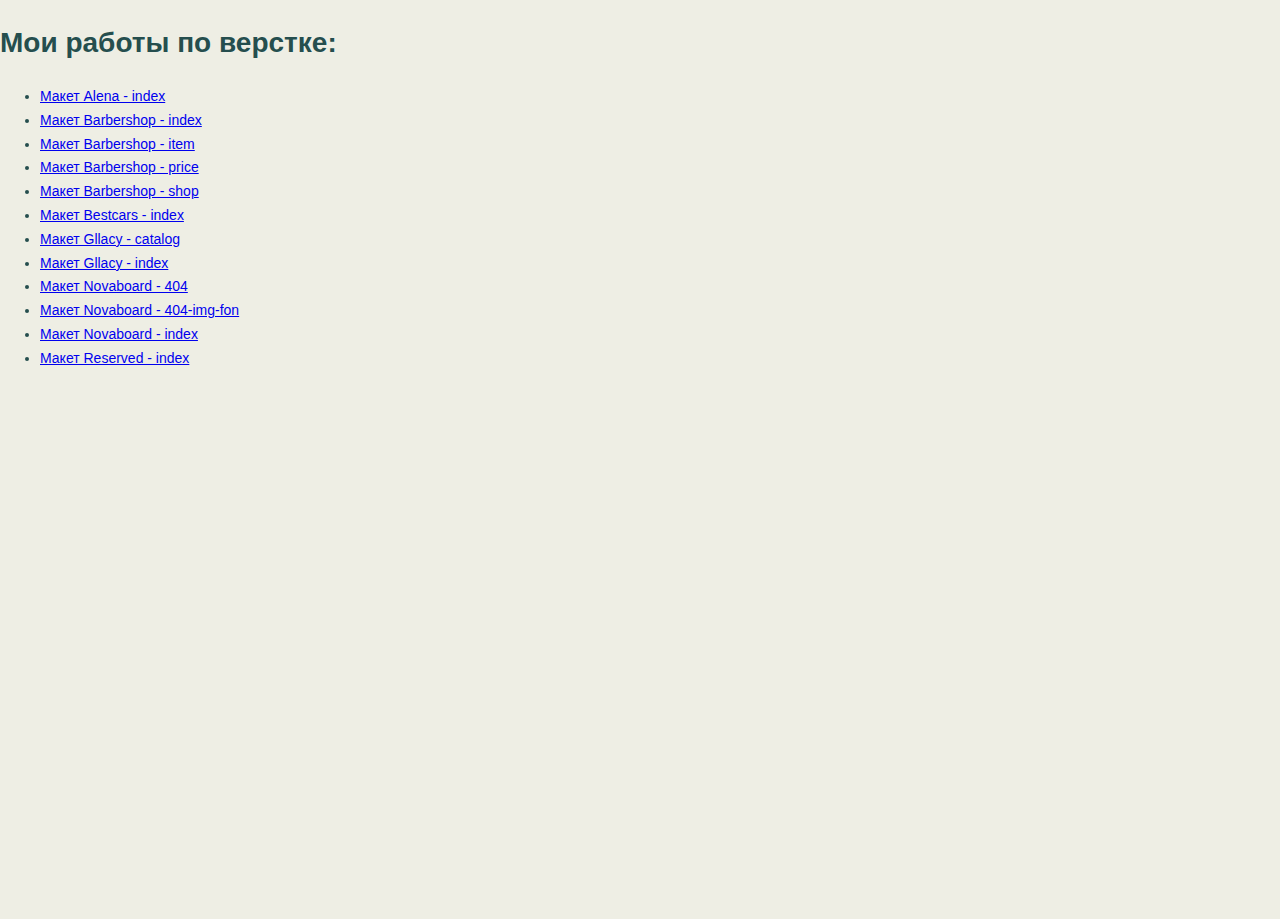
<file: index.html>
<!DOCTYPE html>
<html lang="ru-Ru" dir="ltr" class="no-js">

<head>
  <meta charset="utf-8">
  <meta http-equiv="X-UA-Compatible" content="IE=edge">
  <title>Главная</title>
  <meta name="format-detection" content="telephone=no">
  <meta name="format-detection" content="address=no">
  <meta name="HandheldFriendly" content="True">
  <meta name="MobileOptimized" content="320">
  <meta name="apple-mobile-web-app-capable" content="yes">
  <meta name="viewport" content="target-densitydpi=device-dpi">
  <meta name="viewport" content="width=device-width, minimum-scale=1.0, maximum-scale=1.0, user-scalable=no">
  <link rel="stylesheet" href="css/normalize.css">
  <link rel="stylesheet" href="css/style.css">
</head>

<body>
  <h1>Мои работы по верстке:</h1>
  <ul>
    <li><a href="layouts\alena\index.html">Макет Alena - index</a></li>
    <li><a href="layouts\barbershop\index.html">Макет Barbershop - index</a></li>
    <li><a href="layouts\barbershop\item.html">Макет Barbershop - item</a></li>
    <li><a href="layouts\barbershop\price.html">Макет Barbershop - price</a></li>
    <li><a href="layouts\barbershop\shop.html">Макет Barbershop - shop</a></li>
    <li><a href="layouts\bestcars\index.html">Макет Bestcars - index</a></li>
    <li><a href="layouts\gllacy\catalog.html">Макет Gllacy - catalog</a></li>
    <li><a href="layouts\gllacy\index.html">Макет Gllacy - index</a></li>
    <li><a href="layouts\novaboard\404.html">Макет Novaboard - 404</a></li>
    <li><a href="layouts\novaboard\404-img-fon.html">Макет Novaboard - 404-img-fon</a></li>
    <li><a href="layouts\novaboard\index.html">Макет Novaboard - index</a></li>
    <li><a href="layouts\reserved\index.html">Макет Reserved - index</a></li>
  </ul>
</body>

</html>
</file>
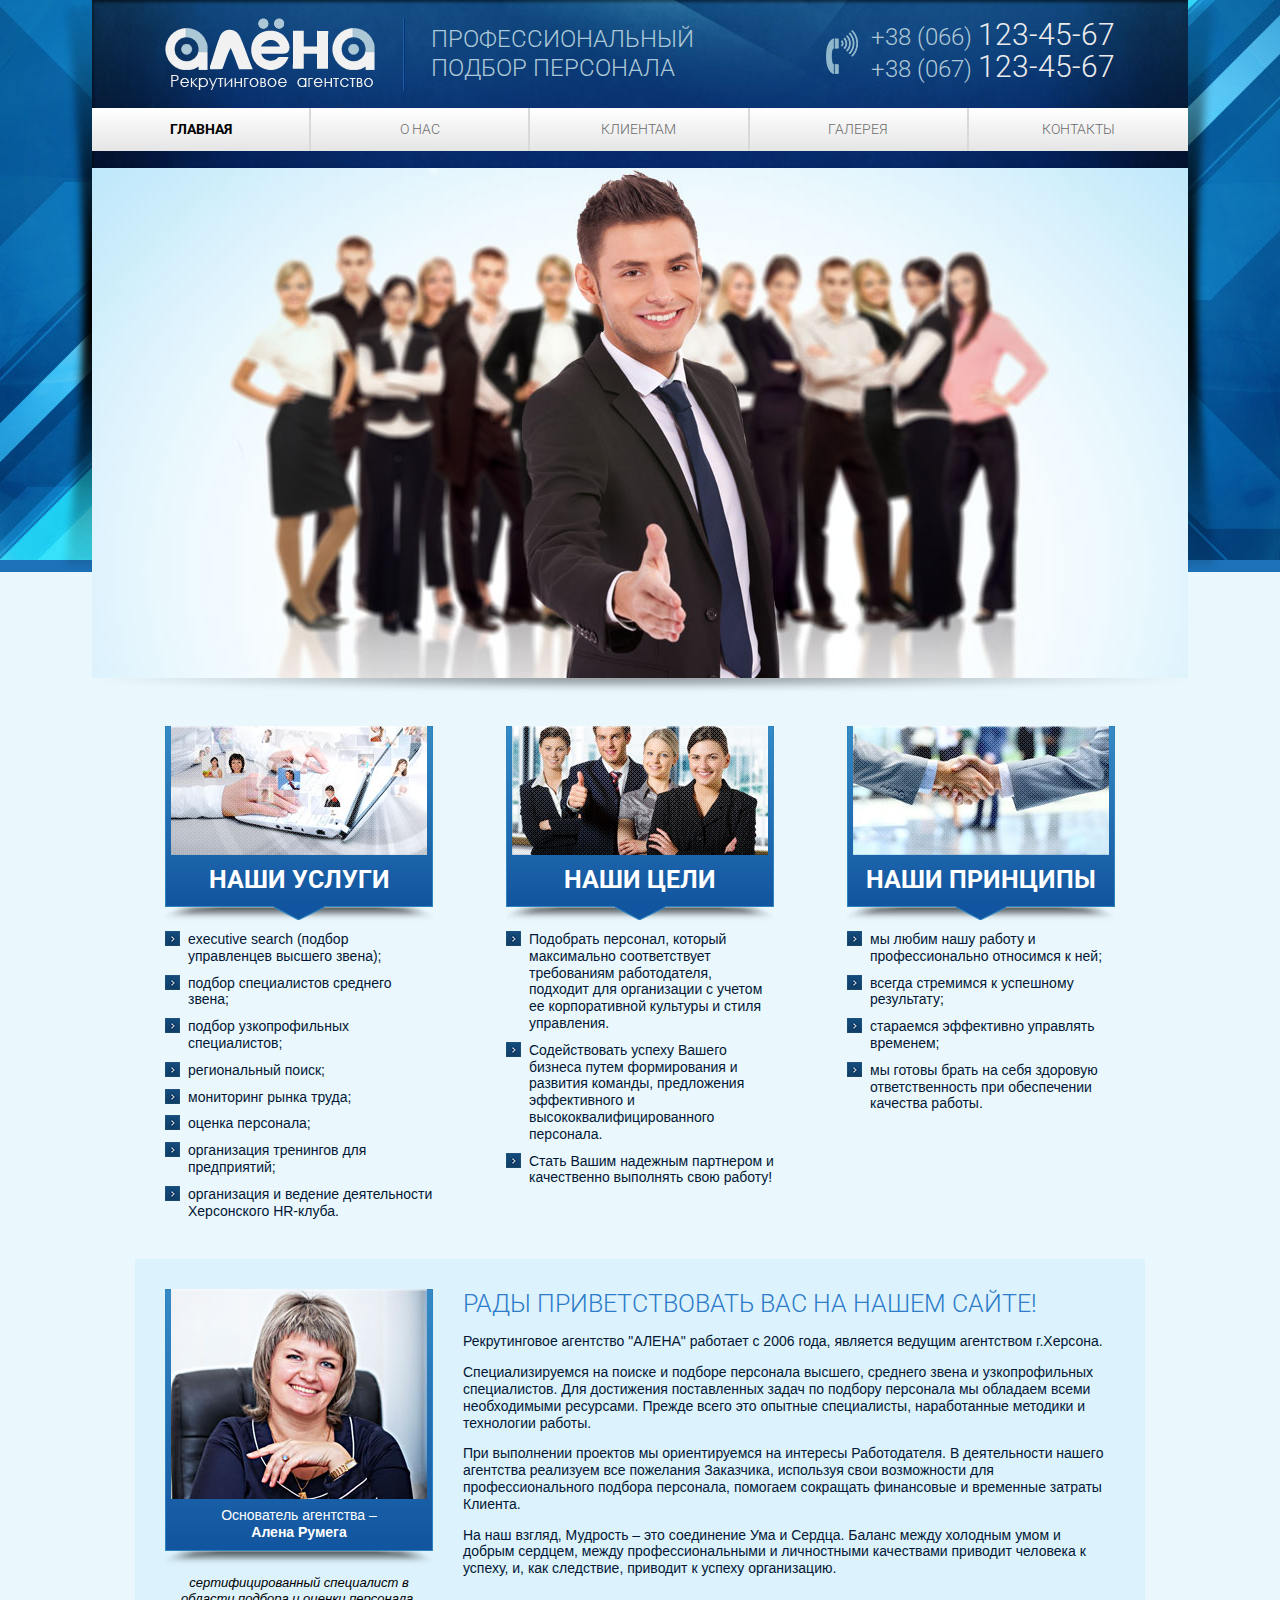
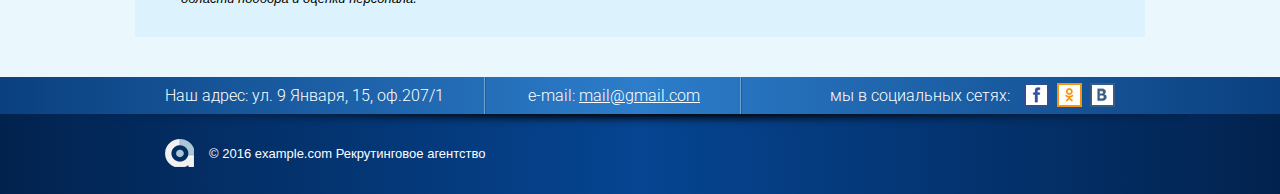
<file: layouts/alena/index.html>
<!DOCTYPE html>
<html lang="ru-RU" dir="ltr">

<head>
  <meta charset="utf-8">
  <title>Алёна - рекрутинговое агентство</title>
  <meta name="keywords" content="">
  <meta name="description" content="">
  <link href='https://fonts.googleapis.com/css?family=Roboto:300,400,700&subset=latin,cyrillic-ext' rel='stylesheet' type='text/css'>
  <link rel="stylesheet" href="css/normalize.css">
  <link rel="stylesheet" href="css/style.css">
</head>

<body>
  <header>
    <div class="wrapper">
      <div class="header-top">
        <div class="header-row clearfix">
          <div class="logo">
            <a href="/"><img src="img/logo-alena.png" width="210" height="72" alt="Алёна - рекрутинговое агентство"></a>
          </div>
          <div class="features">
            Профессиональный подбор персонала
          </div>
          <div class="contacts">
            <a href="tel:+380661234567">+38 (066) <span>123-45-67</span></a>
            <br>
            <a href="tel:+380671234567">+38 (067) <span>123-45-67</span></a>
          </div>
        </div>
        <nav class="navigation">
          <ul class="clearfix">
            <li class="active">
              <a href="#" disbaled><span>Главная</span></a>
            </li>
            <li>
              <a href="#"><span>О нас</span></a>
            </li>
            <li>
              <a href="#"><span>Клиентам</span></a>
            </li>
            <li>
              <a href="#"><span>Галерея</span></a>
            </li>
            <li>
              <a href="#"><span>Контакты</span></a>
            </li>
          </ul>
        </nav>
      </div>
      <div class="header-photo">
        <img src="img/header-photo.jpg" width="1096" height="510" alt="">
      </div>
    </div>
  </header>
  <main>
    <div class="wrapper">
      <div class="columns clearfix">
        <div class="column">
          <div class="header">
            <img src="img/content-photo1.jpg" width="256" height="129" alt="">
            <p>Наши услуги</p>
          </div>
          <ul>
            <li>executive search (подбор управленцев высшего звена);</li>
            <li>подбор специалистов среднего звена;</li>
            <li>подбор узкопрофильных специалистов;</li>
            <li>региональный поиск;</li>
            <li>мониторинг рынка труда;</li>
            <li>оценка персонала;</li>
            <li>организация тренингов для предприятий;</li>
            <li>организация и ведение деятельности Херсонского HR-клуба.</li>
          </ul>
        </div>
        <div class="column">
          <div class="header">
            <img src="img/content-photo2.jpg" width="256" height="129" alt="">
            <p>Наши цели</p>
          </div>
          <ul>
            <li>Подобрать персонал, который максимально соответствует требованиям работодателя, подходит для организации с учетом ее корпоративной культуры и стиля управления.</li>
            <li>Cодействовать успеху Вашего бизнеса путем формирования и развития команды, предложения эффективного и высококвалифицированного персонала.</li>
            <li>Стать Вашим надежным партнером и качественно выполнять свою работу!</li>
          </ul>
        </div>
        <div class="column">
          <div class="header">
            <img src="img/content-photo3.jpg" width="256" height="129" alt="">
            <p>Наши принципы</p>
          </div>
          <ul>
            <li>мы любим нашу работу и профессионально относимся к ней;</li>
            <li>всегда стремимся к успешному результату;</li>
            <li>стараемся эффективно управлять временем;</li>
            <li>мы готовы брать на себя здоровую ответственность при обеспечении качества работы.</li>
          </ul>
        </div>
      </div>
      <div class="welcome clearfix">
        <div class="left-column">
          <div class="header">
            <img src="img/alena-rumega.jpg" width="256" height="210" alt="">
            <p>Основатель агентства –
              <br><b>Алена Румега</b></p>
          </div>
          <div class="title">
            сертифицированный специалист в области подбора и оценки персонала.
          </div>
        </div>
        <div class="right-column">
          <h2>Рады приветствовать вас на нашем сайте!</h2>
          <p>Рекрутинговое агентство "АЛЕНА" работает с 2006 года, является ведущим агентством г.Херсона.</p>
          <p>Специализируемся на поиске и подборе персонала высшего, среднего звена и узкопрофильных специалистов. Для достижения поставленных задач по подбору персонала мы обладаем всеми необходимыми ресурсами. Прежде всего это опытные специалисты, наработанные методики и технологии работы.</p>
          <p>При выполнении проектов мы ориентируемся на интересы Работодателя. В деятельности нашего агентства реализуем все пожелания Заказчика, используя свои возможности для профессионального подбора персонала, помогаем сокращать финансовые и временные затраты Клиента.</p>
          <p>На наш взгляд, Мудрость – это соединение Ума и Сердца. Баланс между холодным умом и добрым сердцем, между профессиональными и личностными качествами приводит человека к успеху, и, как следствие, приводит к успеху организацию.</p>
        </div>
      </div>
    </div>
  </main>
  <footer>
    <div class="gradient-top">
      <div class="wrapper-footer contacts clearfix">
        <div class="address">Наш адрес: ул. 9 Января, 15, оф.207/1
        </div>
        <div class="email">е-mail: <a href="mailto:mail@gmail.com">mail@gmail.com</a>
        </div>
        <div class="social">
          мы в социальных сетях:
          <a class="soc f" href="#">Facebook</a>
          <a class="soc ok" href="#">Одноклассники</a>
          <a class="soc vk" href="#">Вконтакте</a>
        </div>
      </div>
    </div>
    <div class="gradient-bottom">
      <div class="wrapper-footer about clearfix">
        <div class="copyright">© 2016 example.com Рекрутинговое агентство
        </div>
      </div>
    </div>
  </footer>
</body>

</html>
</file>
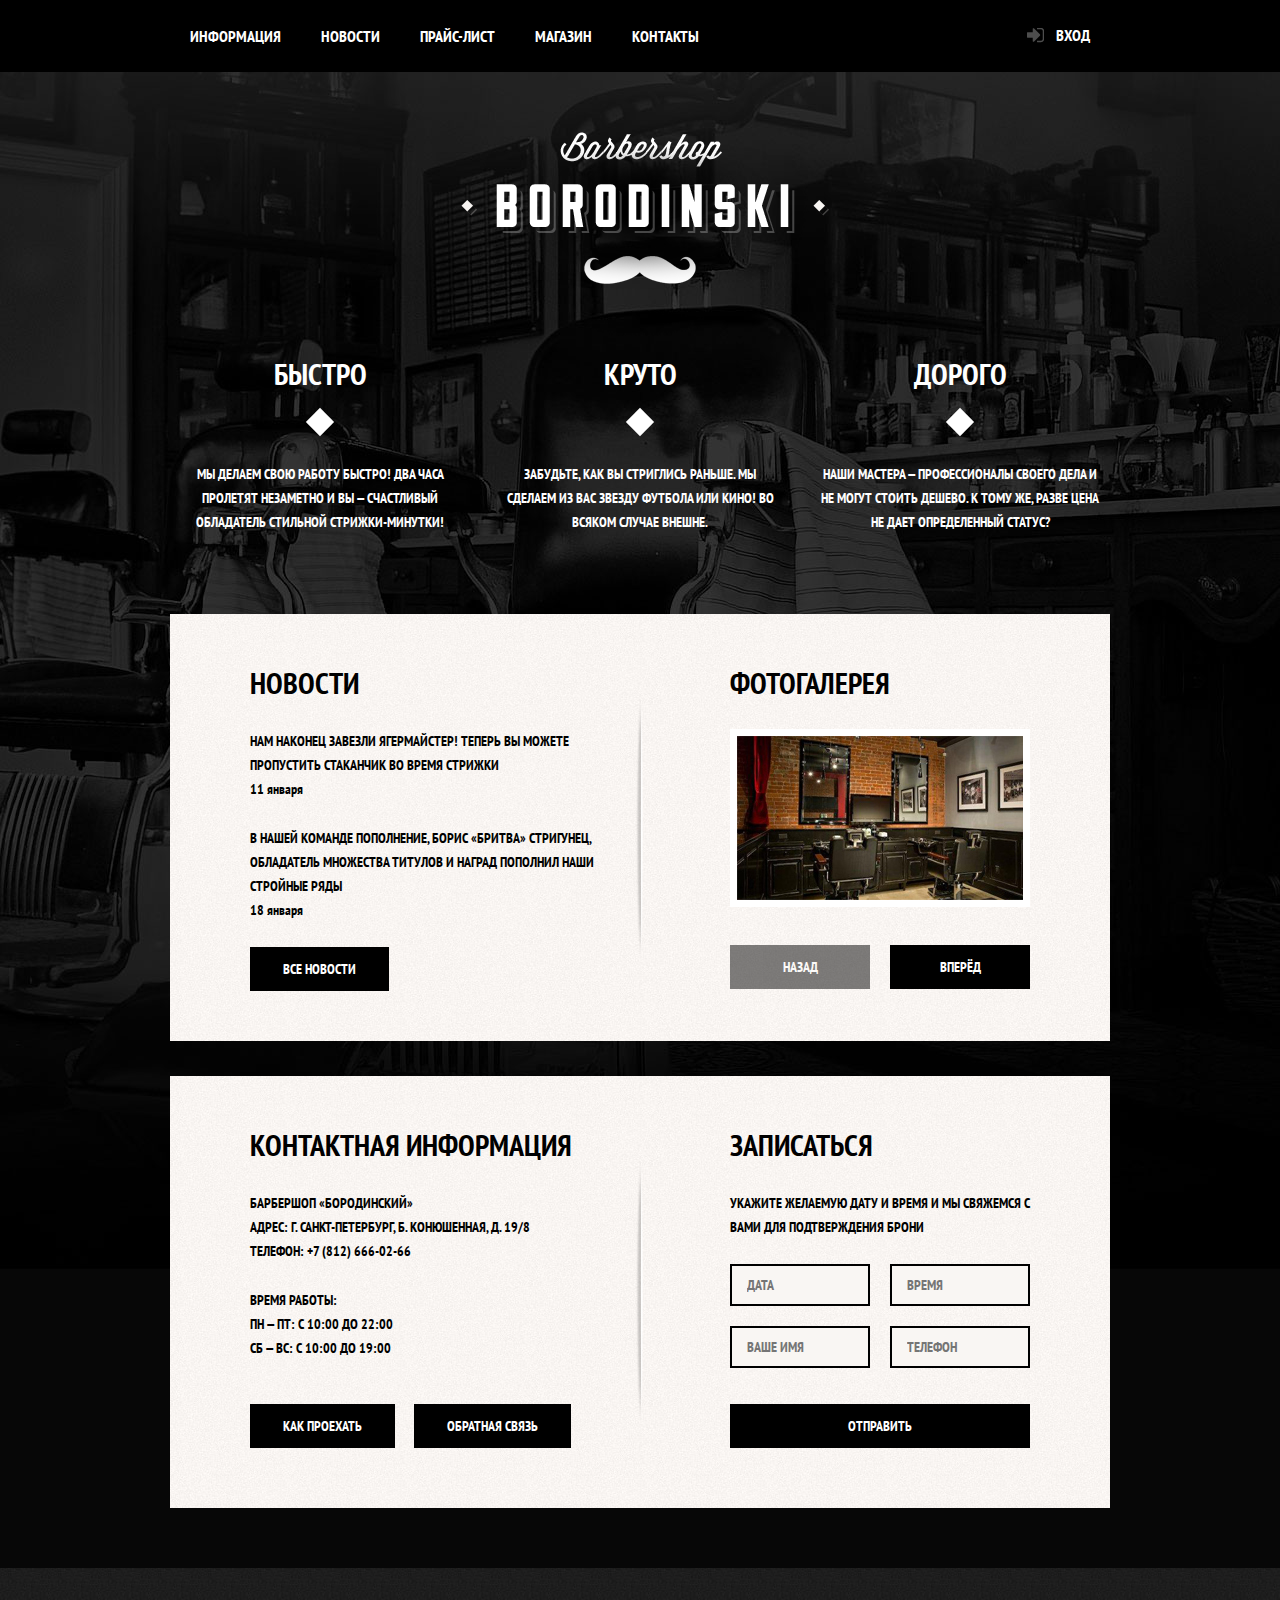
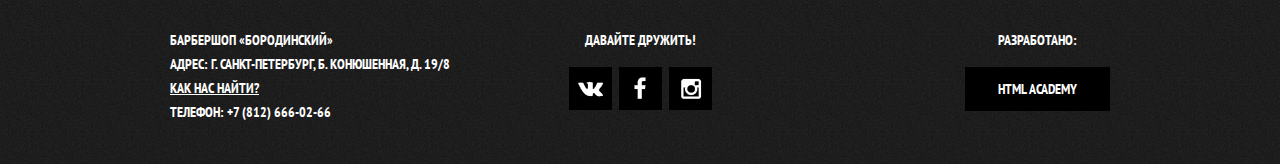
<file: layouts/barbershop/index.html>
<!DOCTYPE html>
<html lang="ru">
<head>
  <meta charset="utf-8">
  <title>Барбершоп «Бородинский»</title>
  <meta name="keywords" content="">
  <meta name="description" content="">
  <link rel="stylesheet" href="https://fonts.googleapis.com/css?family=PT+Sans+Narrow:400,700&amp;subset=latin,cyrillic">
  <link rel="stylesheet" href="css/normalize.css">
  <link rel="stylesheet" href="css/style.css">
</head>
<body class="index-body">
  <header class="main-header">
    <div class="container clearfix">
      <nav class="main-navigation">
        <ul>
          <li>
            <a href="#">Информация</a>
          </li>
          <li>
            <a href="#">Новости</a>
          </li>
          <li>
            <a href="price.html">Прайс-лист</a>
          </li>
          <li>
            <a href="shop.html">Магазин</a>
          </li>
          <li>
            <a href="#">Контакты</a>
          </li>
        </ul>
      </nav>
      <div class="user-block">
        <a class="login" href="#">Вход</a>
      </div>
    </div>
  </header>
  <main class="container">
    <div class="index-logo">
      <img src="img/index-logo.png" width="368" height="204" alt="Барбершоп «Бородинский»">
    </div>
    <section class="features clearfix">
      <div class="features-item">
        <b class="features-name">Быстро</b>
        <p>Мы делаем свою работу быстро! Два часа пролетят незаметно и вы — счастливый обладатель стильной стрижки-минутки!</p>
      </div>
      <div class="features-item">
        <b class="features-name">Круто</b>
        <p>Забудьте, как вы стриглись раньше. Мы сделаем из вас звезду футбола или кино! Во всяком случае внешне.</p>
      </div>
      <div class="features-item">
        <b class="features-name">Дорого</b>
        <p>Наши мастера — профессионалы своего дела и не могут стоить дешево. К тому же, разве цена не дает определенный статус?</p>
      </div>
    </section>
    <div class="index-content clearfix">
      <div class="index-content-left">
        <h2 class="index-content-title">Новости</h2>
        <ul class="news-preview">
          <li>
            <p>Нам наконец завезли Ягермайстер! Теперь вы можете пропустить стаканчик во время стрижки</p>
            <time datetime="2016-01-11">11 января</time>
          </li>
          <li>
            <p>В нашей команде пополнение, Борис «Бритва» Стригунец, обладатель множества титулов и наград пополнил наши стройные ряды</p>
            <time datetime="2016-01-18">18 января</time>
          </li>
        </ul>
        <a class="btn" href="#">Все новости</a>
      </div>
      <div class="index-content-right">
        <h2 class="index-content-title">Фотогалерея</h2>
        <div class="gallery">
          <figure class="gallery-content">
            <img src="img/gallery-photo.jpg" width="286" height="164" alt="">
          </figure>
          <button class="btn gallery-prev" disabled>Назад</button>
          <button class="btn gallery-next">Вперёд</button>
        </div>
      </div>
    </div>
    <div class="index-content bottom-block clearfix">
      <div class="index-content-left">
        <h2 class="index-content-title">Контактная информация</h2>
        <p>
          Барбершоп «Бородинский»<br>
          Адрес: г. Санкт-Петербург, Б. Конюшенная, д. 19/8<br>
          Телефон: +7 (812) 666-02-66
        </p>
        <p class="work">
          Время работы:<br>
          пн — пт: с 10:00 до 22:00<br>
          сб — вс: с 10:00 до 19:00
        </p>
        <a class="btn js-open-map" href="#">Как проехать</a>
        <a class="btn" href="#">Обратная связь</a>
      </div>
      <div class="index-content-right">
        <h2 class="index-content-title">Записаться</h2>
        <p>Укажите желаемую дату и время и мы свяжемся с вами для подтверждения брони</p>
        <form class="appointment-form" action="https://echo.htmlacademy.ru" method="post">
          <input type="text" name="date" value="" placeholder="Дата">
          <input type="text" name="time" value="" placeholder="Время">
          <input type="text" name="name" value="" placeholder="Ваше имя">
          <input type="tel" name="phone" value="" placeholder="Телефон">
          <button class="btn" type="submit">Отправить</button>
        </form>
      </div>
    </div>
  </main>
  <footer class="main-footer">
    <div class="container clearfix">
      <section class="footer-contacts">
        Барбершоп «Бородинский»<br>
        Адрес: г. Санкт-Петербург, Б. Конюшенная, д. 19/8<br>
        <a href="#">Как нас найти?</a><br>
        Телефон: +7 (812) 666-02-66
      </section>
      <section class="footer-social">
        <p>Давайте дружить!</p>
        <a class="social-btn social-btn-vk" href="#">Вконтакте</a>
        <a class="social-btn social-btn-fb" href="#">Фейсбук</a>
        <a class="social-btn social-btn-inst" href="#">Инстаграм</a>
      </section>
      <section class="footer-copyright">
        <p>Разработано:</p>
        <a class="btn" href="https://htmlacademy.ru">HTML Academy</a>
      </section>
    </div>
  </footer>
  <div class="modal-content">
    <button class="modal-content-close" type="button" title="Закрыть">Закрыть</button>
    <h2 class="modal-content-title">Личный кабинет</h2>
    <p>Введите свой логин и пароль.</p>
    <form class="login-form" action="https://echo.htmlacademy.ru" method="post">
      <input class="icon-user" type="text" name="login" placeholder="Логин">
      <input class="icon-password" type="password"  name="password" placeholder="Пароль">
      <label class="login-checkbox">
        <input type="checkbox" name="remember">
        <span class="checkbox-indicator"></span>
        Запомните меня
      </label>
      <a class="restore" href="#">Я забыл пароль!</a>
      <button class="btn" type="submit">Войти</button>
    </form>
  </div>
  <div class="modal-content-map">
    <button class="modal-content-close" type="button" title="Закрыть">Закрыть</button>
    <iframe src="https://www.google.com/maps/embed?pb=!1m18!1m12!1m3!1d1998.6037999040354!2d30.322010416394033!3d59.938716271971415!2m3!1f0!2f0!3f0!3m2!1i1024!2i768!4f13.1!3m3!1m2!1s0x4696310fca5ba729%3A0xea9c53d4493c879f!2sBolshaya+Konyushennaya+ul.%2C+19%2C+Sankt-Peterburg%2C+Russia%2C+191186!5e0!3m2!1sen!2s!4v1441888483426" width="766" height="561" frameborder="0" style="border:0" allowfullscreen></iframe>    
  </div>
  <script src="js/script.js"></script>
</body>
</html>
</file>
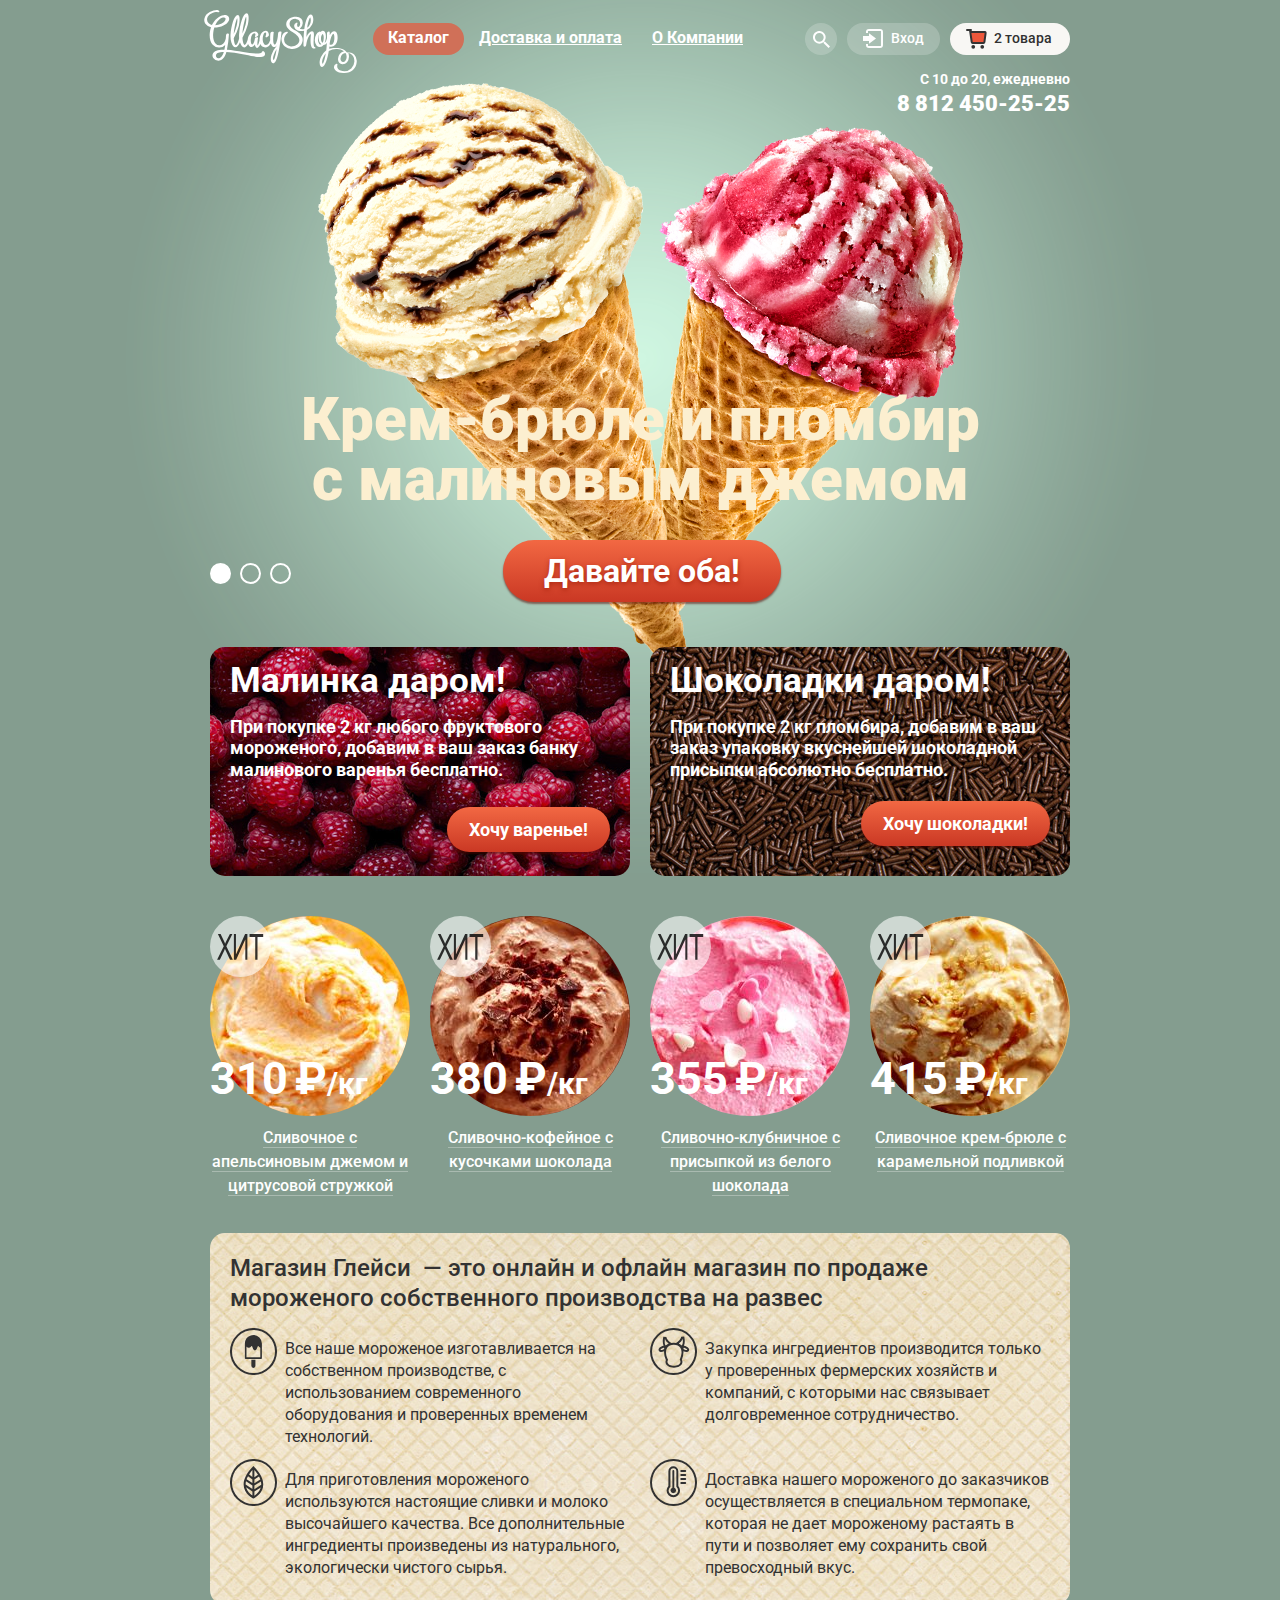
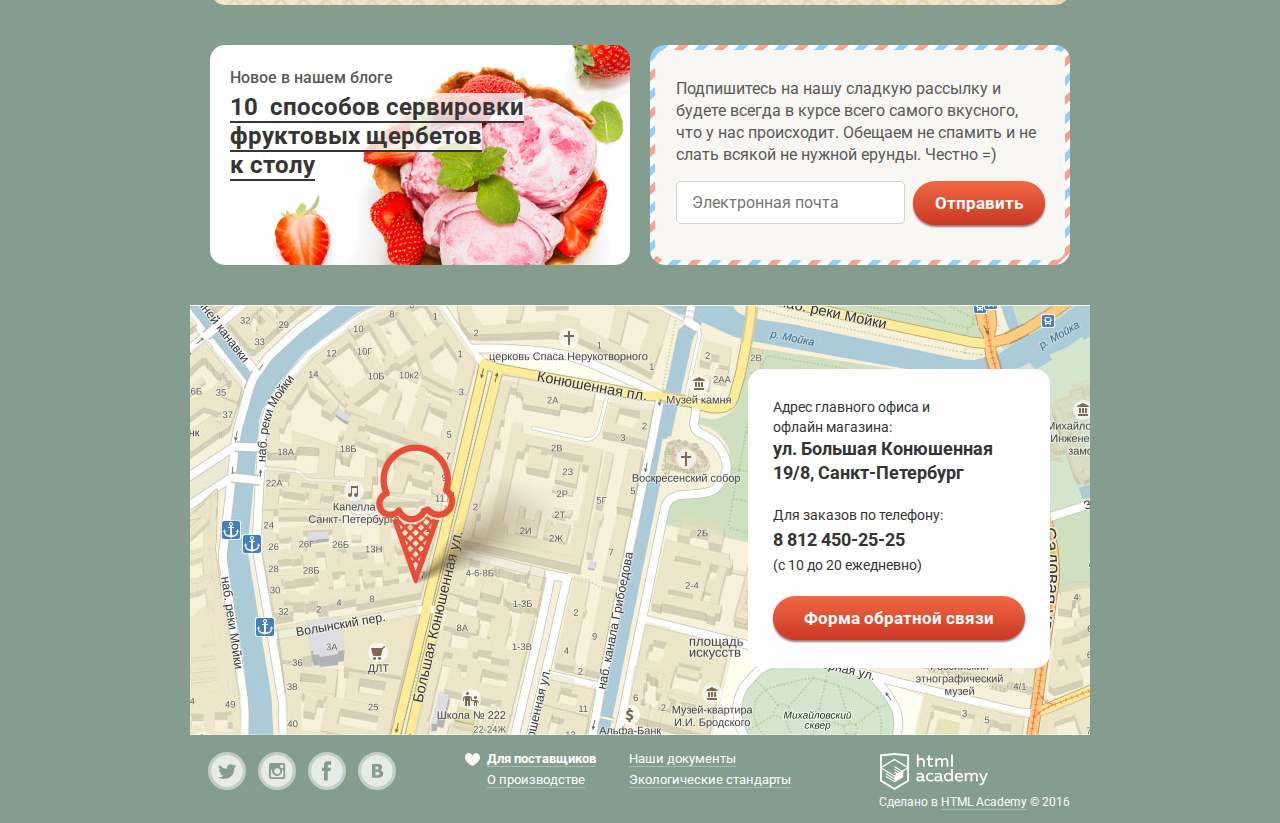
<file: layouts/gllacy/index.html>
<!DOCTYPE html>
<html lang="ru">
<head>
  <meta charset="utf-8">
  <title>Глейси</title>
  <meta name="keywords" content="">
  <meta name="description" content="">
  <link rel="stylesheet" href="https://fonts.googleapis.com/css?family=Roboto:300,400,500,700,900&amp;subset=latin,cyrillic-ext">
  <link rel="stylesheet" href="css/normalize.min.css">
  <link rel="stylesheet" href="css/style.min.css">
</head>
<body>
  <input type="radio" id="slide-1" name="toggle" checked>
  <input type="radio" id="slide-2" name="toggle">
  <input type="radio" id="slide-3" name="toggle">
  <div class="overlay">
    <div class="header-feedback">
      <h2>Мы обязательно вам ответим!</h2>
      <form action="#" method="post" name="feedback-form">
        <div class="for-label">
          <input class="field-name field-input" type="text" name="feedback-name" id="id-feedback-name" placeholder="Как вас зовут?">
          <label for="id-feedback-name">Как вас зовут?</label>
        </div>
        <div class="for-label">
          <input class="field-email field-input" type="email" name="feedback-email" id="id-feedback-email" placeholder="Ваша почта для ответа?">
          <label for="id-feedback-email">Ваша почта для ответа?</label>
        </div>
        <div class="for-label">
          <textarea class="field-input" id="id-feedback-textarea" placeholder="Напишите что-нибудь..."></textarea>
          <label for="id-feedback-textarea">Напишите что-нибудь...</label>
        </div>
        <button class="feedback-btn button-a" type="submit" name="feedback-submit">Отправить</button>
      </form>
      <button type="button" class="header-feedback-close">Закрыть</button>
    </div>
  </div>
  <div class="wrapper">
    <div class="container">
      <header class="clearfix">
        <img class="logo" src="img/logo.svg" width="153" height="63" alt="Глейси">
        <ul class="main-navigation">
          <li class="current">
            <a href="#">Каталог</a>
            <ul class="sub-menu">
              <li><a href="#">Новинки</a></li>
              <li><a href="catalog.html">Сливочное</a></li>
              <li class="current"><a href="#">Щербеты</a></li>
              <li><a href="#">Фруктовый лед</a></li>
              <li><a href="#">Мелорин</a></li>
            </ul>
          </li>
          <li>
            <a href="#">Доставка и оплата</a>
          </li>
          <li>
            <a href="#">О Компании</a>
          </li>
        </ul>
        <div class="basket-block">
          <!-- <a class="basket empty" href="#">Пусто</a> -->
          <a class="basket full" href="#">2 товара</a>
          <div class="basket-hover">
            <div class="basket-items">
              <div class="basket-item">
                <div class="cross cell"><a href="#"></a></div>
                <div class="image cell"><img src="img/ice-1.jpg" width="33" height="33" alt=""></div>
                <div class="description cell">Пломбир с апельсиновым джемом</div>
                <div class="price cell">1,5 кг <span>х 200 руб</span></div>
                <div class="total cell">300 руб</div>
              </div>
              <div class="basket-item">
                <div class="cross cell"><a href="#"></a></div>
                <div class="image cell"><img src="img/ice-3.jpg" width="33" height="33" alt=""></div>
                <div class="description cell">Клубничный пломбир с присыпкой из белого шоколада</div>
                <div class="price cell">1,5 кг <span>х 300 руб</span></div>
                <div class="total cell">450 руб</div>
              </div>
            </div>
            <div class="total">Итого: 750 руб.</div>
            <a class="basket-btn button-a" href="#">Оформить заказ</a>
          </div>
        </div>
        <div class="login-block">
          <a class="login" href="#">Вход</a>
          <form action="#" method="post" name="form-login">
            <div class="for-label">
              <input class="field-input-menu" type="email" name="login-email" id="id-login-email" placeholder="Электронная почта">
              <label for="id-login-email">Электронная почта</label>
            </div>
            <div class="for-label">
              <input class="field-input-menu class-login-password" type="password" name="login-password" id="id-login-password" placeholder="Пароль">
              <label for="id-login-password">Пароль</label>
            </div>
            <button class="button-a" type="submit" name="login-submit">Войти</button>
            <a class="black-a" href="#">Забыли пароль</a>
            <a class="black-a" href="#">Новая регистрация</a>
          </form>
        </div>
        <div class="search-block">
          <a class="search" href="#">Поиск</a>
          <form action="#" method="post">
            <div class="for-label">
              <input class="field-input-menu" type="text" name="search" id="id-search" placeholder="Что ищем?">
              <label for="id-search">Что ищем?</label>
            </div>
          </form>
        </div>
        <div class="header-phones">
          С 10 до 20, ежедневно<br>
          <span>8 812 450-25-25</span>
        </div>
      </header>
      <main>
        <div class="slider">
          <div class="controls">
            <label for="slide-1"></label>
            <label for="slide-2"></label>
            <label for="slide-3"></label>
          </div>
          <div class="slides">
            <!-- долго ломал голову: как сделать правильный перенос строк, были варианты: 1) испольвать br 2) ограничивать ширину h1 - посчитал не практично 3) используем в HTML неразрыврый пробел - как по мне гениально! -->
            <div class="slide">
              <h1>Крем-брюле и пломбир с&nbsp;малиновым&nbsp;джемом</h1>
              <a class="button-a" href="#slide-1">Давайте оба!</a>
            </div>
            <div class="slide">
              <h1>Шоколадный пломбир и&nbsp;лимонный&nbsp;сорбет</h1>
              <a class="button-a" href="#slide-2">Давайте оба!</a>
            </div>
            <div class="slide">
              <h1>Пломбир с помадкой и&nbsp;клубничный&nbsp;щербет</h1>
              <a class="button-a" href="#slide-3">Давайте оба!</a>
            </div>
          </div>
        </div>
        <div class="clearfix">
          <div class="banner left">
            <h2>Малинка даром!</h2>
            <p>При покупке 2 кг любого фруктового мороженого, добавим в ваш заказ банку малинового варенья бесплатно.</p>
            <a href="#" class="banner-btn-left button-a">Хочу варенье!</a>
          </div>
          <div class="banner right">
            <h2>Шоколадки даром!</h2>
            <p>При покупке 2 кг пломбира, добавим в ваш заказ упаковку вкуснейшей шоколадной присыпки  абсолютно бесплатно.</p>
            <a href="#" class="banner-btn-right button-a">Хочу шоколадки!</a>
          </div>
        </div>
        <div class="items">
          <section class="item">
            <div class="item-photo hit">
              <img src="img/ice-1.jpg" width="200" height="200" alt="">
              <div class="item-price">310<span> </span>&#8381;<span>/кг</span></div>
            </div>
            <a class="description white-a" href="#">Сливочное с апельсиновым джемом и цитрусовой стружкой</a>
            <a class="item-btn button-a" href="#">Быстрый просмотр</a>
          </section>

          <section class="item">
            <div class="item-photo hit">
              <img src="img/ice-2.jpg" width="200" height="200" alt="">
              <div class="item-price">380<span> </span>&#8381;<span>/кг</span></div>
            </div>
            <a class="description white-a" href="#">Сливочно-кофейное с кусочками шоколада</a>
            <a class="item-btn button-a" href="#">Быстрый просмотр</a>
          </section>

          <section class="item">
            <div class="item-photo hit">
              <img src="img/ice-3.jpg" width="200" height="200" alt="">
              <div class="item-price">355<span> </span>&#8381;<span>/кг</span></div>
            </div>
            <a class="description white-a" href="#">Сливочно-клубничное с присыпкой из белого шоколада</a>
            <a class="item-btn button-a" href="#">Быстрый просмотр</a>
          </section>

          <section class="item">
            <div class="item-photo hit">
              <img src="img/ice-4.jpg" width="200" height="200" alt="">
              <div class="item-price">415<span> </span>&#8381;<span>/кг</span></div>
            </div>
            <a class="description white-a" href="#">Сливочное крем-брюле с карамельной подливкой</a>
            <a class="item-btn button-a" href="#">Быстрый просмотр</a>
          </section>
        </div>
        <div class="advertising">
          <!-- в макете 2 (два) пробела, решил тут тоже должно быть так, чтобы при проверке PixelPerfect было совпадение -->
          <h2>Магазин Глейси &nbsp;— это онлайн и офлайн магазин по продаже мороженого собственного производства на развес</h2>
          <p class="icon-ice">Все наше мороженое изготавливается на собственном производстве, с использованием современного оборудования и проверенных временем технологий.</p>
          <p class="icon-cow">Закупка ингредиентов  производится только у проверенных фермерских хозяйств и компаний, с которыми нас связывает долговременное сотрудничество.</p>
          <p class="icon-leaves">Для приготовления мороженого используются настоящие сливки и молоко высочайшего качества. Все дополнительные ингредиенты произведены из натурального, экологически чистого сырья.</p>
          <p class="icon-thermometer">Доставка нашего мороженого до заказчиков осуществляется в специальном термопаке, которая не дает мороженому растаять в пути и позволяет ему сохранить свой превосходный вкус.</p>
        </div>
        <div class="clearfix">
          <div class="news">
            <p>Новое в нашем блоге</p>
            <!-- я использовал br осмысленно, ограничивать шиирну в css для формирования переносов не хочу. Вдруг завтра нужно будет убрать перенос строк? -->
            <!-- в макете 2 (два) пробела, решил тут тоже должно быть так, чтобы при проверке PixelPerfect было совпадение -->
            <a href="#"><span>10 &nbsp;способов сервировки<br>фруктовых щербетов<br>к столу</span></a>
          </div>
          <div class="delivery">
            <p>Подпишитесь на нашу сладкую рассылку и будете всегда в курсе всего самого вкусного, что у нас происходит. Обещаем не спамить и не слать всякой не нужной ерунды. Честно =)</p>
            <form action="#" method="post">
              <div class="for-label">
              <input class="field-input" type="email" name="delivery-email" id="id-delivery-email" placeholder="Электронная почта" required>
                <label for="id-delivery-email">Электронная почта</label>
              </div>
              <button class="button-a" type="submit" name="delivery-submit">Отправить</button>
            </form>
          </div>
        </div>
      </main>
    </div> <!-- container -->     
    <div class="map">
      <div class="map-google">
        <iframe src="https://www.google.com/maps/embed?pb=!1m18!1m12!1m3!1d1998.5989424123993!2d30.320894616108887!3d59.9387968690479!2m3!1f0!2f0!3f0!3m2!1i1024!2i768!4f13.1!3m3!1m2!1s0x4696310fca5ba729%3A0xea9c53d4493c879f!2z0JHQvtC70YzRiNCw0Y8g0JrQvtC90Y7RiNC10L3QvdCw0Y8g0YPQuy4sIDE5LCDQodCw0L3QutGCLdCf0LXRgtC10YDQsdGD0YDQsywg0KDQvtGB0YHQuNGPLCAxOTExODY!5e0!3m2!1sru!2sua!4v1455128324019" width="100%" height="100%" frameborder="0" style="border:0" allowfullscreen></iframe>
      </div>
      <div class="container">
        <div class="map-feedback">
          <p>Адрес главного офиса и офлайн&nbsp;магазина:<br>
            <span>ул. Большая Конюшенная 19/8, Санкт-Петербург</span>
          </p>
          <p>Для заказов по телефону:<br>
            <span>8 812 450-25-25</span><br>
            (с 10 до 20 ежедневно)
          </p>
          <!-- да, я считаю что это ссылка - если javascript не работает, то ведет не отдельную страницу с формой-->
          <a class="button-a button-feedback" href="#">Форма обратной связи</a>
        </div>
      </div>
    </div> <!-- map -->
    <div class="container">
      <footer class="clearfix">
        <section class="social">
          <a class="social-btn social-btn-tw" href="#">Твиттер</a>
          <a class="social-btn social-btn-inst" href="#">Инстаграм</a>
          <a class="social-btn social-btn-fb" href="#">Фейсбук</a>
          <a class="social-btn social-btn-vk" href="#">Вконтакте</a>
        </section>
        <ul class="navigation">
          <li><a class="white-a" href="#">Для поставщиков</a></li>
          <li><a class="white-a" href="#">Наши документы</a></li>
          <li><a class="white-a" href="#">О производстве</a></li>
          <li><a class="white-a" href="#">Экологические стандарты</a></li>
        </ul>
        <section class="copyright">
          <a class="copyright-a white-a" href="https://htmlacademy.ru">Сделано в <span>HTML Academy</span> © 2016</a>
        </section>
      </footer>
    </div> <!-- container -->
  </div> <!-- wrapper -->
  <script src="js/script.min.js"></script>
</body>
</html>
</file>
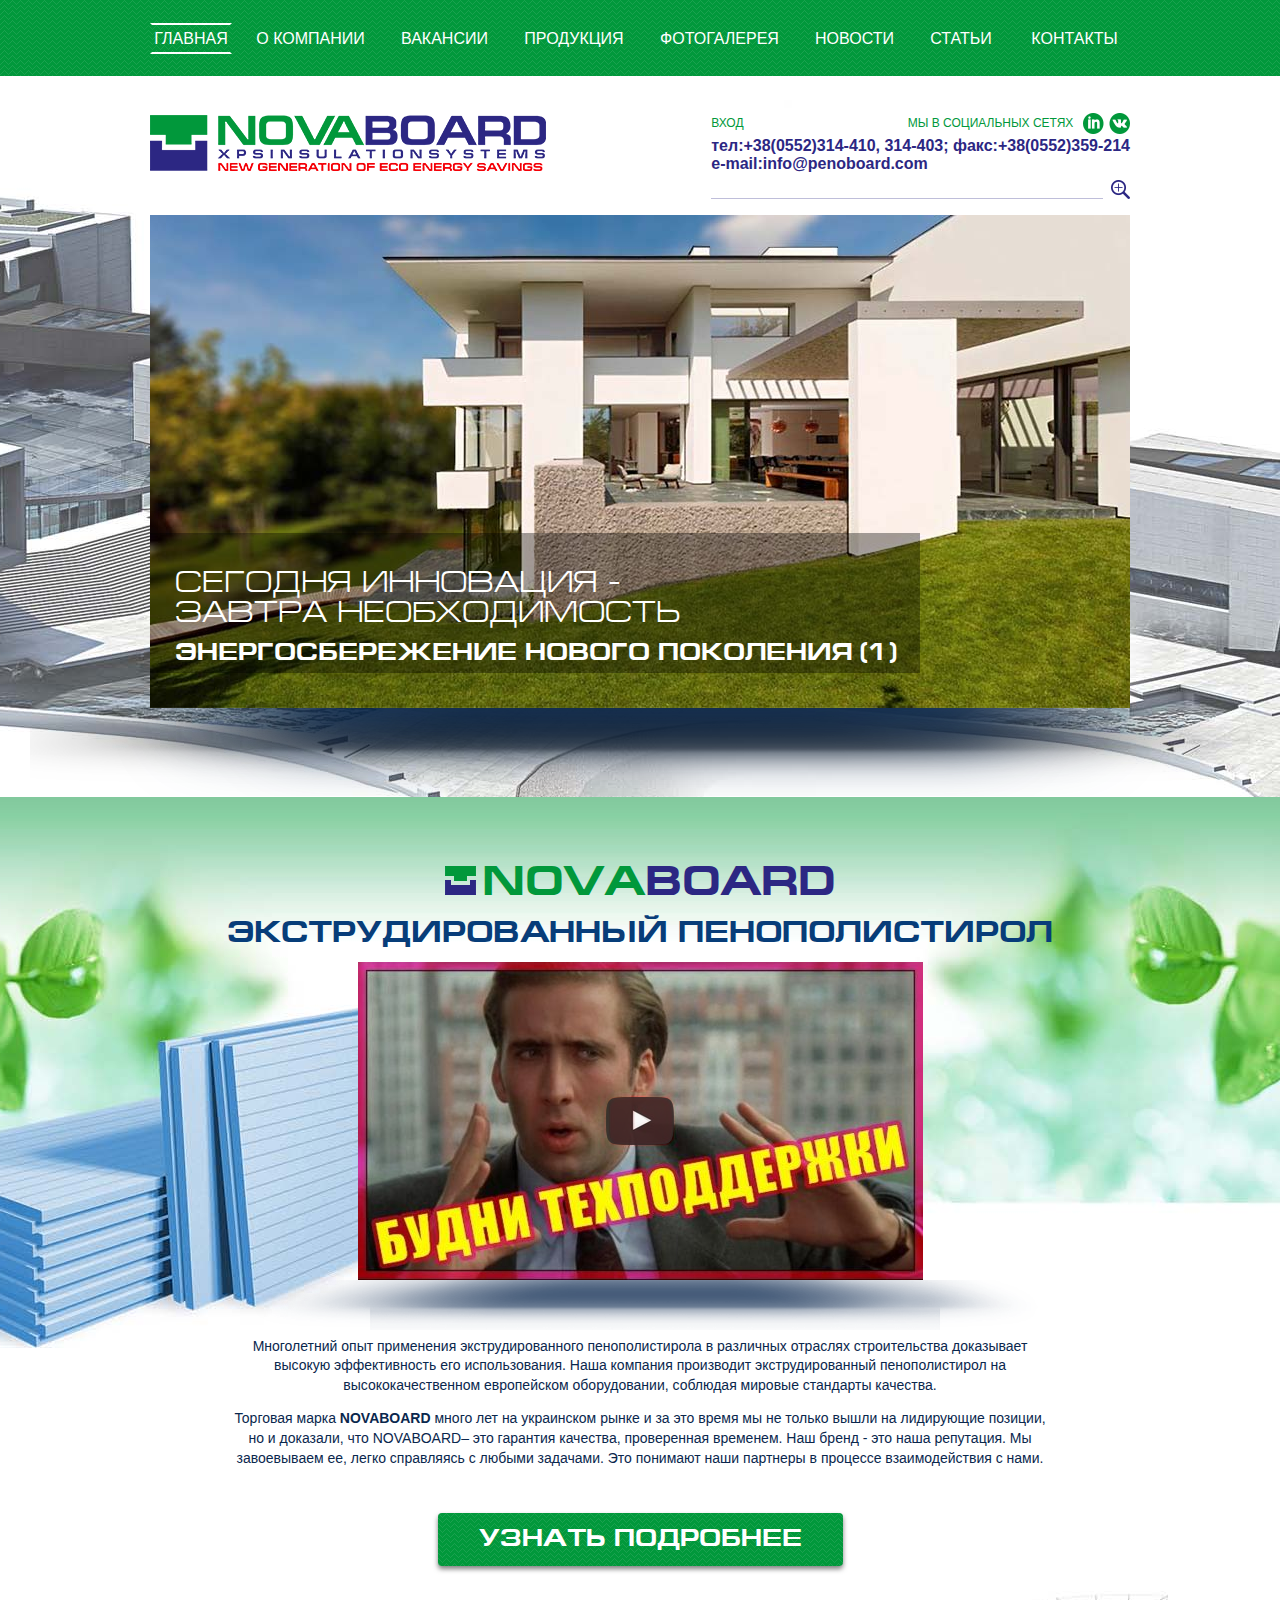
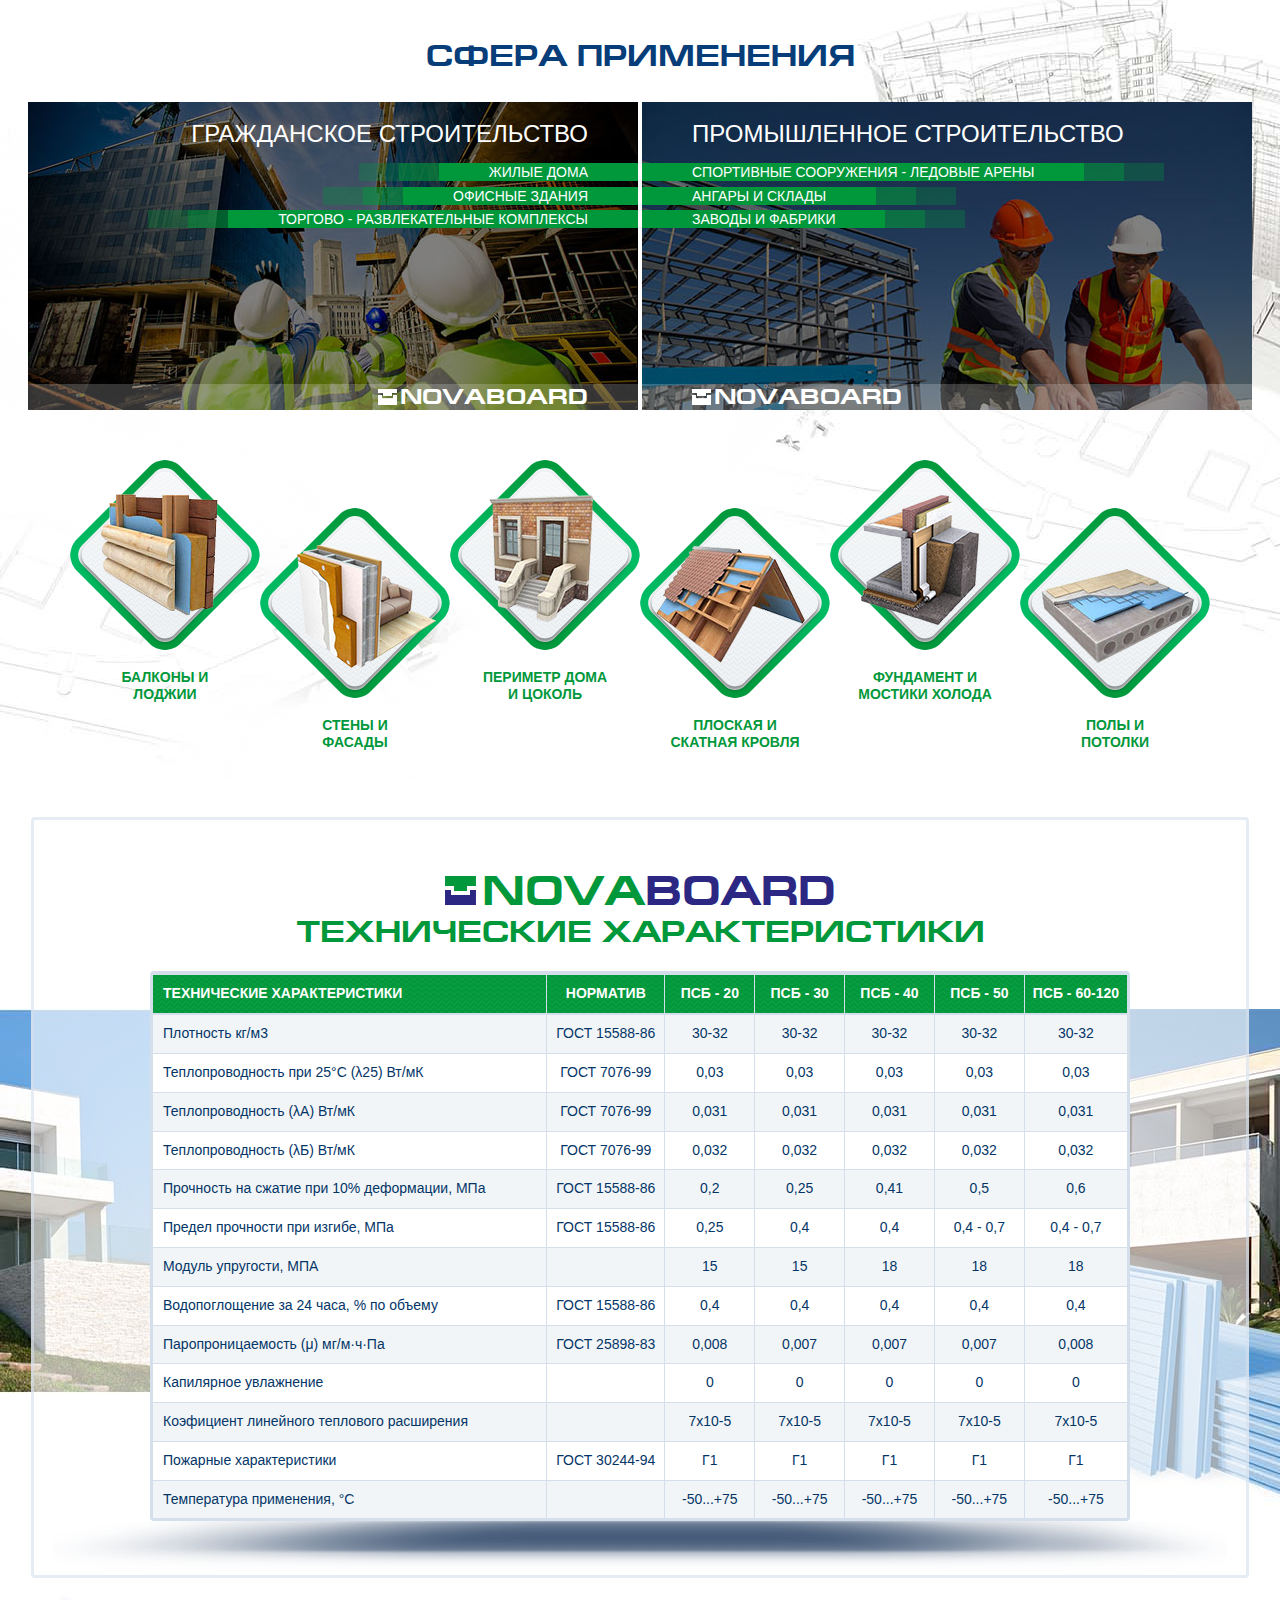
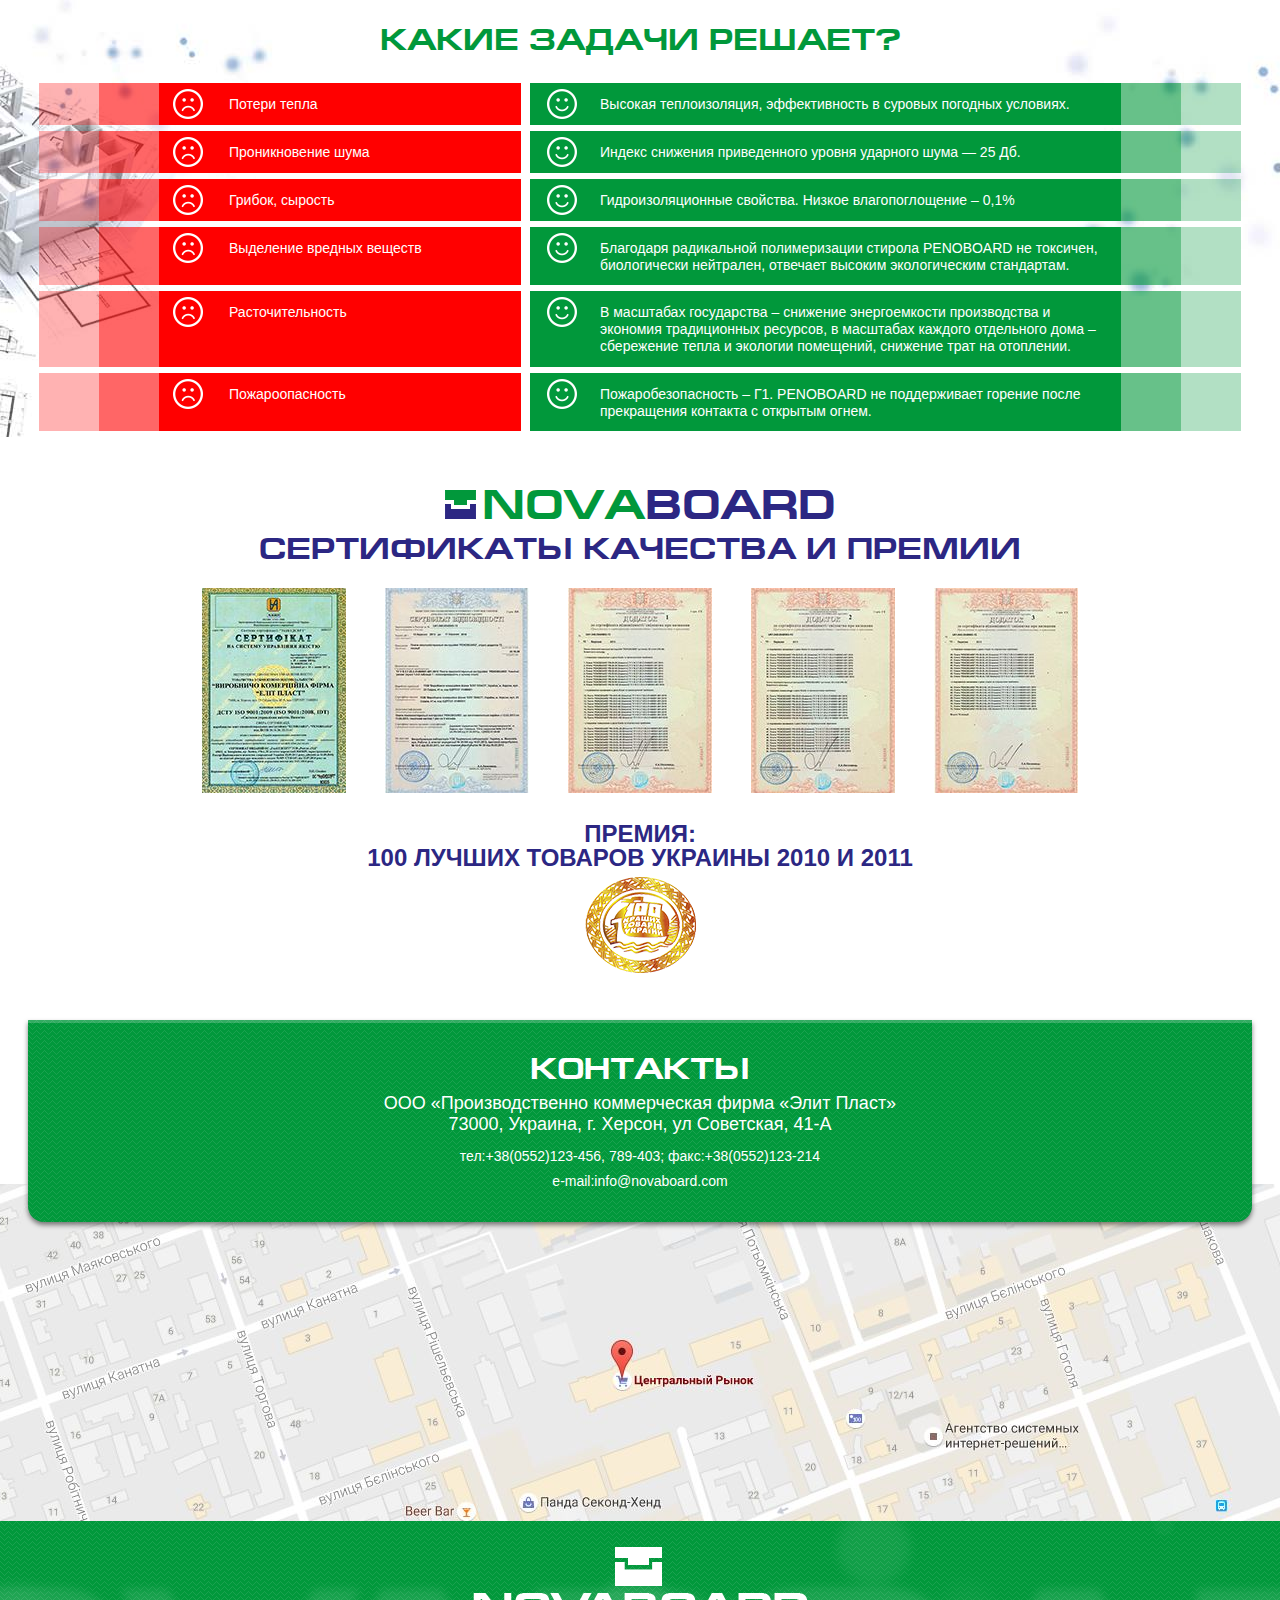
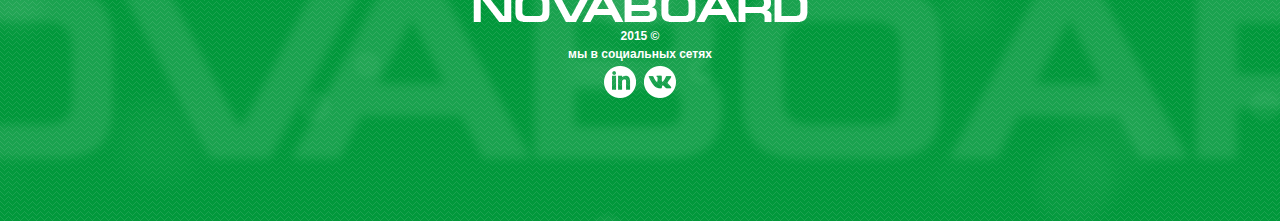
<file: layouts/novaboard/index.html>
﻿<!DOCTYPE html>
<html lang="ru-RU" dir="ltr" class="no-js">

<head>
  <meta charset="utf-8">
  <meta http-equiv="X-UA-Compatible" content="IE=edge">
  <title>Novaboard</title>
  <meta name="description" lang="ru-ru" content="">
  <meta name="keywords" lang="ru-ru" content="">
  <meta name="keywords" lang="en-us" content="">
  <meta name="author" lang="ru-ru" content="">

  <meta name="viewport" content="width=device-width, initial-scale=1">
  <meta name="format-detection" content="telephone=no">
  <meta name="format-detection" content="address=no">

  <link rel="apple-touch-icon" sizes="57x57" href="favicons/apple-touch-icon-57x57.png">
  <link rel="apple-touch-icon" sizes="60x60" href="favicons/apple-touch-icon-60x60.png">
  <link rel="apple-touch-icon" sizes="72x72" href="favicons/apple-touch-icon-72x72.png">
  <link rel="apple-touch-icon" sizes="76x76" href="favicons/apple-touch-icon-76x76.png">
  <link rel="apple-touch-icon" sizes="114x114" href="favicons/apple-touch-icon-114x114.png">
  <link rel="apple-touch-icon" sizes="120x120" href="favicons/apple-touch-icon-120x120.png">
  <link rel="apple-touch-icon" sizes="144x144" href="favicons/apple-touch-icon-144x144.png">
  <link rel="apple-touch-icon" sizes="152x152" href="favicons/apple-touch-icon-152x152.png">
  <link rel="apple-touch-icon" sizes="180x180" href="favicons/apple-touch-icon-180x180.png">
  <link rel="icon" type="image/png" href="favicons/favicon-32x32.png" sizes="32x32">
  <link rel="icon" type="image/png" href="favicons/android-chrome-192x192.png" sizes="192x192">
  <link rel="icon" type="image/png" href="favicons/favicon-96x96.png" sizes="96x96">
  <link rel="icon" type="image/png" href="favicons/favicon-16x16.png" sizes="16x16">
  <link rel="manifest" href="favicons/manifest.json">
  <link rel="mask-icon" href="favicons/safari-pinned-tab.svg" color="#2d56e5">
  <meta name="msapplication-TileColor" content="#1f6ad8">
  <meta name="msapplication-TileImage" content="favicons/mstile-144x144.png">
  <meta name="msapplication-config" content="browserconfig.xml">
  <meta name="theme-color" content="#3b67ce">

  <link rel="stylesheet" href="css/reset.css">
  <link rel="stylesheet" href="fonts/fonts.css">
  <link rel="stylesheet" href="css/magnific-popup.min.css">
  <link rel="stylesheet" href="css/style.css">

  <!--[if lt IE 9]><script src="http://html5shim.googlecode.com/svn/trunk/html5.js"></script><![endif]-->
  <script src="js/jquery-1.12.2.min.js"></script>
  <script src="js/magnific-popup.min.js"></script>
  <script src="js/jquery.carouFredSel-6.2.0.min.js"></script>
  <script src="js/init.js"></script>
</head>

<body>
  <header>
    <div class="site-size-min">
      <ul class="main-navigation">
        <li class="active">Главная</li>
        <li><a href="#">О компании</a></li>
        <li><a href="#">Вакансии</a></li>
        <li><a href="#">Продукция</a></li>
        <li><a href="#">Фотогалерея</a></li>
        <li><a href="#">Новости</a></li>
        <li><a href="#">Статьи</a></li>
        <li><a href="#">Контакты</a></li>
      </ul>
    </div> <!-- .site_size -->
  </header>
  <div class="screen1">
    <div class="site-size-min">
      <div class="clearfix">
        <img class="logo" src="img/logo.png" width="396" alt="Novaboard">
        <div class="contacts">
          <a class="contacts-login popup-with-form" href="#login-block">Вход</a>
          <div class="contacts-social">
            Мы в социальных сетях
            <a href="#" class="contacts-social-in" title="LinkedIn" target="_blank">LinkedIn</a>
            <a href="#" class="contacts-social-vk" title="Вконтакте" target="_blank">Вконтакте</a>
          </div>
          <div class="contacts-tel">
            <div class="nowrap">тел:<a href="tel:+380552314410">+38(0552)314-410</a>, <a href="tel:+380552314403">314-403</a>; факс:+38(0552)359-214</div>
            e-mail:<a href="mailto:info@penoboard.com">info@penoboard.com</a>
          </div>
          <form class="form-search" action="#" name="form-search">
            <input type="search" name="search-field" class="search-field">
            <input type="submit" name="search-button" class="search-button" title="Поиск" value="">
          </form>
        </div> <!-- .contacts -->
      </div> <!-- .clearfix -->
      <div class="slider">
        <div id="slides">
          <div class="slide slide1">
            <a href="#1" class="slide-content">
              <div class="slide-title">
                Cегодня инновация -
                <br>завтра необходимость
              </div>
              <div class="slide-text">
                Энергосбережение нового поколения (1)
              </div>
            </a>
          </div>
          <div class="slide slide2">
            <a href="#1" class="slide-content">
              <div class="slide-title">
                Cегодня инновация -
                <br>завтра необходимость
              </div>
              <div class="slide-text">
                Слайд = 2
              </div>
            </a>
          </div>
          <div class="slide slide3">
            <a href="#1" class="slide-content">
              <div class="slide-title">
                Cегодня инновация -
                <br>завтра необходимость
              </div>
              <div class="slide-text">
                Это слайд = 3
              </div>
            </a>
          </div>
          <div class="slide slide4">
            <a href="#1" class="slide-content">
              <div class="slide-title">
                Cегодня инновация -
                <br>завтра необходимость
              </div>
              <div class="slide-text">
                Слайд = 4
              </div>
            </a>
          </div>
          <div class="slide slide5">
            <a href="#1" class="slide-content">
              <div class="slide-title">
                Cегодня инновация -
                <br>завтра необходимость
              </div>
              <div class="slide-text">
                Это слайд = 5
              </div>
            </a>
          </div>
        </div> <!-- #slides -->
        <div class="clearfix"></div>
        <a class="slider-prev" id="slider_prev" href="#"><span>prev</span></a>
        <a class="slider-next" id="slider_next" href="#"><span>next</span></a>
        <div class="slider-pag" id="slider_pag"></div>
      </div> <!-- .slider -->
    </div> <!-- .site-size-min -->
  </div> <!-- .screen1 -->
  <div class="screen2">
    <div class="site-size-min">
      <div class="screen-logo"><span>Nova<span>Board</span></span>
      </div>
      <h2 class="screen-title">Экструдированный пенополистирол</h2>
      <div class="screen2-video">
        <div class="youtube" id="bCDjHVhgDDQ" style="width: 565px; height: 318px" title="Посмотреть видео">
        </div>
      </div>
      <div class="screen2-content">
        <div class="text_block">
          <p>Многолетний опыт применения экструдированного пенополистирола в различных отраслях строительства доказывает высокую эффективность его использования. Наша компания производит экструдированный пенополистирол на высококачественном европейском оборудовании, соблюдая мировые стандарты качества. </p>
          <p>Торговая марка <strong>NOVABOARD</strong> много лет на украинском рынке и за это время мы не только вышли на лидирующие позиции, но и доказали, что NOVABOARD– это гарантия качества, проверенная временем. Наш бренд - это наша репутация. Мы завоевываем ее, легко справляясь с любыми задачами. Это понимают наши партнеры в процессе взаимодействия с нами.</p>
        </div>
      </div> <!-- .screen2-content -->
      <a class="screen2-button" href="#">Узнать подробнее</a>
    </div> <!-- .site-size-min -->
  </div> <!-- .screen2 -->
  <div class="screen3">
    <div class="site-size">
      <h2 class="screen-title">Сфера применения</h2>
      <div class="banner clearfix">
        <div class="banner-left">
          <div class="banner-title">Гражданское строительство</div>
          <ul class="banner-text">
            <li><span>Жилые дома</span></li>
            <li><span>Офисные здания</span></li>
            <li><span>Торгово - развлекательные комплексы</span></li>
          </ul>
          <div class="banner-company"><span>NOVABOARD</span></div>
        </div>
        <div class="banner-right">
          <div class="banner-title">Промышленное строительство</div>
          <ul class="banner-text">
            <li><span>Спортивные сооружения - ледовые арены</span></li>
            <li><span>Ангары и склады</span></li>
            <li><span>Заводы и фабрики</span></li>
          </ul>
          <div class="banner-company"><span>NOVABOARD</span></div>
        </div>
      </div> <!-- .scope -->
      <ul class="jobs">
        <li>Балконы и
          <br>лоджии</li>
        <li>Стены и
          <br>фасады</li>
        <li>Периметр дома
          <br>и цоколь</li>
        <li>Плоская и
          <br>скатная кровля</li>
        <li>Фундамент и
          <br>мостики холода</li>
        <li>Полы и
          <br>потолки</li>
      </ul>
    </div> <!-- .site-size -->
  </div> <!-- .screen3 -->
  <div class="screen4">
    <div class="site-size">
      <div class="site-size-min">
        <div class="screen-logo"><span>Nova<span>Board</span></span>
        </div>
        <h2 class="screen-title">Технические характеристики</h2>
        <div class="characteristics-wrapper">
          <table class="characteristics">
            <tr>
              <th>Технические характеристики</th>
              <th>НОРМАТИВ</th>
              <th>ПСБ - 20</th>
              <th>ПСБ - 30</th>
              <th>ПСБ - 40</th>
              <th>ПСБ - 50</th>
              <th>ПСБ - 60-120</th>
            </tr>
            <tr>
              <td>Плотность кг/м3</td>
              <td>ГОСТ 15588-86</td>
              <td>30-32</td>
              <td>30-32</td>
              <td>30-32</td>
              <td>30-32</td>
              <td>30-32</td>
            </tr>
            <tr>
              <td>Теплопроводность при 25°С (λ25) Вт/мК</td>
              <td>ГОСТ 7076-99</td>
              <td>0,03</td>
              <td>0,03</td>
              <td>0,03</td>
              <td>0,03</td>
              <td>0,03</td>
            </tr>
            <tr>
              <td>Теплопроводность (λA) Вт/мК</td>
              <td>ГОСТ 7076-99</td>
              <td>0,031</td>
              <td>0,031</td>
              <td>0,031</td>
              <td>0,031</td>
              <td>0,031</td>
            </tr>
            <tr>
              <td>Теплопроводность (λБ) Вт/мК</td>
              <td>ГОСТ 7076-99</td>
              <td>0,032</td>
              <td>0,032</td>
              <td>0,032</td>
              <td>0,032</td>
              <td>0,032</td>
            </tr>
            <tr>
              <td>Прочность на сжатие при 10% деформации, МПа</td>
              <td>ГОСТ 15588-86</td>
              <td>0,2</td>
              <td>0,25</td>
              <td>0,41</td>
              <td>0,5</td>
              <td>0,6</td>
            </tr>
            <tr>
              <td>Предел прочности при изгибе, МПа</td>
              <td>ГОСТ 15588-86</td>
              <td>0,25</td>
              <td>0,4</td>
              <td>0,4</td>
              <td>0,4 - 0,7</td>
              <td>0,4 - 0,7</td>
            </tr>
            <tr>
              <td>Модуль упругости, МПА</td>
              <td></td>
              <td>15</td>
              <td>15</td>
              <td>18</td>
              <td>18</td>
              <td>18</td>
            </tr>
            <tr>
              <td>Водопоглощение за 24 часа, % по объему</td>
              <td>ГОСТ 15588-86</td>
              <td>0,4</td>
              <td>0,4</td>
              <td>0,4</td>
              <td>0,4</td>
              <td>0,4</td>
            </tr>
            <tr>
              <td>Паропроницаемость (μ) мг/м·ч·Па</td>
              <td>ГОСТ 25898-83</td>
              <td>0,008</td>
              <td>0,007</td>
              <td>0,007</td>
              <td>0,007</td>
              <td>0,008</td>
            </tr>
            <tr>
              <td>Капилярное увлажнение</td>
              <td></td>
              <td>0</td>
              <td>0</td>
              <td>0</td>
              <td>0</td>
              <td>0</td>
            </tr>
            <tr>
              <td>Коэфициент линейного теплового расширения</td>
              <td></td>
              <td>7x10-5</td>
              <td>7x10-5</td>
              <td>7x10-5</td>
              <td>7x10-5</td>
              <td>7x10-5</td>
            </tr>
            <tr>
              <td>Пожарные характеристики</td>
              <td>ГОСТ 30244-94</td>
              <td>Г1</td>
              <td>Г1</td>
              <td>Г1</td>
              <td>Г1</td>
              <td>Г1</td>
            </tr>
            <tr>
              <td>Температура применения, °С</td>
              <td></td>
              <td>-50...+75</td>
              <td>-50...+75</td>
              <td>-50...+75</td>
              <td>-50...+75</td>
              <td>-50...+75</td>
            </tr>
          </table>
        </div> <!-- .characteristics-wrapper -->
      </div> <!-- .site-size-min -->
    </div> <!-- .site-size -->
  </div> <!-- .screen4 -->
  <div class="screen5">
    <div class="site-size">
      <h2 class="screen-title">Какие задачи решает?</h2>
      <table class="tasks">
        <tr>
          <td>Потери тепла</td>
          <td>Высокая теплоизоляция, эффективность в суровых погодных условиях.</td>
        </tr>
        <tr>
          <td>Проникновение шума</td>
          <td>Индекс снижения приведенного уровня ударного шума — 25 Дб.</td>
        </tr>
        <tr>
          <td>Грибок, сырость</td>
          <td>Гидроизоляционные свойства. Низкое влагопоглощение – 0,1%</td>
        </tr>
        <tr>
          <td>Выделение вредных веществ</td>
          <td>Благодаря радикальной полимеризации стирола PENOBOARD не токсичен, биологически нейтрален, отвечает высоким экологическим стандартам.</td>
        </tr>
        <tr>
          <td>Расточительность</td>
          <td>В масштабах государства – снижение энергоемкости производства и экономия традиционных ресурсов, в масштабах каждого отдельного дома – сбережение тепла и экологии помещений, снижение трат на отоплении.</td>
        </tr>
        <tr>
          <td>Пожароопасность</td>
          <td>Пожаробезопасность – Г1. PENOBOARD не поддерживает горение после прекращения контакта с открытым огнем.</td>
        </tr>
      </table>
    </div> <!-- .site-size -->
  </div> <!-- .screen5 -->
  <div class="screen6">
    <div class="site-size">
      <div class="screen-logo"><span>Nova<span>Board</span></span>
      </div>
      <h2 class="screen-title">Сертификаты качества и премии</h2>
      <div class="certificates popup-gallery">
        <a href="img/certificate1.jpg"><img src="img/certificate1-mini.jpg" width="144" alt="Сертификат качества"></a>
        <a href="img/certificate2.jpg"><img src="img/certificate2-mini.jpg" width="144" alt="Сертификат качества"></a>
        <a href="img/certificate3.jpg"><img src="img/certificate3-mini.jpg" width="144" alt="Сертификат качества"></a>
        <a href="img/certificate4.jpg"><img src="img/certificate4-mini.jpg" width="144" alt="Сертификат качества"></a>
        <a href="img/certificate5.jpg"><img src="img/certificate5-mini.jpg" width="144" alt="Сертификат качества"></a>
      </div>
      <div class="prize">Премия:
        <br>100 лучших товаров Украины 2010 и 2011
        <br>
        <a href="#"><img src="img/logo-konkurs-top100.png" width="111" alt="100 лучших товаров Украины"></a>
      </div>
    </div> <!-- .site-size -->
  </div> <!-- .screen6 -->
  <div class="screen7">
    <div class="site-size">
      <div class="contacts-bottom">
        <h2 class="contacts-bottom-title">Контакты</h2>
        <p>ООО «Производственно коммерческая фирма «Элит Пласт»
          <br>73000, Украина, г. Херсон, ул Советская, 41-А
        </p>
        <p class="contacts-bottom-tel">
          <br>тел:<a href="tel:+380552123456">+38(0552)123-456</a>, <a href="tel:+380552789403">789-403</a>; факс:+38(0552)123-214
          <br>e-mail:<a href="mailto:info@novaboard.com">info@novaboard.com</a>
        </p>
      </div>
    </div> <!-- .site-size -->
    <a class="map popup-gmaps" href="https://maps.google.com/maps?q=Херсон&iframe=true" title="Посмотреть карту"></a>
  </div> <!-- .screen7 -->
  <footer>
    <div class="company">
      <img src="img/logo-footer.png" width="335" alt="Novaboard">
      <br>2015 &copy;
      <br>мы в социальных сетях
      <br><a href="#" class="company-in" title="LinkedIn" target="_blank">LinkedIn</a><a href="#" class="company-vk" title="Вконтакте" target="_blank">Вконтакте</a>
    </div>
  </footer>
  <div class="login-block mfp-hide" id="login-block">
    <form class="clearfix" action="#" method="post" name="form-login">
      <div class="for-label">
        <input class="field-login" type="email" name="field-login" id="id-field-login" placeholder="Логин">
        <label for="id-field-login">Логин:</label>
      </div>
      <div class="for-label">
        <input class="field-password" type="password" name="field-password" id="id-field-password" placeholder="Пароль">
        <label for="id-field-password">Пароль:</label>
      </div>
      <button class="login-submit" type="submit" name="login-submit">Войти</button>
      <a class="login-a" href="#">Забыли пароль</a>
      <br><a class="login-a" href="#">Новая регистрация</a>
    </form>
  </div> <!-- .login-block -->
</body>

</html>
</file>
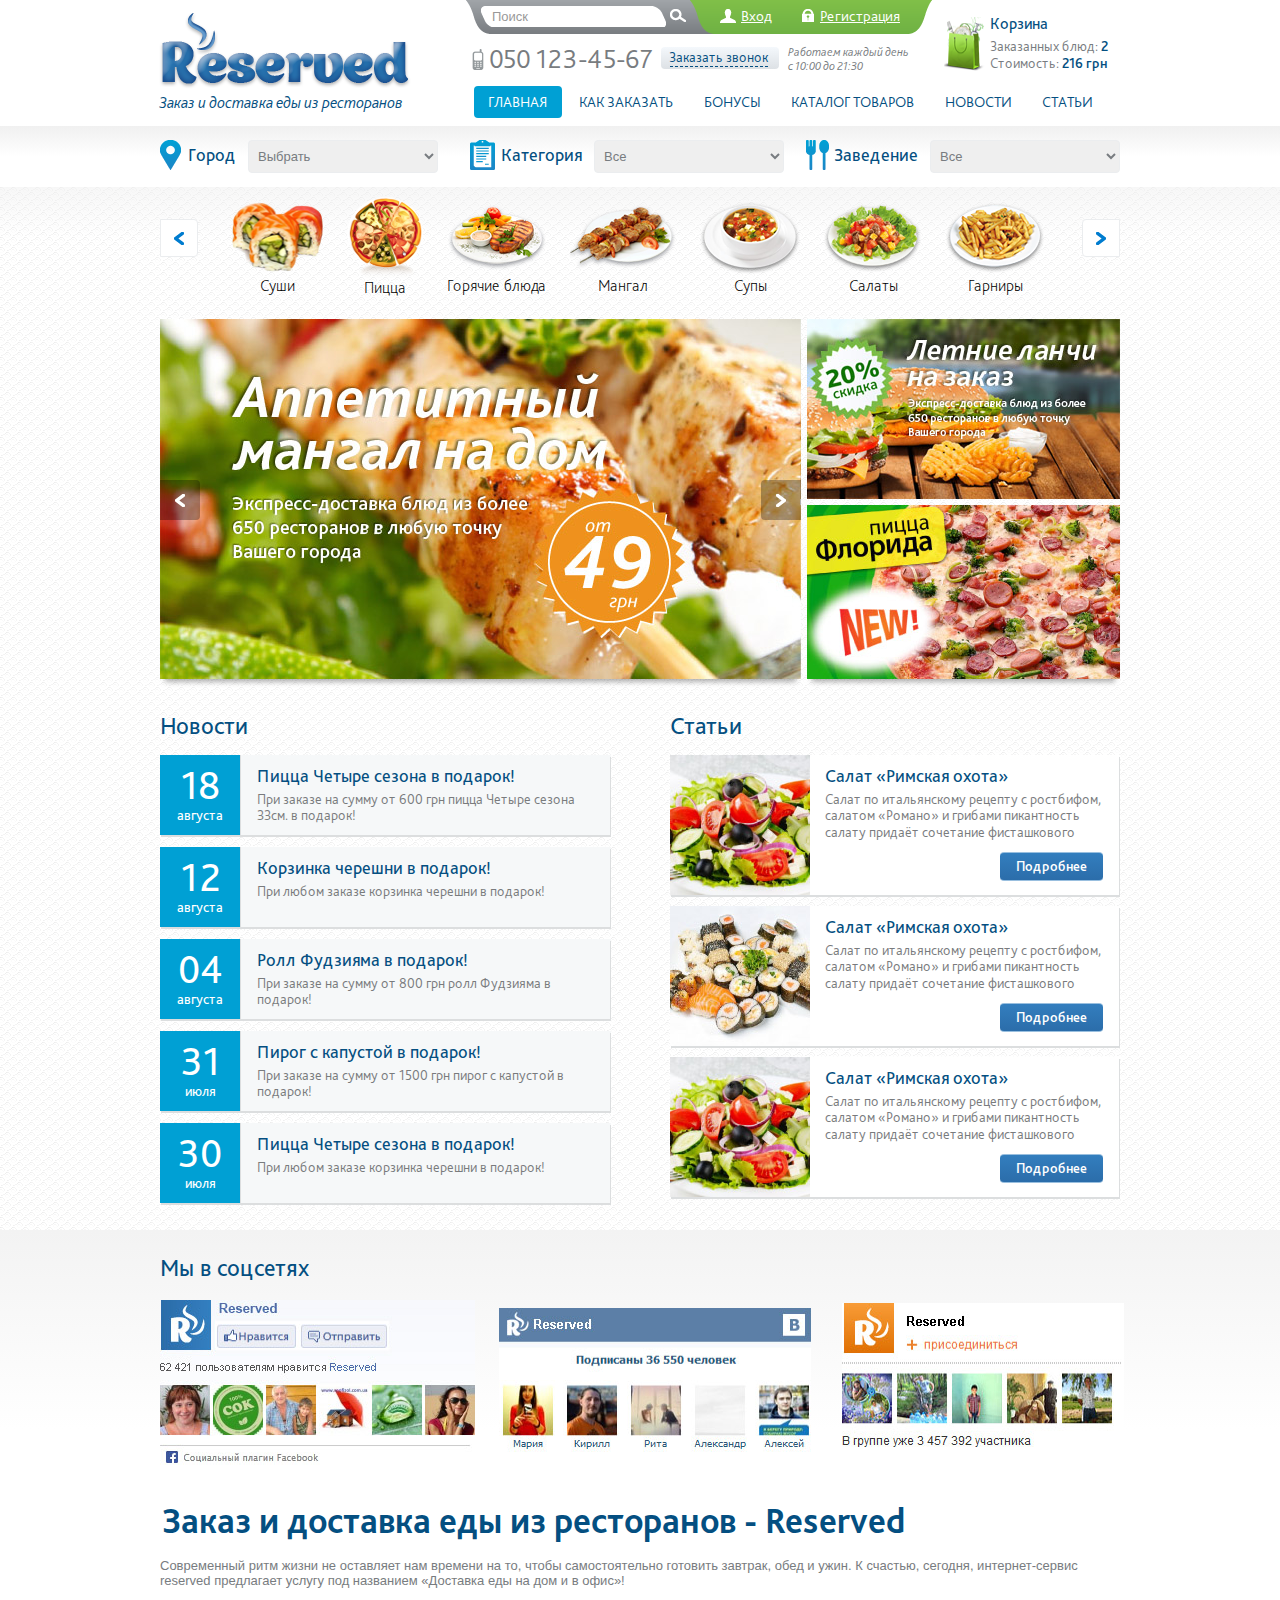
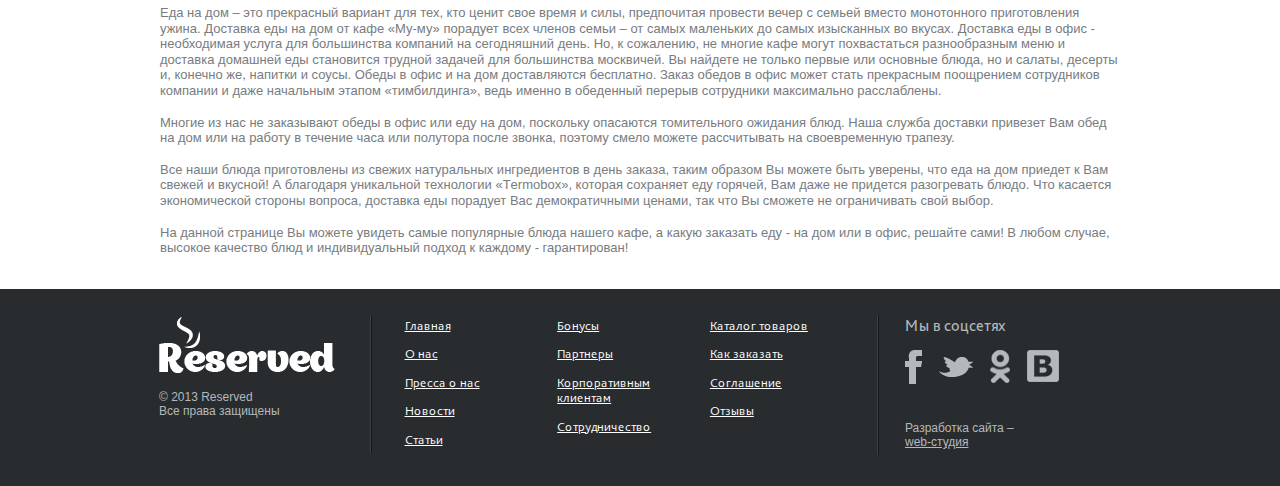
<file: layouts/reserved/index.html>
<!DOCTYPE html>
<html lang="ru-RU" dir="ltr">

<head>
  <meta charset="utf-8">
  <title>Reserved - заказ и доставка еды из ресторанов</title>
  <link rel="stylesheet" href="fonts/fonts.css">
  <link rel="stylesheet" href="css/reset.css">
  <link rel="stylesheet" href="css/style.css">
</head>

<body>
  <header>
    <div class="wrapper-big">
      <div class="wrapper-mini clearfix">
        <a class="header-logo" href="#" title="На главную">
          <img src="img/logo-reserved-header.png" width="252" height="77" alt="Reserved">
          <div class="header-logo-text">Заказ и доставка еды из ресторанов</div>
        </a>
        <a class="header-basket" href="#" title="Перейти в корзину">
          <div class="header-basket-title">Корзина</div>
          <div class="header-basket-info">
            Заказанных блюд: <span>2</span>
            <br>Стоимость: <span>216 грн</span>
          </div>
        </a>
        <div class="header-panel">
          <form action="#" name="form-search">
            <input type="text" name="field-search" placeholder="Поиск">
            <button type="submit" name="search" title="Поиск"></button>
          </form>
          <a class="header-login-a" href="#">Вход</a>
          <a class="header-register-a" href="#">Регистрация</a>
        </div>
        <div class="header-info">
          <a class="header-tel" href="tel:+380501234567">050 123-45-67</a>
          <a class="header-button-feedback" href="#">Заказать звонок</a>
          <div class="header-schedule">Работаем каждый день
            <br>с 10:00 до 21:30</div>
        </div>
        <nav class="main-navigation">
          <ul>
            <li class="active">Главная</li>
            <li><a href="#">Как заказать</a></li>
            <li><a href="#">Бонусы</a></li>
            <li><a href="#">Каталог товаров</a></li>
            <li><a href="#">Новости</a></li>
            <li><a href="#">Статьи</a></li>
          </ul>
        </nav>
      </div> <!-- .wrapper-mini -->
    </div> <!-- .wrapper-big -->
    <div class="wrapper-big wrapper-header-form-choise">
      <div class="wrapper-mini">
        <form class="clearfix" name="form-choise" action="#">
          <label for="id-field-city">Город</label>
          <select name="field-city" id="id-field-city">
            <option>Выбрать</option>
            <option value="kherson">Херсон</option>
            <option value="kiev">Киев</option>
            <option value="nikolaev">Николаев</option>
          </select>
          <label for="id-field-category">Категория</label>
          <select name="field-category" id="id-field-category">
            <option>Все</option>
            <option value="cafe">Кафе</option>
            <option value="pub">Паб</option>
            <option value="bar">Бар</option>
          </select>
          <!-- ниже поменял местами, т.к. float: right стоит -->
          <select name="field-shop" id="id-field-shop">
            <option>Все</option>
            <option value="celentano">Челентано</option>
            <option value="forsash">Форсаж</option>
            <option value="lavanda">Лаванда</option>
          </select>
          <label for="id-field-shop">Заведение</label>
        </form>
      </div> <!-- .wrapper-mini -->
    </div> <!-- .wrapper-big -->
  </header>
  <main>
    <div class="wrapper-big wrapper-main">
      <div class="wrapper-mini clearfix">
        <div class="carousel clearfix">
          <button class="carousel-button-left" title="Назад"></button>
          <button class="carousel-button-right" title="Вперед"></button>
          <div class="carousel-wrapper">
            <div class="carousel-items">
              <a class="carousel-link" href="#img1">
                <div class="align"><img src="img/carouse-img1.png" alt="Суши"></div>
                <span>Суши</span>
              </a>
              <a class="carousel-link" href="#img2">
                <div class="align"><img src="img/carouse-img2.png" alt="Пицца"></div>
                <span>Пицца</span>
              </a>
              <a class="carousel-link" href="#img3">
                <div class="align"><img src="img/carouse-img3.png" alt="Горячие блюда"></div>
                <span>Горячие блюда</span>
              </a>
              <a class="carousel-link" href="#img4">
                <div class="align"><img src="img/carouse-img4.png" alt="Мангал"></div>
                <span>Мангал</span>
              </a>
              <a class="carousel-link" href="#img5">
                <div class="align"><img src="img/carouse-img5.png" alt="Супы"></div>
                <span>Супы</span>
              </a>
              <a class="carousel-link" href="#img6">
                <div class="align"><img src="img/carouse-img6.png" alt="Салаты"></div>
                <span>Салаты</span>
              </a>
              <a class="carousel-link" href="#img7">
                <div class="align"><img src="img/carouse-img7.png" alt="Гарниры"></div>
                <span>Гарниры</span>
              </a>
            </div> <!-- .carousel-items -->
          </div> <!-- .carousel-wrapper -->
        </div> <!-- .carousel -->
        <div class="advertising clearfix">
          <div class="slider">
            <button class="slider-left" title="Назад"></button>
            <button class="slider-right" title="Вперед"></button>
            <div class="slides">
              <a class="slide" href="#s1">
                <img src="img/slide1.jpg" alt="">
              </a>
              <a class="slide" href="#s2">
                <img src="img/slide2.jpg" alt="">
              </a>
              <a class="slide" href="#s3">
                <img src="img/slide3.jpg" alt="">
              </a>
              <a class="slide" href="#s4">
                <img src="img/slide4.jpg" alt="">
              </a>
            </div>
          </div> <!-- .slider -->
          <div class="banner">
            <a class="banner-right-top" href="#">
              <img src="img/banner1.jpg" alt="">
            </a>
            <a class="banner-right-bottom" href="#">
              <img src="img/banner2.jpg" alt="">
            </a>
          </div> <!-- .banner -->
        </div> <!-- .advertising -->
        <div class="news">
          <div class="news-caption">Новости</div>
          <ul>
            <li>
              <time datetime="2015-08-18"><span>18</span> августа</time>
              <a href="#">
                <h3 class="news-title">Пицца Четыре сезона в подарок!</h3>
                <p class="news-text">При заказе на сумму от 600 грн пицца Четыре сезона 33см. в подарок!</p>
              </a>
            </li>
            <li>
              <time datetime="2015-08-12"><span>12</span> августа</time>
              <a href="#">
                <h3 class="news-title">Корзинка черешни в подарок!</h3>
                <p class="news-text">При любом заказе корзинка черешни в подарок!</p>
              </a>
            </li>
            <li>
              <time datetime="2015-08-04"><span>04</span> августа</time>
              <a href="#">
                <h3 class="news-title">Ролл Фудзияма в подарок!</h3>
                <p class="news-text">При заказе на сумму от 800 грн ролл Фудзияма в подарок!</p>
              </a>
            </li>
            <li>
              <time datetime="2015-07-31"><span>31</span> июля</time>
              <a href="#">
                <h3 class="news-title">Пирог с капустой в подарок!</h3>
                <p class="news-text">При заказе на сумму от 1500 грн пирог с капустой в подарок!</p>
              </a>
            </li>
            <li>
              <time datetime="2015-07-30"><span>30</span> июля</time>
              <a href="#">
                <h3 class="news-title">Пицца Четыре сезона в подарок!</h3>
                <p class="news-text">При любом заказе корзинка черешни в подарок!</p>
              </a>
            </li>
          </ul>
        </div> <!-- .news -->
        <div class="articles">
          <div class="articles-caption">Статьи</div>
          <ul>
            <li>
              <img src="img/articles1.jpg" alt="">
              <h3 class="articles-title">Салат «Римская охота»</h3>
              <p class="articles-text">Салат по итальянскому рецепту с ростбифом, салатом «Романо» и грибами пикантность салату придаёт сочетание фисташкового</p>
              <a class="articles-button" href="#">Подробнее</a>
            </li>
            <li>
              <img src="img/articles2.jpg" alt="">
              <h3 class="articles-title">Салат «Римская охота»</h3>
              <p class="articles-text">Салат по итальянскому рецепту с ростбифом, салатом «Романо» и грибами пикантность салату придаёт сочетание фисташкового</p>
              <a class="articles-button" href="#">Подробнее</a>
            </li>
            <li>
              <img src="img/articles3.jpg" alt="">
              <h3 class="articles-title">Салат «Римская охота»</h3>
              <p class="articles-text">Салат по итальянскому рецепту с ростбифом, салатом «Романо» и грибами пикантность салату придаёт сочетание фисташкового</p>
              <a class="articles-button" href="#">Подробнее</a>
            </li>
          </ul>
        </div> <!-- .articles -->
      </div> <!-- .wrapper-mini -->
    </div> <!-- .wrapper-big -->
    <div class="wrapper-big wrapper-social">
      <div class="wrapper-mini">
        <div class="social clearfix">
          <div class="social-title">Мы в соцсетях</div>
          <div class="social-plugin-fb">
            <img src="img/plugin-facebook.jpg" width="315" alt="">
          </div>
          <div class="social-plugin-vk">
            <img src="img/plugin-vkontakte.jpg" width="312" alt="">
          </div>
          <div class="social-plugin-ok">
            <img src="img/plugin-odnoklassniki.jpg" width="282" alt="">
          </div>
        </div> <!-- .social -->
        <div class="content-bottom">
          <h2 class="content-bottom-title">Заказ и доставка еды из ресторанов - Reserved</h2>
          <p class="content-bottom-text">Современный ритм жизни не оставляет нам времени на то, чтобы самостоятельно готовить завтрак, обед и ужин. К счастью, сегодня, интернет-сервис reserved предлагает услугу под названием «Доставка еды на дом и в офис»!</p>
          <p class="content-bottom-text">Еда на дом – это прекрасный вариант для тех, кто ценит свое время и силы, предпочитая провести вечер с семьей вместо монотонного приготовления ужина. Доставка еды на дом от кафе «Му-му» порадует всех членов семьи – от самых маленьких до самых изысканных во вкусах. Доставка еды в офис - необходимая услуга для большинства компаний на сегодняшний день. Но, к сожалению, не многие кафе могут похвастаться разнообразным меню и доставка домашней еды становится трудной задачей для большинства москвичей. Вы найдете не только первые или основные блюда, но и салаты, десерты и, конечно же, напитки и соусы. Обеды в офис и на дом доставляются бесплатно. Заказ обедов в офис может стать прекрасным поощрением сотрудников компании и даже начальным этапом «тимбилдинга», ведь именно в обеденный перерыв сотрудники максимально расслаблены.</p>
          <p class="content-bottom-text">Многие из нас не заказывают обеды в офис или еду на дом, поскольку опасаются томительного ожидания блюд. Наша служба доставки привезет Вам обед на дом или на работу в течение часа или полутора после звонка, поэтому смело можете рассчитывать на своевременную трапезу.</p>
          <p class="content-bottom-text">Все наши блюда приготовлены из свежих натуральных ингредиентов в день заказа, таким образом Вы можете быть уверены, что еда на дом приедет к Вам свежей и вкусной! А благодаря уникальной технологии «Тermobox», которая сохраняет еду горячей, Вам даже не придется разогревать блюдо. Что касается экономической стороны вопроса, доставка еды порадует Вас демократичными ценами, так что Вы сможете не ограничивать свой выбор.</p>
          <p class="content-bottom-text">На данной странице Вы можете увидеть самые популярные блюда нашего кафе, а какую заказать еду - на дом или в офис, решайте сами! В любом случае, высокое качество блюд и индивидуальный подход к каждому - гарантирован!</p>
        </div> <!-- .content-bottom -->
      </div> <!-- .wrapper-mini -->
    </div> <!-- .wrapper-big -->
  </main>
  <footer>
    <div class="wrapper-big wrapper-footer">
      <div class="wrapper-mini clearfix">
        <div class="footer-logo">
          © 2013 Reserved
          <br>Все права защищены
        </div>
        <ul class="footer-navigation">
          <li><a href="#">Главная</a></li>
          <li><a href="#">О нас</a></li>
          <li><a href="#">Пресса о нас</a></li>
          <li><a href="#">Новости</a></li>
          <li><a href="#">Статьи</a></li>
          <li><a href="#">Бонусы</a></li>
          <li><a href="#">Партнеры</a></li>
          <li><a href="#">Корпоративным клиентам</a></li>
          <li><a href="#">Сотрудничество</a></li>
          <li><a href="#">Каталог товаров</a></li>
          <li><a href="#">Как заказать</a></li>
          <li><a href="#">Соглашение</a></li>
          <li><a href="#">Отзывы</a></li>
        </ul>
        <div class="footer-right">
          <div class="footer-social">
            <div class="footer-social-title">Мы в соцсетях</div>
            <a class="footer-social-fb" target="_blank" title="Facebook" href="#fb">Facebook</a>
            <a class="footer-social-tw" target="_blank" title="Twitter" href="#tw">Twitter</a>
            <a class="footer-social-ok" target="_blank" title="Однокласники" href="#ok">Однокласники</a>
            <a class="footer-social-vk" target="_blank" title="Вконтакте" href="#vk">Вконтакте</a>
          </div>
          <a class="footer-developer" href="#" title="Перейти на сайт">Разработка сайта – <span>web-студия</span></a>
        </div>
      </div> <!-- .wrapper-mini -->
    </div> <!-- .wrapper-big -->
  </footer>
</body>

</html>
</file>
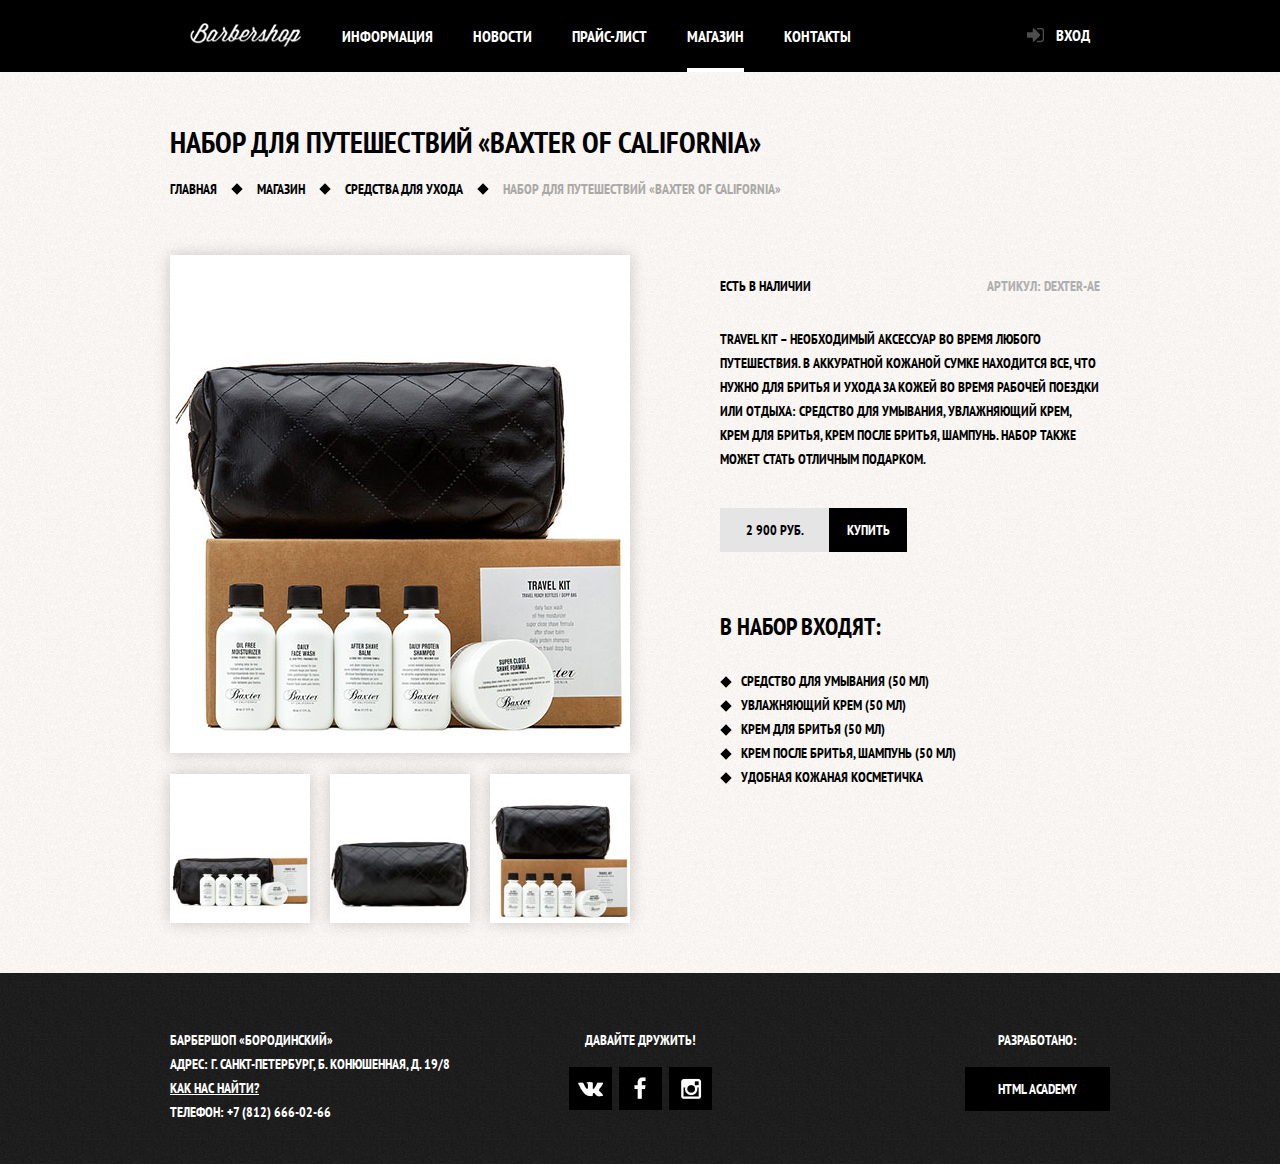
<file: layouts/barbershop/item.html>
<!DOCTYPE html>
<html lang="ru">
<head>
  <meta charset="utf-8">
  <title>Набор для путешествий «Baxter of California» - Барбершоп «Бородинский»</title>
  <meta name="keywords" content="">
  <meta name="description" content="">
  <link rel="stylesheet" href="https://fonts.googleapis.com/css?family=PT+Sans+Narrow:400,700&amp;subset=latin,cyrillic">
  <link rel="stylesheet" href="css/normalize.css">
  <link rel="stylesheet" href="css/style.css">
</head>
<body class="item-body">
  <header class="main-header">
    <div class="container clearfix">     
      <a class="mini-logo" href="index.html"><img src="img/mini-logo.png" width="111" height="24" alt="Барбершоп «Бородинский»"></a>      
      <nav class="main-navigation">
        <ul>
          <li>
            <a href="#">Информация</a>
          </li>
          <li>
            <a href="#">Новости</a>
          </li>
          <li>
            <a href="price.html">Прайс-лист</a>
          </li>
          <li class="current">
            <a href="shop.html">Магазин</a>
          </li>
          <li>
            <a href="#">Контакты</a>
          </li>
        </ul>
      </nav>
      <div class="user-block">
        <a class="login" href="#">Вход</a>
      </div>
    </div>
  </header>
  <main class="container">
    <h1 class="page-title">
      Набор для путешествий «Baxter of California»
    </h1>   
    <ul class="breadcrumbs">
      <li><a href="index.html">Главная</a></li>
      <li><a href="shop.html">Магазин</a></li>
      <li><a href="#">Средства для ухода</a></li>
      <li class="current">Набор для путешествий «Baxter of California»</li>
    </ul> 
    <div class="content clearfix">
      <div class="item-gallery">
        <figure class="gallery-main">
          <img src="img/photo-1.jpg" width="460" height="498" alt="">
        </figure>
        <div class="gallery-mini">
          <img src="img/photo-2.jpg" width="140" height="149" alt="">
          <img src="img/photo-3.jpg" width="140" height="149" alt="">
          <img src="img/photo-4.jpg" width="140" height="149" alt="">
        </div>
      </div>
      <section class="product">
        <div class="availability">Есть в наличии</div>
        <div class="article">Артикул: dexter-ae</div>
        <p class="description">
          Travel Kit – необходимый аксессуар во время любого путешествия. В аккуратной кожаной сумке находится все, что нужно для бритья и ухода за кожей во время рабочей поездки или отдыха: средство для умывания, увлажняющий крем, крем для бритья, крем после бритья, шампунь. Набор также может стать отличным подарком.
        </p>
        <div class="clearfix">
          <span class="price">2 900 руб.</span>
          <a class="btn buy" href="#">Купить</a>
        </div>        
        <h2 class="set">В набор входят:</h2>
        <ul class="set-ul">
          <li>Средство для умывания (50 мл)</li>
          <li>Увлажняющий крем (50 мл)</li>
          <li>Крем для бритья (50 мл)</li>
          <li>Крем после бритья, шампунь (50 мл)</li>
          <li>Удобная кожаная косметичка</li>
        </ul>
      </section>
    </div>
  </main>
  <footer class="main-footer shop-footer clearfix">
    <div class="container">
      <section class="footer-contacts">
        Барбершоп «Бородинский»<br>
        Адрес: г. Санкт-Петербург, Б. Конюшенная, д. 19/8<br>
        <a href="#">Как нас найти?</a><br>
        Телефон: +7 (812) 666-02-66
      </section>
      <section class="footer-social">
        <p>Давайте дружить!</p>
        <a class="social-btn social-btn-vk" href="#">Вконтакте</a>
        <a class="social-btn social-btn-fb" href="#">Фейсбук</a>
        <a class="social-btn social-btn-inst" href="#">Инстаграм</a>
      </section>
      <section class="footer-copyright">
        <p>Разработано:</p>
        <a class="btn" href="https://htmlacademy.ru">HTML Academy</a>
      </section>
    </div>
  </footer>
  <div class="modal-content">
    <button class="modal-content-close" type="button" title="Закрыть">Закрыть</button>
    <h2 class="modal-content-title">Личный кабинет</h2>
    <p>Введите свой логин и пароль.</p>
    <form class="login-form" action="https://echo.htmlacademy.ru" method="post">
      <input class="icon-user" type="text" name="login" placeholder="Логин">
      <input class="icon-password" type="password"  name="password" placeholder="Пароль">
      <label class="login-checkbox">
        <input type="checkbox" name="remember">
        <span class="checkbox-indicator"></span>
        Запомните меня
      </label>
      <a class="restore" href="#">Я забыл пароль!</a>
      <button class="btn" type="submit">Войти</button>
    </form>
  </div>
  <script src="js/script.js"></script>
</body>
</html>
</file>
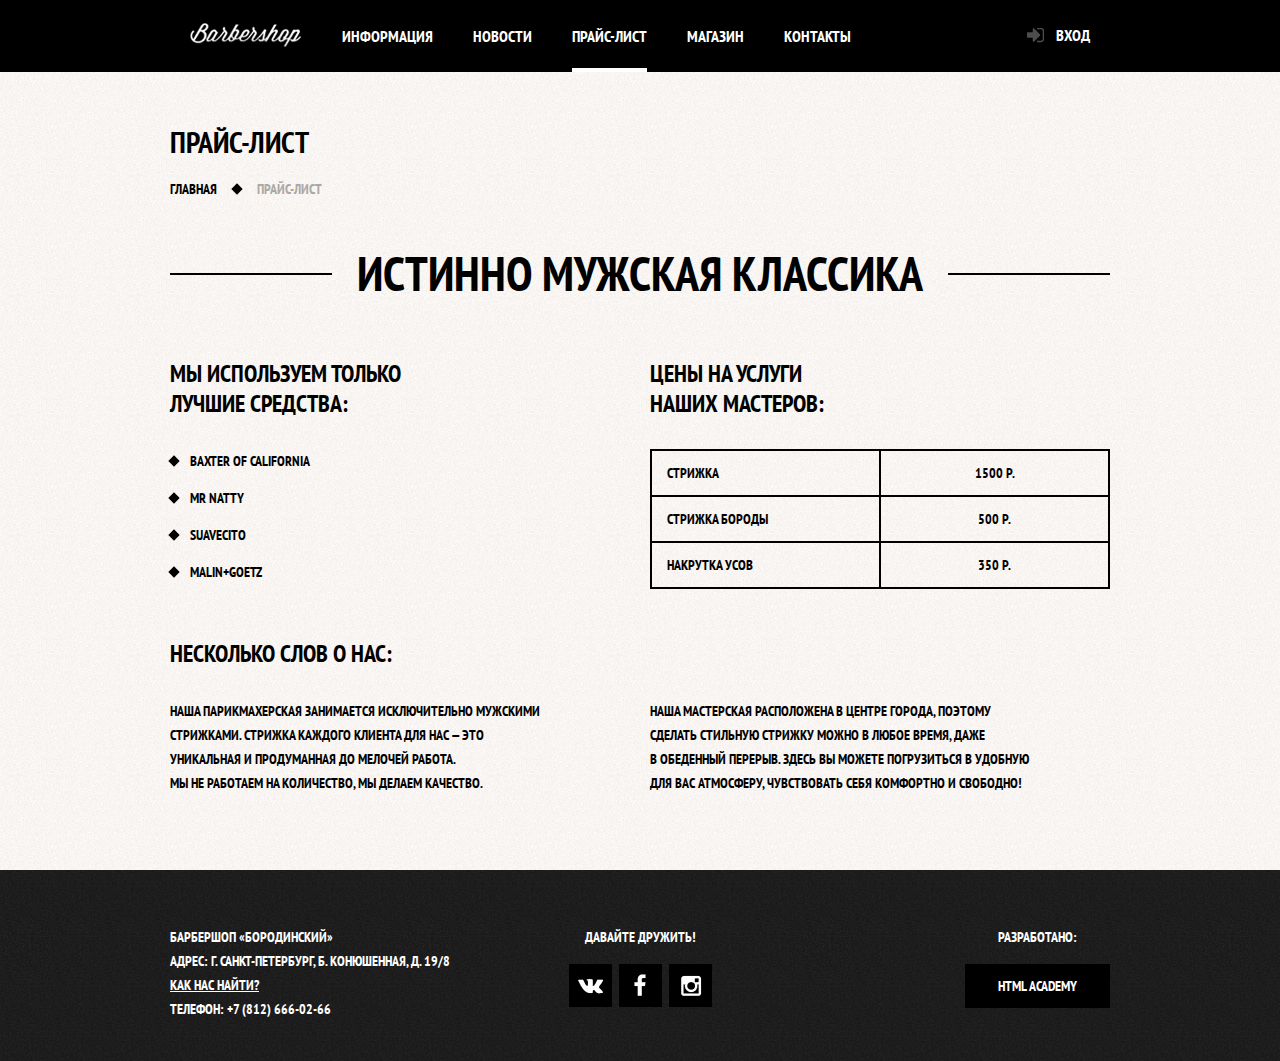
<file: layouts/barbershop/price.html>
<!DOCTYPE html>
<html lang="ru">
<head>
  <meta charset="utf-8">
  <title>Магазин - Барбершоп «Бородинский»</title>
  <meta name="keywords" content="">
  <meta name="description" content="">
  <link rel="stylesheet" href="https://fonts.googleapis.com/css?family=PT+Sans+Narrow:400,700&amp;subset=latin,cyrillic">
  <link rel="stylesheet" href="css/normalize.css">
  <link rel="stylesheet" href="css/style.css">
</head>
<body class="price-body">
  <header class="main-header">
    <div class="container clearfix">     
      <a class="mini-logo" href="index.html"><img src="img/mini-logo.png" width="111" height="24" alt="Барбершоп «Бородинский»"></a>      
      <nav class="main-navigation">
        <ul>
          <li>
            <a href="#">Информация</a>
          </li>
          <li>
            <a href="#">Новости</a>
          </li>
          <li class="current">
            <a href="price.html">Прайс-лист</a>
          </li>
          <li>
            <a href="shop.html">Магазин</a>
          </li>
          <li>
            <a href="#">Контакты</a>
          </li>
        </ul>
      </nav>
      <div class="user-block">
        <a class="login" href="#">Вход</a>
      </div>
    </div>
  </header>
  <main class="container">  
      <h1 class="page-title">Прайс-лист</h1>
      <ul class="breadcrumbs">
        <li>
          <a href="index.html">Главная</a>
        </li>
        <li class="current">Прайс-лист</li>
      </ul>
    <div class="inner-content">
      <div class="big-heading">
        <h2>Истинно мужская классика</h2>
      </div>
      <div class="inner-columns clearfix">
        <div class="inner-column-left">
          <h2>Мы используем только<br> лучшие средства:</h2>
          <ul class="custom-list-1">
            <li>Baxter of California</li>
            <li>Mr Natty</li>
            <li>Suavecito</li>
            <li>Malin+Goetz</li>
          </ul>
        </div>
        <div class="inner-column-right">
          <h2>Цены на услуги<br> наших мастеров:</h2>
          <table class="prices-table">
            <tr>
              <td>Стрижка</td>
              <td>1500 р.</td>
            </tr>
            <tr>
              <td>Стрижка бороды</td>
              <td>500 р.</td>
            </tr>
            <tr>
              <td>Накрутка усов</td>
              <td>350 р.</td>
            </tr>
          </table>
        </div>
      </div>
      <div class="inner-columns clearfix">
        <h2>Несколько слов о нас:</h2>
        <div class="inner-column-left">
          <p class="short-text">Наша парикмахерская занимается исключительно мужскими стрижками. Стрижка каждого клиента для нас — это уникальная и продуманная до мелочей работа. Мы не работаем на количество, мы делаем качество.</p>
        </div>
        <div class="inner-column-right">
          <p class="short-text">Наша мастерская расположена в центре города, поэтому сделать стильную стрижку можно в любое время, даже в обеденный перерыв. Здесь вы можете погрузиться в удобную для вас атмосферу, чувствовать себя комфортно и свободно!</p>
        </div>
      </div>
    </div>
  </main>
  <footer class="main-footer shop-footer clearfix">
    <div class="container">
      <section class="footer-contacts">
        Барбершоп «Бородинский»<br>
        Адрес: г. Санкт-Петербург, Б. Конюшенная, д. 19/8<br>
        <a href="#">Как нас найти?</a><br>
        Телефон: +7 (812) 666-02-66
      </section>
      <section class="footer-social">
        <p>Давайте дружить!</p>
        <a class="social-btn social-btn-vk" href="#">Вконтакте</a>
        <a class="social-btn social-btn-fb" href="#">Фейсбук</a>
        <a class="social-btn social-btn-inst" href="#">Инстаграм</a>
      </section>
      <section class="footer-copyright">
        <p>Разработано:</p>
        <a class="btn" href="https://htmlacademy.ru">HTML Academy</a>
      </section>
    </div>
  </footer>
  <div class="modal-content">
    <button class="modal-content-close" type="button" title="Закрыть">Закрыть</button>
    <h2 class="modal-content-title">Личный кабинет</h2>
    <p>Введите свой логин и пароль.</p>
    <form class="login-form" action="https://echo.htmlacademy.ru" method="post">
      <input class="icon-user" type="text" name="login" placeholder="Логин">
      <input class="icon-password" type="password"  name="password" placeholder="Пароль">
      <label class="login-checkbox">
        <input type="checkbox" name="remember">
        <span class="checkbox-indicator"></span>
        Запомните меня
      </label>
      <a class="restore" href="#">Я забыл пароль!</a>
      <button class="btn" type="submit">Войти</button>
    </form>
  </div>
  <script src="js/script.js"></script>
</body>
</html>
</file>
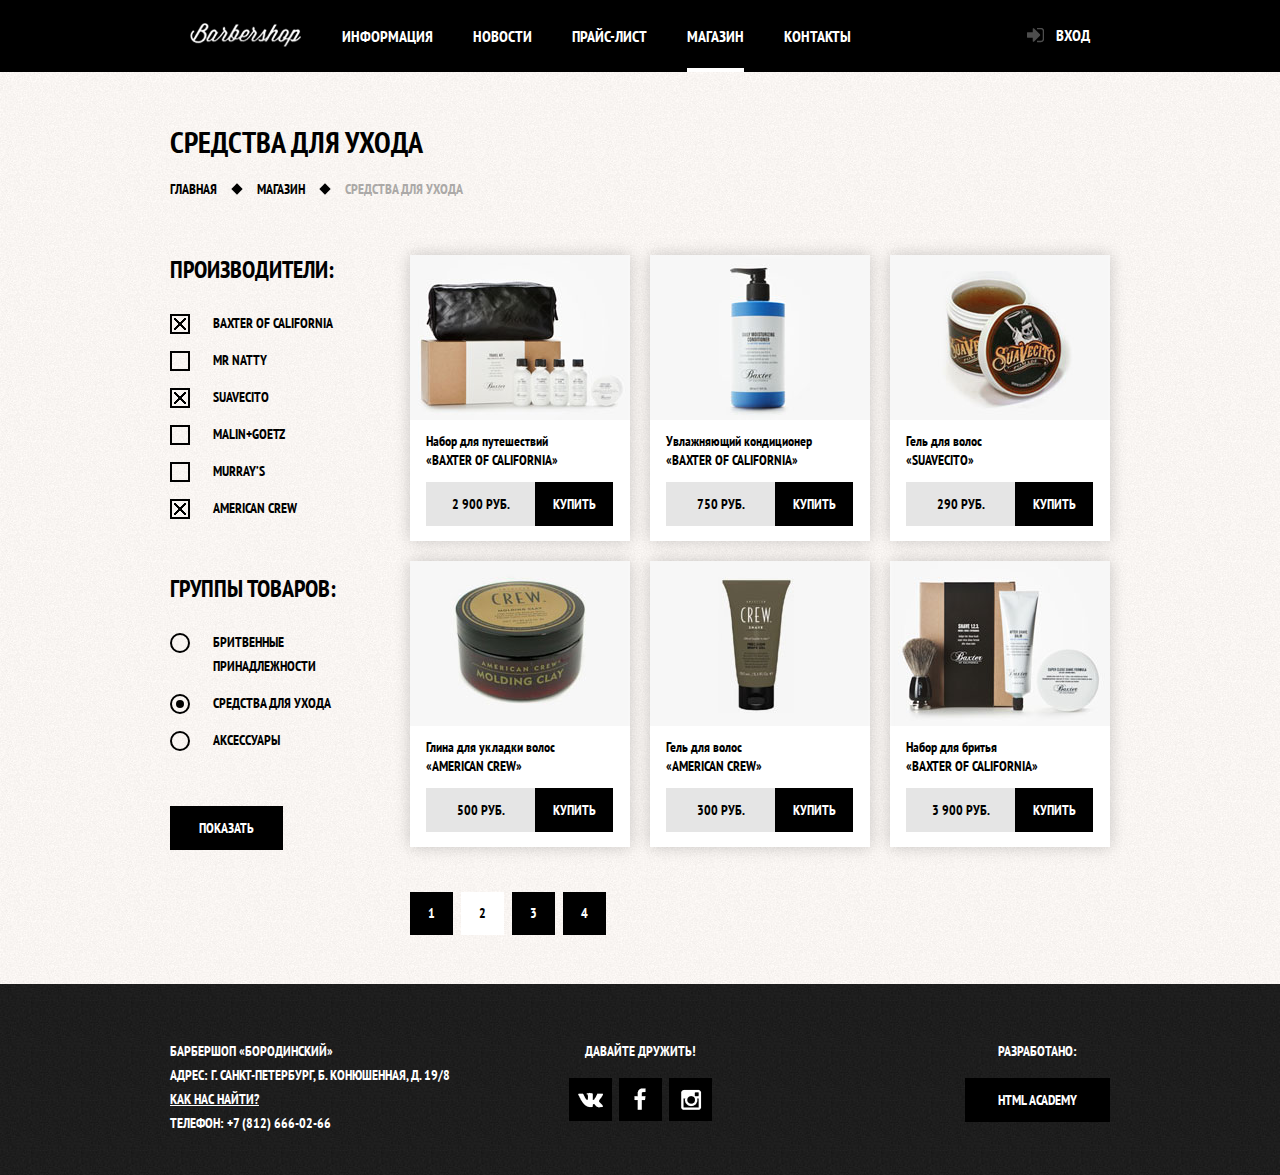
<file: layouts/barbershop/shop.html>
<!DOCTYPE html>
<html lang="ru">
<head>
  <meta charset="utf-8">
  <title>Магазин - Барбершоп «Бородинский»</title>
  <meta name="keywords" content="">
  <meta name="description" content="">
  <link rel="stylesheet" href="https://fonts.googleapis.com/css?family=PT+Sans+Narrow:400,700&amp;subset=latin,cyrillic">
  <link rel="stylesheet" href="css/normalize.css">
  <link rel="stylesheet" href="css/style.css">
</head>
<body class="shop-body">
  <header class="main-header">
    <div class="container clearfix">     
      <a class="mini-logo" href="index.html"><img src="img/mini-logo.png" width="111" height="24" alt="Барбершоп «Бородинский»"></a>      
      <nav class="main-navigation">
        <ul>
          <li>
            <a href="#">Информация</a>
          </li>
          <li>
            <a href="#">Новости</a>
          </li>
          <li>
            <a href="price.html">Прайс-лист</a>
          </li>
          <li class="current">
            <a href="shop.html">Магазин</a>
          </li>
          <li>
            <a href="#">Контакты</a>
          </li>
        </ul>
      </nav>
      <div class="user-block">
        <a class="login" href="#">Вход</a>
      </div>
    </div>
  </header>
  <main class="shop-main">
    <div class="container">
      <h1 class="page-title">
        Средства для ухода
      </h1>
      <ul class="breadcrumbs">
        <li><a href="index.html">Главная</a></li>
        <li><a href="shop.html">Магазин</a></li>
        <li class="current">Средства для ухода</li>
      </ul>   
      <div class="shop-content clearfix">
        <form action="#" method="post">
          <fieldset>
            <legend class="manufacturer"> 
              Производители:
            </legend>
            <div class="firm">          
              <input type="checkbox" name="baxter-california" id="id-baxter-california" checked>
              <label class="chk-class" for="id-baxter-california">Baxter of California</label>
            </div>
            <div class="firm">   
              <input type="checkbox" name="mr-natty" id="id-mr-natty">
              <label class="chk-class" for="id-mr-natty">Mr Natty</label>
            </div>
            <div class="firm">
              <input type="checkbox" name="suavecito" id="id-suavecito" checked>
              <label class="chk-class" for="id-suavecito">Suavecito</label>
            </div>
            <div class="firm">
              <input type="checkbox" name="malin-goetz" id="id-malin-goetz">
              <label class="chk-class" for="id-malin-goetz">Malin+Goetz</label>
            </div>
            <div class="firm">
              <input type="checkbox" name="murrays" id="id-murrays">
              <label class="chk-class" for="id-murrays">Murray’s</label>
            </div>
            <div class="firm">
              <input type="checkbox" name="american-crew" id="id-american-crew" checked>
              <label class="chk-class" for="id-american-crew">American Crew</label>
            </div>
          </fieldset>
          <fieldset>          
            <legend class="manufacturer"> 
              Группы товаров:
            </legend>
            <div class="firm">
              <input type="radio" name="group-radio" id="id-shaving">
              <label class="radio-class" for="id-shaving">Бритвенные принадлежности</label>
            </div>
            <div class="firm">
              <input type="radio" name="group-radio" id="id-care" checked>
              <label class="radio-class" for="id-care">Средства для ухода</label>
            </div>
            <div class="firm">
              <input type="radio" name="group-radio" id="id-accessories">
              <label class="radio-class" for="id-accessories">Аксессуары</label>
            </div>           
          </fieldset>  
          <button class="btn" type="submit">Показать</button>  
        </form>  
        <div class="items">
          <section class="shop-item">          
            <img src="img/item-photo-1.jpg" width="220" height="165" alt="">
            <h2><a class="desc" href="item.html">Набор для путешествий<span>«Baxter of California»</span></a></h2>
            <div class="clearfix">
              <span class="price">2 900 руб.</span>
              <a class="btn buy" href="#">Купить</a>
            </div>
          </section>
          <section class="shop-item">          
            <img src="img/item-photo-2.jpg" width="220" height="165" alt="">
            <h2><a class="desc" href="#">Увлажняющий кондиционер<span>«Baxter of California»</span></a></h2>
            <div class="clearfix">
              <span class="price">750 руб.</span>
              <a class="btn buy" href="#">Купить</a>
            </div>
          </section>
          <section class="shop-item">          
            <img src="img/item-photo-3.jpg" width="220" height="165" alt="">
            <h2><a class="desc" href="#">Гель для волос<span>«Suavecito»</span></a></h2>
            <div class="clearfix">
              <span class="price">290 руб.</span>
              <a class="btn buy" href="#">Купить</a>
            </div>
          </section>
          <section class="shop-item">          
            <img src="img/item-photo-4.jpg" width="220" height="165" alt="">
            <h2><a class="desc" href="#">Глина для укладки волос<span>«American crew»</span></a></h2>
            <div class="clearfix">
              <span class="price">500 руб.</span>
              <a class="btn buy" href="#">Купить</a>
            </div>
          </section>
          <section class="shop-item">          
            <img src="img/item-photo-5.jpg" width="220" height="165" alt="">
            <h2><a class="desc" href="#">Гель для волос<span>«American crew»</span></a></h2>
            <div class="clearfix">
              <span class="price">300 руб.</span>
              <a class="btn buy" href="#">Купить</a>
            </div>
          </section>
          <section class="shop-item">          
            <img src="img/item-photo-6.jpg" width="220" height="165" alt="">
            <h2><a class="desc" href="#">Набор для бритья<span>«Baxter of California»</span></a></h2>
            <div class="clearfix">
              <span class="price">3 900 руб.</span>
              <a class="btn buy" href="#">Купить</a>
            </div>
          </section>  
          <div class="paginator">
            <a href="#">1</a>
            <span>2</span>
            <a href="#">3</a>
            <a href="#">4</a>         
          </div>       
        </div>
      </div>
    </div>
  </main>
  <footer class="main-footer shop-footer clearfix">
    <div class="container">
      <section class="footer-contacts">
        Барбершоп «Бородинский»<br>
        Адрес: г. Санкт-Петербург, Б. Конюшенная, д. 19/8<br>
        <a href="#">Как нас найти?</a><br>
        Телефон: +7 (812) 666-02-66
      </section>
      <section class="footer-social">
        <p>Давайте дружить!</p>
        <a class="social-btn social-btn-vk" href="#">Вконтакте</a>
        <a class="social-btn social-btn-fb" href="#">Фейсбук</a>
        <a class="social-btn social-btn-inst" href="#">Инстаграм</a>
      </section>
      <section class="footer-copyright">
        <p>Разработано:</p>
        <a class="btn" href="https://htmlacademy.ru">HTML Academy</a>
      </section>
    </div>
  </footer>
  <div class="modal-content">
    <button class="modal-content-close" type="button" title="Закрыть">Закрыть</button>
    <h2 class="modal-content-title">Личный кабинет</h2>
    <p>Введите свой логин и пароль.</p>
    <form class="login-form" action="https://echo.htmlacademy.ru" method="post">
      <input class="icon-user" type="text" name="login" placeholder="Логин">
      <input class="icon-password" type="password"  name="password" placeholder="Пароль">
      <label class="login-checkbox">
        <input type="checkbox" name="remember">
        <span class="checkbox-indicator"></span>
        Запомните меня
      </label>
      <a class="restore" href="#">Я забыл пароль!</a>
      <button class="btn" type="submit">Войти</button>
    </form>
  </div>
  <script src="js/script.js"></script>
</body>
</html>
</file>
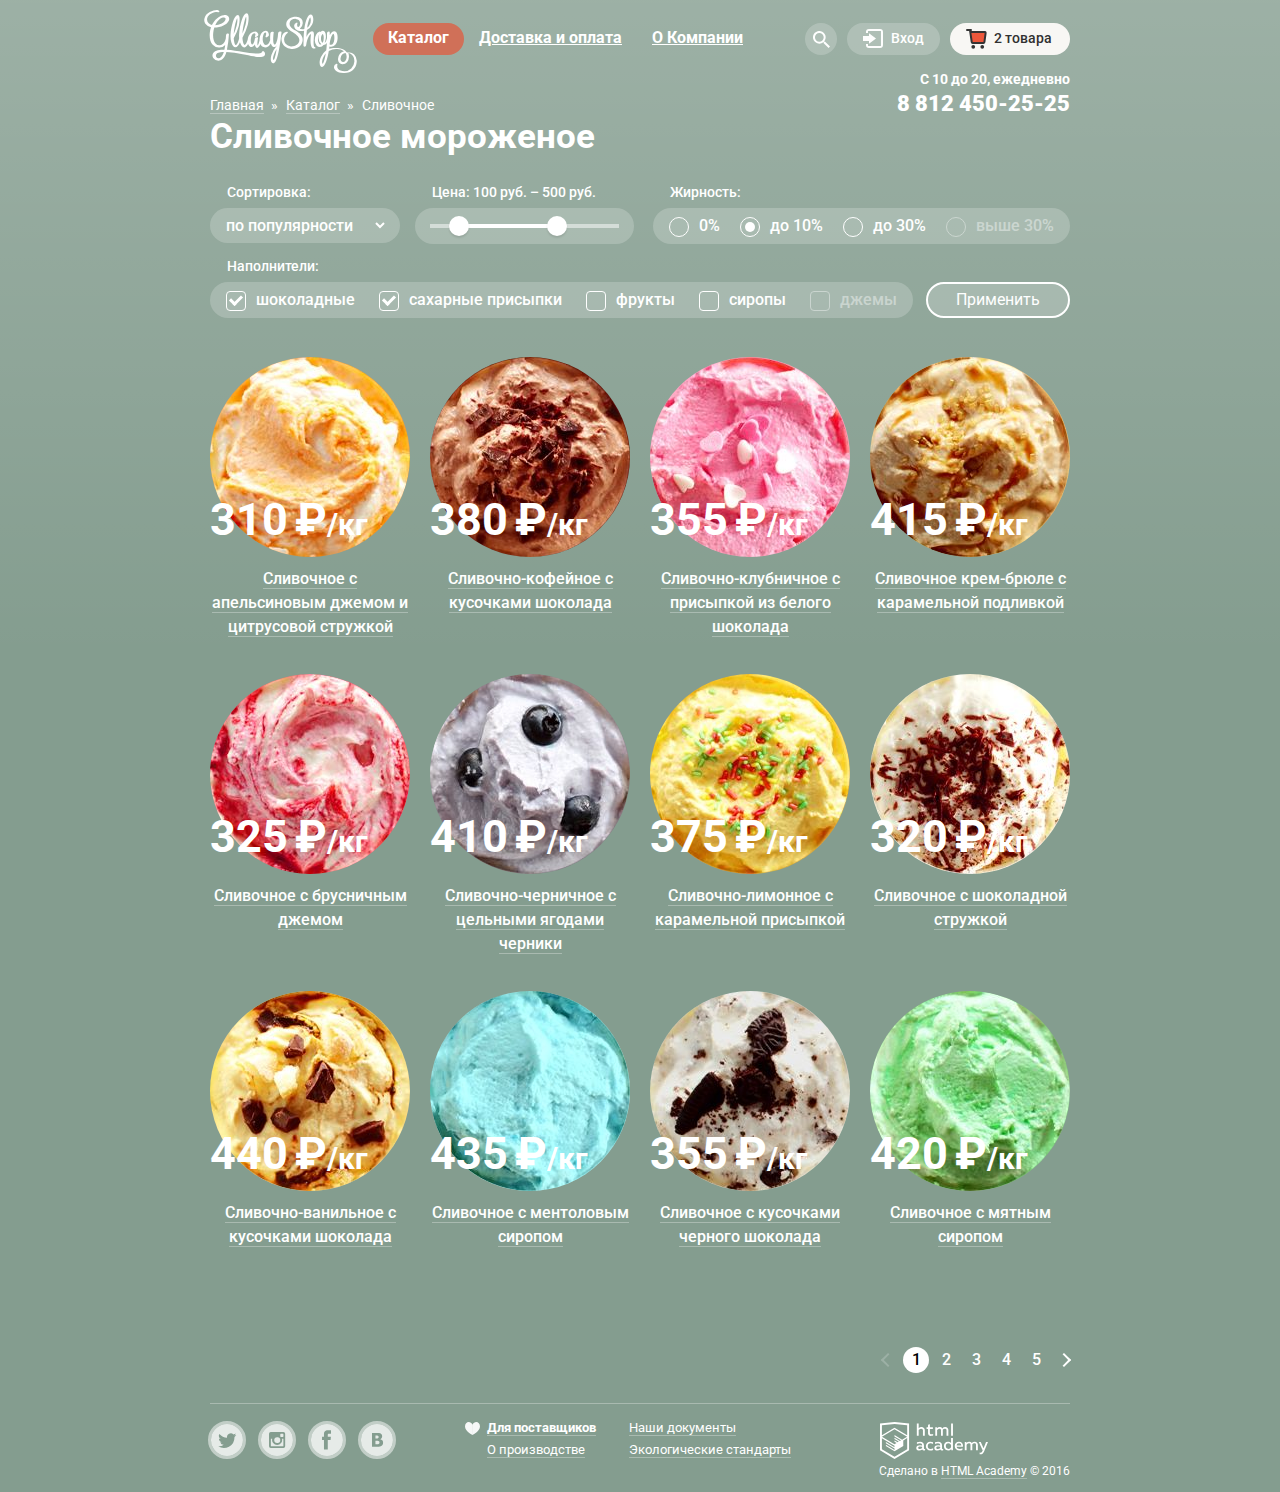
<file: layouts/gllacy/catalog.html>
<!DOCTYPE html>
<html lang="ru">
<head>
  <meta charset="utf-8">
  <title>Сливочное мороженое - Глейси</title>
  <meta name="keywords" content="">
  <meta name="description" content="">
  <link rel="stylesheet" href="https://fonts.googleapis.com/css?family=Roboto:300,400,500,700,900&amp;subset=latin,cyrillic-ext">
  <link rel="stylesheet" href="css/normalize.min.css">
  <link rel="stylesheet" href="css/style.min.css">
</head>
<body>
  <div class="gradient"></div>
  <div class="container">
    <header class="clearfix">
      <a href="index.html"><img class="logo" src="img/logo.svg" width="153" height="63" alt="Глейси"></a>
      <ul class="main-navigation">
        <li class="current">
          <a href="#">Каталог</a>
          <ul class="sub-menu">
            <li><a href="#">Новинки</a></li>
            <li><a href="catalog.html">Сливочное</a></li>
            <li class="current"><a href="#">Щербеты</a></li>
            <li><a href="#">Фруктовый лед</a></li>
            <li><a href="#">Мелорин</a></li>
          </ul>
        </li>
        <li>
          <a href="#">Доставка и оплата</a>
        </li>
        <li>
          <a href="#">О Компании</a>
        </li>
      </ul>
      <div class="basket-block">
        <!-- <a class="basket empty" href="#">Пусто</a> -->
        <a class="basket full" href="#">2 товара</a>
        <div class="basket-hover">
          <div class="basket-items">
            <div class="basket-item">
              <div class="cross cell"><a href="#"></a></div>
              <div class="image cell"><img src="img/ice-1.jpg" width="33" height="33" alt=""></div>
              <div class="description cell">Пломбир с апельсиновым джемом</div>
              <div class="price cell">1,5 кг <span>х 200 руб</span></div>
              <div class="total cell">300 руб</div>
            </div>
            <div class="basket-item">
              <div class="cross cell"><a href="#"></a></div>
              <div class="image cell"><img src="img/ice-3.jpg" width="33" height="33" alt=""></div>
              <div class="description cell">Клубничный пломбир с присыпкой из белого шоколада</div>
              <div class="price cell">1,5 кг <span>х 300 руб</span></div>
              <div class="total cell">450 руб</div>
            </div>
          </div>
          <div class="total">Итого: 750 руб.</div>
          <a class="basket-btn button-a" href="#">Оформить заказ</a>
        </div>
      </div>
      <div class="login-block">
        <a class="login" href="#">Вход</a>
        <form action="#" method="post" name="form-login">
          <div class="for-label">
            <input class="field-input-menu" type="email" name="login-email" id="id-login-email" placeholder="Электронная почта">
            <label for="id-login-email">Электронная почта</label>
          </div>
          <div class="for-label">
            <input class="field-input-menu class-login-password" type="password" name="login-password" id="id-login-password" placeholder="Пароль">
            <label for="id-login-password">Пароль</label>
          </div>
          <button class="button-a" type="submit" name="login-submit">Войти</button>
          <a class="black-a" href="#">Забыли пароль</a>
          <a class="black-a" href="#">Новая регистрация</a>
        </form>
      </div>
      <div class="search-block">
        <a class="search" href="#">Поиск</a>
        <form action="#" method="post">
          <div class="for-label">
            <input class="field-input-menu" type="text" name="search" id="id-search" placeholder="Что ищем?">
            <label for="id-search">Что ищем?</label>
          </div>
        </form>
      </div>
      <div class="header-phones">
        С 10 до 20, ежедневно<br>
        <span>8 812 450-25-25</span>
      </div>
    </header>
    <main class="catalog-main clearfix">
      <ul class="breadcrumbs">
        <li><a class="white-a" href="index.html">Главная</a></li>
        <li><a class="white-a" href="#">Каталог</a></li>
        <li class="current">Сливочное</li>
      </ul>
      <h1 class="page-title">Сливочное мороженое</h1>
      <form class="sort-form clearfix" action="#" method="post">
        <div class="sort">
          <p>Сортировка:</p>
          <div class="div-field select">
            <select>
              <option value="popularity">по популярности</option>
              <option value="cheap">сначала недорогие</option>
              <option value="expensive">сначала дорогие</option>
              <option value="fat">по жирности</option>
            </select>
          </div>
        </div>
        <div class="price">
          <p>Цена: 100 руб. – 500 руб.</p>
          <div class="range">
            <div class="scale">
              <div class="bar"></div>
            </div>
            <div class="toggle min-toggle"></div>
            <div class="toggle max-toggle"></div>
          </div>
        </div>
        <div class="fat">
          <p>Жирность:</p>
          <div class="div-field">
            <input type="radio" name="fat" value="0%" id="fat1">
            <label class="cls-radio" for="fat1">0%</label>
            <input type="radio" name="fat" value="до 10%" id="fat2" checked>
            <label class="cls-radio" for="fat2">до 10%</label>
            <input type="radio" name="fat" value="до 30%" id="fat3">
            <label class="cls-radio" for="fat3">до 30%</label>
            <input type="radio" name="fat" value="выше 30%" id="fat4" disabled>
            <label class="cls-radio" for="fat4">выше 30%</label>
          </div>
        </div>
        <div class="filler">
          <p>Наполнители:</p>
          <div class="div-field">
            <input type="checkbox" name="filler" value="шоколадные" id="filler1" checked>
            <label class="cls-chk" for="filler1">шоколадные</label>
            <input type="checkbox" name="filler" value="сахарные-присыпки" id="filler2" checked>
            <label class="cls-chk" for="filler2">сахарные присыпки</label>
            <input type="checkbox" name="filler" value="фрукты" id="filler3">
            <label class="cls-chk" for="filler3">фрукты</label>
            <input type="checkbox" name="filler" value="сиропы" id="filler4">
            <label class="cls-chk" for="filler4">сиропы</label>
            <input type="checkbox" name="filler" value="джемы" id="filler5" disabled>
            <label class="cls-chk" for="filler5">джемы</label>
          </div>
        </div>
        <button type="submit" name="filter-submit">Применить</button>
      </form>
      <div class="items">
        <section class="item">
          <div class="item-photo">
            <img src="img/ice-1.jpg" width="200" height="200" alt="">
            <div class="item-price">310<span> </span>&#8381;<span>/кг</span></div>
          </div>
          <a class="description white-a" href="#">Сливочное с апельсиновым джемом и цитрусовой стружкой</a>
          <a class="item-btn button-a" href="#">Быстрый просмотр</a>
        </section>

        <section class="item">
          <div class="item-photo">
            <img src="img/ice-2.jpg" width="200" height="200" alt="">
            <div class="item-price">380<span> </span>&#8381;<span>/кг</span></div>
          </div>
          <a class="description white-a" href="#">Сливочно-кофейное с кусочками шоколада</a>
          <a class="item-btn button-a" href="#">Быстрый просмотр</a>
        </section>

        <section class="item">
          <div class="item-photo">
            <img src="img/ice-3.jpg" width="200" height="200" alt="">
            <div class="item-price">355<span> </span>&#8381;<span>/кг</span></div>
          </div>
          <a class="description white-a" href="#">Сливочно-клубничное с присыпкой из белого шоколада</a>
          <a class="item-btn button-a" href="#">Быстрый просмотр</a>
        </section>

        <section class="item">
          <div class="item-photo">
            <img src="img/ice-4.jpg" width="200" height="200" alt="">
            <div class="item-price">415<span> </span>&#8381;<span>/кг</span></div>
          </div>
          <a class="description white-a" href="#">Сливочное крем-брюле с карамельной подливкой</a>
          <a class="item-btn button-a" href="#">Быстрый просмотр</a>
        </section>

        <section class="item">
          <div class="item-photo">
            <img src="img/ice-5.jpg" width="200" height="200" alt="">
            <div class="item-price">325<span> </span>&#8381;<span>/кг</span></div>
          </div>
          <a class="description white-a" href="#">Сливочное с брусничным джемом</a>
          <a class="item-btn button-a" href="#">Быстрый просмотр</a>
        </section>

        <section class="item">
          <div class="item-photo">
            <img src="img/ice-6.jpg" width="200" height="200" alt="">
            <div class="item-price">410<span> </span>&#8381;<span>/кг</span></div>
          </div>
          <a class="description white-a" href="#">Сливочно-черничное с цельными ягодами черники</a>
          <a class="item-btn button-a" href="#">Быстрый просмотр</a>
        </section>

        <section class="item">
          <div class="item-photo">
            <img src="img/ice-7.jpg" width="200" height="200" alt="">
            <div class="item-price">375<span> </span>&#8381;<span>/кг</span></div>
          </div>
          <a class="description white-a" href="#">Сливочно-лимонное с карамельной присыпкой</a>
          <a class="item-btn button-a" href="#">Быстрый просмотр</a>
        </section>

        <section class="item">
          <div class="item-photo">
            <img src="img/ice-8.jpg" width="200" height="200" alt="">
            <div class="item-price">320<span> </span>&#8381;<span>/кг</span></div>
          </div>
          <a class="description white-a" href="#">Сливочное с шоколадной стружкой</a>
          <a class="item-btn button-a" href="#">Быстрый просмотр</a>
        </section>

        <section class="item">
          <div class="item-photo">
            <img src="img/ice-9.jpg" width="200" height="200" alt="">
            <div class="item-price">440<span> </span>&#8381;<span>/кг</span></div>
          </div>
          <a class="description white-a" href="#">Сливочно-ванильное с кусочками шоколада</a>
          <a class="item-btn button-a" href="#">Быстрый просмотр</a>
        </section>

        <section class="item">
          <div class="item-photo">
            <img src="img/ice-10.jpg" width="200" height="200" alt="">
            <div class="item-price">435<span> </span>&#8381;<span>/кг</span></div>
          </div>
          <a class="description white-a" href="#">Сливочноe с ментоловым сиропом</a>
          <a class="item-btn button-a" href="#">Быстрый просмотр</a>
        </section>

        <section class="item">
          <div class="item-photo">
            <img src="img/ice-11.jpg" width="200" height="200" alt="">
            <div class="item-price">355<span> </span>&#8381;<span>/кг</span></div>
          </div>
          <a class="description white-a" href="#">Сливочное с кусочками черного шоколада</a>
          <a class="item-btn button-a" href="#">Быстрый просмотр</a>
        </section>

        <section class="item">
          <div class="item-photo">
            <img src="img/ice-12.jpg" width="200" height="200" alt="">
            <div class="item-price">420<span> </span>&#8381;<span>/кг</span></div>
          </div>
          <a class="description white-a" href="#">Сливочное с мятным сиропом</a>
          <a class="item-btn button-a" href="#">Быстрый просмотр</a>
        </section>

      </div>

      <div class="paginator">
        <span class="prev disabled">Назад</span>
        <span class="current">1</span>
        <a href="#2">2</a>
        <a href="#3">3</a>
        <a href="#4">4</a>
        <a href="#5">5</a>
        <a class="next" href="#next">Вперед</a>
      </div>
    </main>
    <footer class="clearfix">
      <section class="social">
        <a class="social-btn social-btn-tw" href="#">Твиттер</a>
        <a class="social-btn social-btn-inst" href="#">Инстаграм</a>
        <a class="social-btn social-btn-fb" href="#">Фейсбук</a>
        <a class="social-btn social-btn-vk" href="#">Вконтакте</a>
      </section>
      <ul class="navigation">
        <li><a class="white-a" href="#">Для поставщиков</a></li>
        <li><a class="white-a" href="#">Наши документы</a></li>
        <li><a class="white-a" href="#">О производстве</a></li>
        <li><a class="white-a" href="#">Экологические стандарты</a></li>
      </ul>
      <section class="copyright">
        <a class="copyright-a white-a" href="https://htmlacademy.ru">Сделано в <span>HTML Academy</span> © 2016</a>
      </section>
    </footer>
  </div>
  <script src="js/script.min.js"></script>
</body>
</html>
</file>
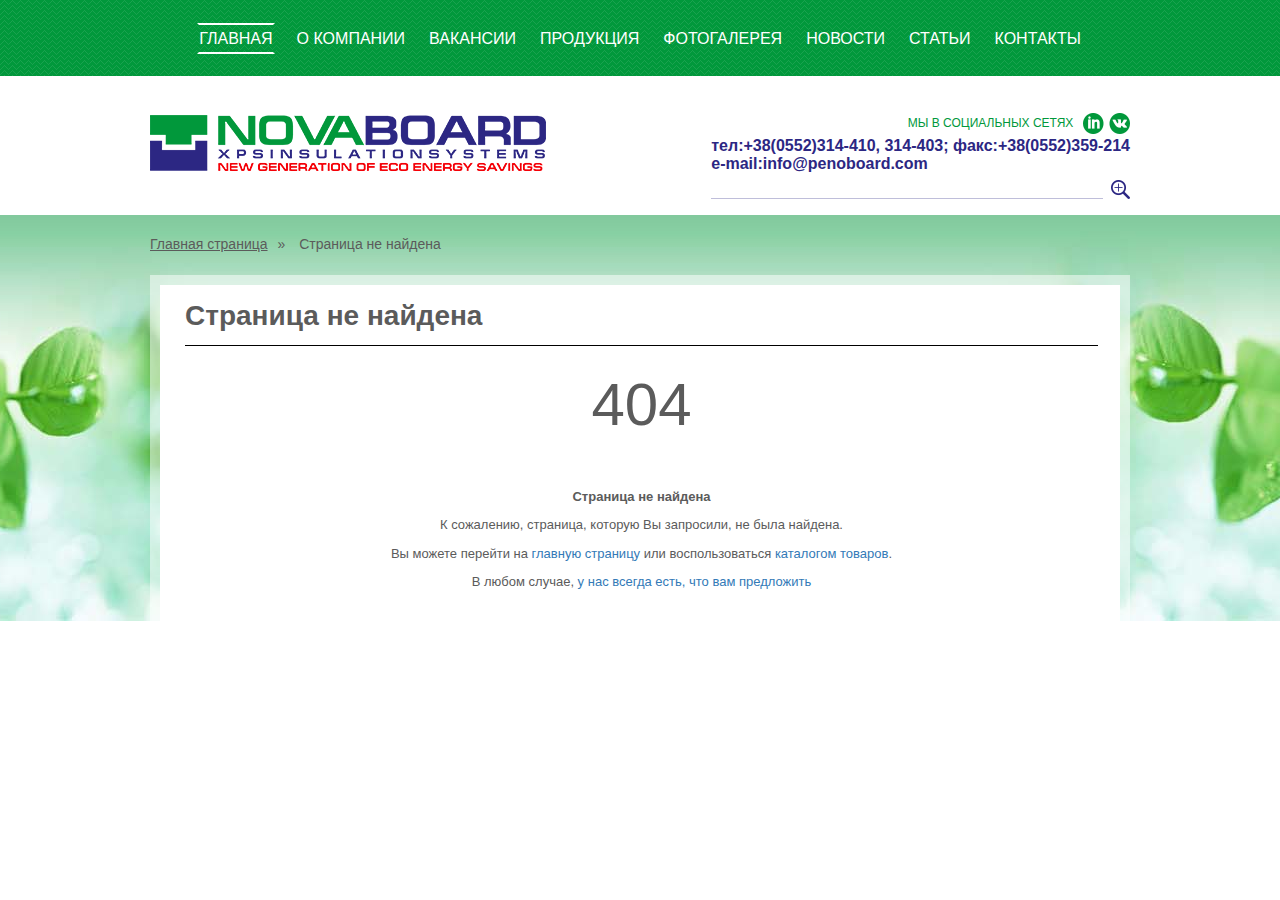
<file: layouts/novaboard/404 (тут изображение на фоне).html>
﻿<!DOCTYPE html>
<html lang="ru-RU" dir="ltr">

<head>
  <meta charset="utf-8">
  <meta http-equiv="X-UA-Compatible" content="IE=edge">
  <title>Novaboard - Страница не найдена</title>
  <meta name="viewport" content="width=device-width, initial-scale=1">
  <meta name="format-detection" content="telephone=no">
  <meta name="format-detection" content="address=no">

  <style>
a,dv,form,h1,header,i,img,li,p,song,tr,ul{margin:0;padding:0;font-size:100%}body{font-size:100%}a,body,dv,form,h1,header,html,i,img,li,p,song,tr,ul{border:0;font:inherit;vertical-align:baseline}header{display:block}img{max-width:100%;height:auto}strong{font-weight:700}a,a:active,a:focus,a:hover,a:link,a:visited{outline:0}ul{list-style:none}::selection{text-shadow:none;color:#fff;background:#2597ff}::-moz-selection{text-shadow:none;color:#fff;background:#2597ff}::-ms-selection{text-shadow:none;color:#fff;background:#2597ff}input[type=submit]{-webkit-appearance:button;cursor:pointer}input[type=search]{-webkit-box-sizing:content-box;-moz-box-sizing:content-box;box-sizing:content-box}input[type=search]::-webkit-search-cancel-button,input[type=search]::-webkit-search-decoration{-webkit-appearance:none}input::-ms-clear{display:none;width:0;height:0}input::-ms-reveal{display:none;width:0;height:0}input::-moz-focus-inner{padding:0;border:0}input{margin:0;font-family:sans-serif;font-size:100%;vertical-align:baseline;outline:0}input:invalid,input:required{box-shadow:none}input[type=search]{-webkit-appearance:none;-webkit-border-radius:0;border-radius:0}input[type=search]:focus{background:#ffface!important}input::-webkit-input-placeholder{color:#999}input::-moz-placeholder{color:#999;opacity:1}input:-ms-input-placeholder,textarea:-ms-input-placeholder{color:#999}input:focus::-webkit-input-placeholder{color:transparent}input:focus::-moz-placeholder{color:transparent}input:focus:-ms-input-placeholder,textarea:focus:-ms-input-placeholder{color:transparent}body,html{height:100%;margin:0;padding:0}html{display:block;font-family:sans-serif;font-size:100%;-ms-text-size-adjust:100%;-webkit-text-size-adjust:100%}@media print{*{text-shadow:none!important;color:#000!important;background:0 0!important;box-shadow:none!important}a,a:visited{text-decoration:underline}a[href]:after{content:" ("attr(href) ") "}a[href^="#"]:after,a[href^="javascript:"]:after{content:""}img{page-break-inside:avoid;max-width:100%!important}@page{margin:.5cm}p{orphans:3;widows:3}}

body{min-width:1224px;background:#fff;color:#000;font-family:Arial,sans-serif;font-size:14px;line-height:1.2}.clearfix:after{display:table;clear:both;content:""}.site-size-min{width:980px;margin:0 auto}header{background:#01983b url("[data-uri]") top center}.main-navigation{padding:23px 0 22px;text-align:center;font-size:0}.main-navigation li{display:inline-block;vertical-align:middle}.main-navigation li:first-child{padding-left:0}.main-navigation .active,.main-navigation a{padding:4px 0;border:2px solid transparent;color:#fff;text-decoration:none;text-transform:uppercase;font-size:16px}.main-navigation .active,.main-navigation a:active,.main-navigation a:hover{border-top-color:#fff;border-bottom-color:#fff}.logo{display:block;float:left;margin-top:39px}.contacts{float:right;margin-top:37px;margin-bottom:16px}.contacts-social{color:#01983b;text-decoration:none;text-transform:uppercase;font-size:12px;float:right}.contacts-social-in,.contacts-social-vk{display:inline-block;width:21px;height:21px;vertical-align:middle;font-size:0}.contacts-social-in{margin:0 2px 0 6px;background:url("[data-uri]") no-repeat 0 0}.contacts-social-vk{background:url("[data-uri]") no-repeat 0 0}.contacts-social-in:active,.contacts-social-in:hover,.contacts-social-vk:active,.contacts-social-vk:hover{border-radius:50%;box-shadow:0 0 2px 2px green;opacity:.8}.contacts-tel{clear:both;margin-bottom:7px;padding-top:3px;color:#2c2783;font-size:16px;font-weight:700;line-height:18px}.contacts-tel a{color:inherit;text-decoration:none}.contacts-tel a:active,.contacts-tel a:hover{text-decoration:underline;opacity:.8}.contacts-tel .nowrap{clear:both;white-space:nowrap}.search-field{width:388px;outline:none;border:none;border-bottom:1px solid #bfbeda}.search-button{float:right;width:19px;height:19px;outline:none;border:none;background:url("[data-uri]") no-repeat 0 0}.search-button:active,.search-button:hover{opacity:.8}.screen-404{background:#fff  url("[data-uri]") no-repeat top center;min-height:406px;color:#5b5b5b;padding-top:21px}.breadcrumbs{margin-bottom:22px}.breadcrumbs li{display:inline-block;vertical-align:top}.breadcrumbs li a{color:inherit}.breadcrumbs li:after{padding:0 10px;content:"\00bb"}.breadcrumbs li:last-child:after{content:""}.content-404{padding:14px 22px 30px 25px;border:10px solid rgba(255,255,255,.5);border-bottom-width:0;background-color:#fff;background-clip:padding-box}.content-404-title{font-size:28px;font-weight:700;border-bottom:1px solid #000;padding-bottom:12px;margin-bottom:23px}.content-404-number{text-align:center;font-size:60px;margin-bottom:48px}.content-404-text{text-align:center;font-size:13px}.content-404-text a{color:#337ab7;text-decoration:none}.content-404-text p{margin:1em 0}.main-navigation li:not(:first-child){padding-left: 20px;}
  </style>

</head>
<body>
  <header>
    <div class="site-size-min">
      <ul class="main-navigation">
        <li class="active">Главная</li>
        <li><a href="#">О компании</a></li>
        <li><a href="#">Вакансии</a></li>
        <li><a href="#">Продукция</a></li>
        <li><a href="#">Фотогалерея</a></li>
        <li><a href="#">Новости</a></li>
        <li><a href="#">Статьи</a></li>
        <li><a href="#">Контакты</a></li>
      </ul>
    </div> <!-- .site_size -->
  </header>
  <div class="site-size-min clearfix">
    <img class="logo" src="[data-uri]" width="396" alt="Novaboard">
    <div class="contacts">
      <div class="contacts-social">
        Мы в социальных сетях
        <a href="#" class="contacts-social-in" title="LinkedIn" target="_blank">LinkedIn</a>
        <a href="#" class="contacts-social-vk" title="Вконтакте" target="_blank">Вконтакте</a>
      </div>
      <div class="contacts-tel">
        <div class="nowrap">тел:<a href="tel:+380552314410">+38(0552)314-410</a>, <a href="tel:+380552314403">314-403</a>; факс:+38(0552)359-214</div>
        e-mail:<a href="mailto:info@penoboard.com">info@penoboard.com</a>
      </div>
      <form class="form-search" action="#" name="form-search">
        <input type="search" name="search-field" class="search-field">
        <input type="submit" name="search-button" class="search-button" title="Поиск" value="">
      </form>
    </div> <!-- .contacts -->
  </div> <!-- .site-size-min -->
  <div class="screen-404">
    <div class="site-size-min">
      <ul class="breadcrumbs">
        <li><a href="#">Главная страница</a></li>
        <li class="current">Страница не найдена</li>
      </ul>
      <div class="content-404">
        <h1 class="content-404-title">Страница не найдена</h1>
        <div class="content-404-number">404</div>
        <div class="content-404-text">
          <p><strong>Страница не найдена</strong></p>
          <p><i>К сожалению, страница, которую Вы запросили, не была найдена.</i></p>
          <p>Вы можете перейти на <a href="#">главную страницу</a> или воспользоваться <a href="#">каталогом товаров</a>.</p>
          <p>В любом случае, <a href="#">у нас всегда есть, что вам предложить</a></p>
        </div> <!-- .content-404-text -->
      </div> <!-- .content-404 -->
    </div>
  </div>
</body>
</html>
</file>
<file: css/style.css>
html,
body {
  max-width: 1920px;
  min-width: 320px;
  height: 100%;
  margin: 0 auto;
}

body {
  background: #eeeee4;
  color: #254e4e;
  font-family: Arial, sans-serif;
  font-size: 14px;
  line-height: 1.7;
}

.clearfix:after {
  display: table;
  clear: both;
  content: "";
}

.header {
  height: 288px;
}
</file>
<file: layouts/alena/css/style.css>
body {
  font-family: "Arial", sans-serif;
  font-size: 14px;
  line-height: 1.2;
}

.wrapper {
  width: 1096px;
  margin: 0 auto;
}

.clearfix:after {
  display: table;
  clear: both;
  content: "";
}

header {
  padding-bottom: 48px;
  background: #eaf7fd url("../img/header-background.jpg") no-repeat center 0;
}

header .header-top {
  position: relative;
  height: 168px;
  background: #124981 url("../img/header-top.jpg") no-repeat 0 0;
}

header .header-top:before,
header .header-top:after {
  position: absolute;
  top: 0;
  display: block;
  width: 33px;
  height: 572px;
  background: transparent url("../img/header-shadow-sprite.png") no-repeat;
  content: "";
}

header .header-top:before {
  left: -33px;
  background-position: 0 0;
}

header .header-top:after {
  right: -33px;
  background-position: -0 -572px;
}

header .header-row {
  height: 108px;
}

header .logo {
  position: relative;
  float: left;
  margin: 18px 28px 0 73px;
}

header .logo:after {
  position: absolute;
  top: 0;
  right: -30px;
  display: block;
  width: 2px;
  height: 72px;
  background: linear-gradient(to right, #1b629c 50%, #062f7e 50%);
  content: "";
  /* #1b629c до #062f7e*/
}

header .features {
  float: left;
  width: 280px;
  margin: 25px 0 0 28px;
  color: #acc8d6;
  text-transform: uppercase;
  font-family: "Roboto", sans-serif;
  font-size: 24px;
  font-weight: 300;
}

header .contacts {
  float: right;
  margin: 20px 73px 0 0;
  padding-left: 45px;
  background: transparent url("../img/icon-phone.png") no-repeat 0 50%;
  color: #acc8d6;
  font-family: "Roboto", sans-serif;
  font-size: 24px;
  font-weight: 300;
  line-height: 30px;
}

header .contacts span {
  color: #ececec;
  font-size: 30px;
}

header .contacts a {
  color: inherit;
  text-decoration: none;
}

header .contacts a:hover,
header .contacts a:active {
  opacity: 0.8;
}

.navigation ul {
  margin: 0;
  padding: 0;
  background: linear-gradient(white, #e5e5e5);
  list-style: none;
  text-align: center;
  /*font-size: 0;*/
}

.navigation li {
  float: left;
  width: 20%;
}

.navigation a {
  display: block;
  padding: 13px 0;
  border-right: 2px solid #d9d9d9;
  color: #6c6c6c;
  text-decoration: none;
  text-transform: uppercase;
  font-family: "Roboto", sans-serif;
  font-size: 14px;
  font-weight: 300;
}

.navigation .active a {
  color: black;
  font-weight: bold;
}

.navigation a:hover {
  background: white;
  color: black;
}

.navigation .active a:hover {
  background: none;
  cursor: default;
}

.navigation li:last-child a {
  border-right: none;
}

.header-photo {
  position: relative;
  font-size: 0;
}

.header-photo:after {
  position: absolute;
  bottom: -18px;
  left: 0;
  display: block;
  width: 1096px;
  height: 18px;
  background: transparent url("../img/header-photo-shadow.png") no-repeat 0 0;
  content: "";
  opacity: 0.36;
}

main {
  padding-bottom: 40px;
  background-color: #eaf7fd;
}

.column {
  float: left;
  width: 268px;
  margin-left: 73px;
}

.column .header,
.welcome .header {
  position: relative;
  width: 268px;
  height: 181px;
  background-image: linear-gradient(#358bc6, #11549f);
  box-shadow: inset 0 0 0 1px #2e82be;
}

.welcome .header {
  height: 262px;
}

.column .header:after {
  position: absolute;
  bottom: -16px;
  left: 0;
  display: block;
  width: 268px;
  height: 17px;
  background: url("../img/content-photo-arrow.png") no-repeat 50% 0, url("../img/content-photo-shadow.png") no-repeat 0 0;
  content: "";
}

.column .header img,
.welcome .header img {
  display: block;
  margin: 0 auto;
}

.column .header p {
  margin: 0;
  padding: 0;
  color: #ffffff;
  text-align: center;
  text-transform: uppercase;
  font-family: "Roboto", sans-serif;
  font-size: 25px;
  font-weight: bold;
  line-height: 50px;
}

.column ul {
  margin: 24px 0 30px 0;
  padding: 0;
  list-style-type: none;
}

.column li {
  padding-bottom: 10px;
  padding-left: 23px;
  background: transparent url("../img/content-li.png") no-repeat 0 0;
  color: #021736;
}

.welcome {
  width: 950px;
  margin: 0 auto;
  padding: 30px;
  background-color: #dcf2fc;
}

.welcome .left-column {
  float: left;
  width: 268px;
}

.welcome .right-column {
  float: right;
  width: 652px;
}

.welcome .header:after {
  position: absolute;
  bottom: -16px;
  left: 0;
  display: block;
  width: 268px;
  height: 17px;
  background: url("../img/content-photo-shadow.png") no-repeat 0 0;
  content: "";
}

.welcome .header p {
  margin: 8px 0;
  color: #ffffff;
  text-align: center;
}

.welcome .title {
  width: 268px;
  margin-top: 24px;
  text-align: center;
  font-size: 13px;
  font-style: italic;
}

.welcome .right-column h2 {
  margin: 0;
  color: #2c7cc9;
  text-transform: uppercase;
  font-family: "Roboto", sans-serif;
  font-size: 25px;
  font-weight: 300;
}

.welcome .right-column p {
  color: #021736;
}

footer .gradient-top {
  height: 37px;
  background: linear-gradient(to left, #0a407f, #2d7dca, #0a407f);
}

footer .gradient-bottom {
  height: 80px;
  background: linear-gradient(to left, #02224e, #064592, #02224e);
}

footer .wrapper-footer {
  width: 950px;
  /* тут я меньше центрирую, на 73px с каждой стороны */
  margin: 0 auto;
}

footer .contacts {
  position: relative;
  color: #ffffff;
  /*background-color: #144b89;*/
  font-family: "Roboto", sans-serif;
  font-size: 16px;
  font-weight: 300;
  line-height: 37px;
}

footer .contacts:before {
  position: absolute;
  bottom: -15px;
  left: -73px;
  display: block;
  width: 1096px;
  height: 15px;
  background: transparent url("../img/footer-shadow.png") no-repeat 0 0;
  /* прикол! тут правилом clearfix занято after*/
  content: "";
}

footer .contacts a {
  color: inherit;
}

footer .address {
  position: relative;
  float: left;
}

footer .address:after,
footer .email:after {
  position: absolute;
  top: 0;
  right: -42px;
  display: block;
  width: 2px;
  height: 100%;
  background: linear-gradient(to right, #6fa4d0 50%, #1d5ba3 50%);
  content: "";
}

footer .email {
  position: relative;
  float: left;
  margin-left: 84px;
}

footer .social {
  float: right;
}

footer .soc {
  display: inline-block;
  width: 25px;
  height: 24px;
  margin: 0 2px;
  background-color: white;
  background-repeat: no-repeat;
  background-position: 0 0;
  font-size: 0;
}

footer .soc:hover {
  background-color: #aaaaaa;
}

footer .soc.f {
  margin-left: 10px;
  background-image: url("../img/icon-f.png");
}

footer .soc.ok {
  background-image: url("../img/icon-ok.png");
}

footer .soc.vk {
  margin-right: 0;
  background-image: url("../img/icon-vk.png");
}

footer .copyright {
  float: left;
  height: 29px;
  margin-top: 25px;
  padding-left: 44px;
  background: transparent url("../img/logo-a.png") no-repeat 0 0;
  color: #fbfdff;
  font-size: 13px;
  line-height: 29px;
}
</file>
<file: layouts/barbershop/css/style.css>
body {
  min-width: 960px;
  color: #000000;
  text-transform: uppercase;
  font-family: "PT Sans Narrow", "Arial", sans-serif;
  font-size: 14px;
  font-weight: 700;
  line-height: 24px;
}

.clearfix:after {
  display: table;
  clear: both;
  content: "";
}

.container {
  width: 940px;
  margin: 0 auto;
  padding: 0 10px;
}

.index-body {
  background: #070707 url("../img/body-bg.jpg") no-repeat center top;
  color: #ffffff;
}

.shop-body,
.item-body,
.price-body {
  background: #f8f5f2 url("../img/pattern-white.jpg");
}

.main-header {
  margin-bottom: 60px;
  background-color: #000000;
  color: #ffffff;
}

.main-navigation {
  float: left;
  width: 680px;
}

.main-navigation ul {
  margin: 0;
  padding: 0;
  list-style: none;
  font-size: 0;
}

.main-navigation li {
  display: inline-block;
  vertical-align: top;
  font-size: 16px;
  line-height: 20px;
}

.main-navigation a {
  position: relative;
  display: block;
  padding: 26px 20px;
  color: #ffffff;
  text-decoration: none;
}

.main-navigation a:hover {
  background: #242424;
}

.main-navigation .current a:after {
  position: absolute;
  right: 20px;
  bottom: 0;
  left: 20px;
  height: 4px;
  background-color: #ffffff;
  content: "";
}

.main-navigation .current a:hover {
  background: none;
}

.user-block {
  float: right;
  max-width: 140px;
}

.login {
  position: relative;
  display: inline-block;
  padding: 25px 20px;
  padding-left: 50px;
  color: #ffffff;
  vertical-align: top;
  text-decoration: none;
  font-size: 16px;
  line-height: 20px;
}

.login:hover {
  background-color: #242424;
}

.login:before {
  position: absolute;
  top: 28px;
  left: 20px;
  width: 18px;
  height: 18px;
  background: transparent url("../img/sprite.png") no-repeat;
  background-position: -1px -15px;
  content: "";
  opacity: 0.3;
}

.login:hover:before {
  opacity: 1;
}

.index-logo {
  width: 368px;
  height: 204px;
  margin: 0 auto;
  margin-bottom: 17px;
  padding-left: 10px; /* решил чтобы точно как в макете */
}

.index-logo img {
  width: 368px;
  height: 204px;
}

.features {
  margin-bottom: 80px;
}

.features-item {
  float: left;
  width: 300px;
  margin-right: 20px;
  text-align: center;
}

.features-item:last-child {
  margin-right: 0;
}

.features-name {
  position: relative;
  display: block;
  margin-bottom: 30px;
  padding-bottom: 37px;
  font-size: 30px;
  line-height: 42px;
}

.features-item p {
  margin: 10px;
  margin-bottom: 0;
}

.features-name:after {
  position: absolute;
  bottom: 0;
  left: 50%;
  display: block;
  width: 20px;
  height: 20px;
  margin-left: -10px;
  background-color: #ffffff;
  content: "";
  transform: rotate(45deg);
}

.index-content {
  margin-bottom: 35px;
  padding: 50px 80px;
  padding-top: 48px;
  background: url("../img/index-content-shadow.png") no-repeat center,
  #f8f5f2 url("../img/pattern-white.jpg");
  color: #000000;
}

.index-content.bottom-block {
  margin-bottom: 60px;
  padding-bottom: 60px;
}

.index-content-left {
  float: left;
  width: 380px;
}

.index-content-right {
  float: right;
  width: 300px;
}

.index-content-title {
  margin: 0;
  margin-bottom: 25px;
  font-size: 30px;
  line-height: 42px;
}

.index-content p {
  margin: 0;
  margin-bottom: 25px;
}

.index-content-left .work {
  margin-bottom: 44px;
}


.news-preview {
  margin: 0;
  padding: 0;
  padding-right: 35px;
  list-style: none;
}

.news-preview li {
  margin-bottom: 25px;
}

.news-preview p {
  margin-bottom: 0;
}

.news-preview time {
  text-transform: none;
}

.btn {
  display: inline-block;
  margin-right: 16px;
  padding: 10px 33px;
  outline: none;
  border: none;
  background-color: #000000;
  color: #ffffff;
  cursor: pointer;
  text-align: center;
  vertical-align: top;
  text-decoration: none;
  text-transform: uppercase;
  font-family: "PT Sans Narrow", "Arial", sans-serif;
  font-size: 14px;
  font-weight: 700;
  line-height: 24px;
}

.btn:hover,
.btn:active {
  background-color: #663d15;
}

.btn.disabled,
.btn:disabled {
  cursor: default;
  opacity: 0.5;
}

.btn.disabled:hover,
.btn:disabled:hover {
  background-color: #000000;
}

.gallery {
  position: relative;
  height: 260px;
}

.gallery-content {
  height: 164px;
  margin: 0;
  border: 7px solid #ffffff;
  background-color: #cccccc;
}

.gallery-content img {
  width: 286px;
  height: 164px;
}

.gallery .btn {
  position: absolute;
  bottom: 0;
  width: 140px;
  margin: 0;
}

.gallery-prev {
  left: 0;
}

.gallery-next {
  right: 0;
}

.appointment-form input {
  float: left;
  width: 106px;
  margin-right: 20px;
  margin-bottom: 20px;
  padding: 7px 15px;
  outline: none;
  border: 2px solid #000000;
  background-color: #f9f6f3;
  color: #000000;
  text-transform: uppercase;
  font-family: "PT Sans Narrow", "Arial", sans-serif;
  font-size: 14px;
  line-height: 24px;
}

.appointment-form input:focus {
  border: 2px solid #663d15;
  box-shadow: inset 0 -2px 0 0 #663d15;
}

.appointment-form input:nth-child(2n) {
  margin-right: 0;
}

.appointment-form input:nth-child(4) {
  margin-bottom: 36px;
}


.appointment-form .btn {
  clear: both;
  width: 100%;
}

.main-footer {
  margin-top: 65px;
  padding-top: 60px;
  padding-bottom: 40px;
  background: #252525 url("../img/pattern-black.jpg");
  color: #ffffff; /* лучше явно прописать везде для футера */
}

.main-footer {
  margin-top: 0;
}

.footer-contacts {
  float: left;
  width: 320px;
  margin-right: 60px;
}

.footer-contacts a {
  color: #ffffff;
}

.footer-contacts a:hover {
  text-decoration: none;
}

.footer-social {
  float: left;
  width: 180px;
  text-align: center;
}

.footer-copyright {
  float: right;
  max-width: 180px;
}

.footer-social p {
  margin: 0;
  margin-bottom: 15px;
}

.social-btn {
  display: inline-block;
  width: 43px;
  height: 43px;
  margin: 0 2px;
  background: #000000 url("../img/sprite.png") no-repeat center;
  transition: background-position 0.5s,
  background-color 0.5s;
  vertical-align: top;
  text-decoration: none;
  font-size: 0;
}

.social-btn:hover {
  background-color: #ffffff;
}

.social-btn-vk {
  background-position: 9px -447px;
}

.social-btn-fb {
  background-position: 15px -171px;
}

.social-btn-inst {
  background-position: 12px -313px;
}

.social-btn-vk:hover {
  background-position: 9px -381px;
}

.social-btn-fb:hover {
  background-position: 15px -100px;
}

.social-btn-inst:hover {
  background-position: 12px -242px;
}

.footer-copyright p {
  margin: 0;
  margin-bottom: 15px;
  text-align: center;
}

.footer-copyright .btn {
  margin-right: 0;
}

.footer-copyright .btn:hover {
  background-color: #ffffff;
  color: #000000;
}

.shop-main {
  margin-bottom: 49px;
}

.mini-logo {
  display: block;
  float: left;
  padding-top: 23px;
  padding-right: 21px;
  padding-left: 20px;
}

.page-title {
  margin-top: -2px;
  margin-bottom: 23px;
  font-size: 30px;
  font-weight: bold;
}

.breadcrumbs {
  margin-bottom: 54px;
  padding: 0;
}

.breadcrumbs li {
  position: relative;
  display: inline-block;
  margin-right: 37px;
}

.breadcrumbs li:after {
  position: absolute;
  top: 50%;
  right: -24px;
  width: 8px;
  height: 8px;
  margin-top: -4px;
  background-color: #000000;
  content: "";
  transform: rotate(45deg);
}

.breadcrumbs a {
  color: #000000;
  text-decoration: none;
}

.breadcrumbs a:hover {
  color: #663d15;
}



.breadcrumbs li:last-child:after {
  display: none;
}

.breadcrumbs .current {
  color: #aba9a7;
}

.shop-content form {
  float: left;
  width: 210px;
  padding-right: 20px;
}

.shop-content fieldset {
  margin: 0;
  margin-bottom: 41px;
  padding: 0;
  border: none;
}

.shop-content legend {
  margin-top: -7px;
  margin-bottom: 27px;
}

.shop-content input[type="checkbox"],
.shop-content input[type="radio"] {
  display: none;
}

.shop-content .manufacturer {
  font-size: 24px;
  font-weight: bold;
  line-height: 29px;
  /*margin-bottom: 30px;*/
}

.shop-content .firm {
  margin-bottom: 13px;
}

.shop-content label {
  position: relative;
  display: inline-block;
  padding-left: 43px;
  cursor: pointer;
  vertical-align: top;
}

.shop-content label:before {
  position: absolute;
  top: 3px;
  left: 0;
  width: 16px;
  height: 16px;
  border: 2px solid #000000;
  content: "";
}

.shop-content label.radio-class:before {
  border-radius: 50%;
}

.shop-content label.radio-class:after {
  position: absolute;
  top: 9px;
  left: 6px;
  display: none;
  width: 8px;
  height: 8px;
  border-radius: 50%;
  background-color: #000000;
  content: "";
}

#id-shaving:checked ~ label:after,
#id-care:checked ~ label:after,
#id-accessories:checked ~ label:after {
  display: block;
}

.shop-content label.chk-class:after {
  position: absolute;
  top: 7px;
  left: 4px;
  display: none;
  width: 12px;
  height: 12px;
  background-image: url("[data-uri]");
  content: "";
}

#id-baxter-california:checked ~ label:after,
#id-mr-natty:checked ~ label:after,
#id-suavecito:checked ~ label:after,
#id-malin-goetz:checked ~ label:after,
#id-murrays:checked ~ label:after,
#id-american-crew:checked ~ label:after {
  display: block;
}

.shop-content .btn {
  padding: 10px 29px;
}

.shop-content .items {
  float: right;
  width: 710px;
}

.shop-content .shop-item {
  float: left;
  width: 220px;
  height: 286px;
  margin: 0 10px 20px 10px;
  background-color: #ffffff;
  box-shadow: 0 0 15px rgba(0,1,1,0.2);
}

.shop-content .shop-item:nth-child(3n) {
  margin-right: 0;
}

.shop-item h2 {
  margin: 0;
  margin-bottom: 13px;
  padding: 0 16px;
}

.shop-item .desc {
  color: #000000;
  text-decoration: none;
  text-transform: none;
  font-size: 14px;
  line-height: 18px;
}

.shop-item .desc:hover {
  color: #663d15;
}
.shop-item .desc span {
  display: block;
  text-transform: uppercase;
}

.shop-item .price,
.product .price {
  display: inline-block;
  float: left;
  width: 109px;
  margin-left: 16px;
  padding: 10px 0;
  background-color: #e5e5e5;
  text-align: center;
}

.shop-item .buy,
.product .buy {
  float: left;
  width: 78px;
  padding: 10px 0;
}

.paginator {
  clear: both;
  margin-left: 10px;
  padding-top: 25px;
}

.paginator a,
.paginator span {
  display: inline-block;
  min-width: 23px;
  margin-right: 5px;
  padding: 0 10px;
  background-color: #000000;
  color: #ffffff;
  text-align: center;
  vertical-align: top;
  text-decoration: none;
  line-height: 43px;
}

.paginator span {
  background-color: #ffffff;
  color: #000000;
}

.paginator a:hover {
  background-color: #663d15;
}


.shop-footer {
  padding-top: 55px;
}

.item-body .content {
  margin-bottom: 38px;
}

.item-body .item-gallery {
  float: left;
  font-size: 0;
}

.item-body .gallery-main {
  margin: 0;
  margin-bottom: 21px;
  box-shadow: 0 0 15px rgba(0,1,1,0.2);
}

.gallery-main img {
  display: block;
}

.item-body .product {
  float: right;
  width: 380px;
  margin-right: 10px;
}

.gallery-mini img {
  margin-right: 20px;
  box-shadow: 0 0 15px rgba(0,1,1,0.2);
}

.gallery-mini img:last-child {
  margin-right: 0;
}

.product .availability {
  float: left;
  margin-top: 19px;
  margin-bottom: 29px;
}

.product .price {
  margin-left: 0;
}

.product .article {
  float: right;
  margin-top: 19px;
  color: #aeaeae;
}

.product .description {
  clear: both;
  margin-bottom: 37px;
}


.product .set {
  margin: 0;
  margin-top: 63px;
  margin-bottom: 30px;
  font-size: 24px;
}

.product .set-ul {
  margin: 0;
  padding: 0;
  list-style-type: none;
}

.set-ul li {
  position: relative;
  padding-left: 21px;
}

.set-ul li:after {
  position: absolute;
  top: 9px;
  left: 2px;
  width: 8px;
  height: 8px;
  background-color: #000000;
  content: "";
  transform: rotate(45deg);
}

/* Общие стили для контентных тегов */

.inner-content {
  margin-top: -7px;
  margin-bottom: 75px;
}

.inner-content h2 {
  margin-top: 50px;
  margin-bottom: 30px;
  font-size: 24px;
  line-height: 30px;
}

.inner-content p {
  margin: 14px 0;
}

.inner-content table {
  border-collapse: collapse;
}

.inner-content td {
  padding: 10px 15px;
  border: 2px solid #000000;
}

/* Особые стили для контентных тегов */

.big-heading {
  margin-top: 55px;
  margin-bottom: 59px;
  text-align: center;
}

.big-heading h2 {
  position: relative;
  z-index: 2;
  display: inline;
  margin: 0;
  padding: 0 25px;
  background: #f8f3f0 url("../img/pattern-white.jpg") repeat;
  text-align: center;
  font-size: 48px;
  line-height: 48px;
}

.big-heading::after {
  position: relative;
  top: -25px;
  z-index: 1;
  display: block;
  border-bottom: 2px solid #000000;
  content: "";
}

.custom-list-1 {
  margin: 14px 0;
  padding: 0;
  list-style: none;
}

.custom-list-1 li {
  position: relative;
  margin-bottom: 13px;
  padding-left: 20px;
}

.custom-list-1 li::before {
  position: absolute;
  top: 8px;
  left: 0;
  width: 8px;
  height: 8px;
  background-color: #000000;
  content: "";
  transform: rotate(45deg);
}

.prices-table {
  width: 100%;
}

.prices-table td {
  width: 50%;
}

.prices-table td:last-child {
  text-align: center;
}

.short-text {
  padding-right: 80px;
}

/* Колонки для контента */

.inner-columns {
  /*  margin: 60px 0;*/
  margin-top: 50px;
  margin-bottom: 50px;
}

.inner-column-left,
.inner-column-right {
  width: 460px;
}

.inner-column-left {
  float: left;
}

.inner-column-right {
  float: right;
}

.inner-column-left *:first-child,
.inner-column-right *:first-child {
  margin-top: 0;
}

.inner-column-left *:last-child,
.inner-column-right *:last-child {
  margin-bottom: 0;
}


@keyframes bounce {
  0% {
    transform: translateY(-2000px);
  }
  70% {
    transform: translateY(30px);
  }
  90% {
    transform: translateY(-10px);
  }
  100% {
    transform: translateY(0);
  }
}

@keyframes shake {
  0%,
  100% {
    transform: translateX(0);
  }
  10%,
  30%,
  50%,
  70%,
  90% {
    transform: translateX(-10px);
  }
  20%,
  40%,
  60%,
  80% {
    transform: translateX(10px);
  }
}

.modal-content {
  position: absolute;
  top: 120px;
  left: 50%;
  z-index: 2;
  display: none;
  width: 300px;
  margin-left: -230px;
  padding: 50px 80px;
  background: #f8f3f0 url("../img/pattern-white.jpg");
  box-shadow: 0 30px 50px rgba(0, 0, 0, 0.7);
  color: #000000;
}

.modal-content-map {
  position: fixed;
  top: 50%;
  left: 50%;
  display: none;
  width: 766px;
  height: 561px;
  margin-top: -280px;
  margin-left: -390px;
  border: 7px solid white;
  /*background: #e9e5dc url("img/map.png");*/
  box-shadow: 0 30px 50px rgba(0, 0, 0, 0.7);
}

.modal-content-show {
  display: block;
  animation: bounce 0.6s;
}

.modal-error {
  animation: shake 0.6s;
}

.modal-content-close {
  position: absolute;
  top: 0;
  right: -34px;
  width: 22px;
  height: 22px;
  outline: 0;
  border: 0;
  background-color: transparent;
  cursor: pointer;
  font-size: 0;
}

.modal-content-close::before,
.modal-content-close::after {
  position: absolute;
  top: 10px;
  left: 2px;
  width: 19px;
  height: 3px;
  border-radius: 1px;
  background-color: #d0d0d0;
  content: "";
}

.modal-content-close::before {
  transform: rotate(45deg);
}

.modal-content-close::after {
  transform: rotate(-45deg);
}

.modal-content h2 {
  margin: 0;
  margin-bottom: 20px;
  font-size: 30px;
  line-height: 42px;
}

.modal-content p {
  margin: 0;
  margin-bottom: 14px;
}

.modal-content .login-form {
  margin-top: 30px;
  margin-bottom: 10px;
}


.login-form input[type="text"],
.login-form input[type="password"] {
  width: 236px;
  margin: 0;
  margin-bottom: 10px;
  padding: 10px 20px;
  padding-right: 40px;
  outline: none;
  border: 2px solid #000000;
  background-color: #f9f6f3;
  color: #000000;
  text-transform: uppercase;
  font-family: "PT Sans Narrow", "Arial", sans-serif;
  font-size: 14px;
  line-height: 24px;
}

.login-form input:focus {
  border-color: #663d15;
}

.login-form input.icon-user {
  background-image: url("../img/sprite.png");
  background-repeat: no-repeat;
  background-position: 100% -504px;
}

.login-form input.icon-password {
  background-image: url("../img/sprite.png");
  background-repeat: no-repeat;
  background-position: 100% -45px;
}

.login-form .restore {
  float: right;
  color: #000000;
}

.login-form .btn {
  width: 100%;
  margin-top: 15px;
}

.login-checkbox input[type="checkbox"] {
  display: none;
}

.login-checkbox {
  position: relative;
  padding-left: 30px;
  cursor: pointer;
}

.login-checkbox:hover,
.chk-class:hover,
.radio-class:hover {
  color: #663d15;
}

.login-checkbox input[type="checkbox"] + .checkbox-indicator {
  position: absolute;
  top: -3px;
  left: 0;
  width: 17px;
  height: 17px;
  border: 2px solid #000000;
}

.login-checkbox input[type="checkbox"]:checked + .checkbox-indicator::before,
.login-checkbox input[type="checkbox"]:checked + .checkbox-indicator::after {
  position: absolute;
  top: 8px;
  left: 1px;
  width: 15px;
  height: 2px;
  background-color: #000000;
  content: "";
}

.login-checkbox input[type="checkbox"]:checked + .checkbox-indicator::before {
  transform: rotate(45deg);
}

.login-checkbox input[type="checkbox"]:checked + .checkbox-indicator::after {
  transform: rotate(-45deg);
}
</file>
<file: layouts/novaboard/fonts/fonts.css>
@font-face {
  font-family: "EuropeExt";
  src: url("europeext_normal.woff2") format("woff2"),
       url("europeext_normal.woff") format("woff");
  font-weight: normal;
  font-style: normal;
}

@font-face {
  font-family: "EuropeExt";
  src: url("europeext_bold.woff2") format("woff2"),
       url("europeext_bold.woff") format("woff");
  font-weight: bold;
  font-style: normal;
}
</file>
<file: layouts/novaboard/css/style.css>
body {
  min-width: 1224px;
  background: #ffffff;
  color: #000000;
  font-family: Arial, sans-serif;
  font-size: 14px;
  line-height: 1.2;
}

.clearfix:after {
  display: table;
  clear: both;
  content: "";
}

.site-size {
  width: 1224px;
  margin: 0 auto;
}

.site-size-min {
  width: 980px;
  margin: 0 auto;
}

header {
  background: #01983b url("../img/pattern.png") repeat top center;
}

.main-navigation {
  padding: 23px 0 22px 0;
  text-align: center;
  font-size: 0;
}

.main-navigation li {
  display: inline-block;
  vertical-align: middle;
}

.main-navigation li:first-child {
  padding-left: 0;
}

.main-navigation a,
.main-navigation .active {
  padding: 4px 0;
  border: 2px solid transparent;
  color: #ffffff;
  text-decoration: none;
  text-transform: uppercase;
  font-size: 16px;
}

.main-navigation .active,
.main-navigation a:hover,
.main-navigation a:active {
  border-top-color: #ffffff;
  border-bottom-color: #ffffff;
}

.screen1 {
  min-height: 721px;
  background: #ffffff url("../img/background-screen1.jpg") no-repeat top center;
}

.logo {
  display: block;
  float: left;
  margin-top: 39px;
}

.contacts {
  float: right;
  margin-top: 37px;
  margin-bottom: 16px;
}

.contacts-login,
.contacts-social {
  float: left;
  color: #01983b;
  text-decoration: none;
  text-transform: uppercase;
  font-size: 12px;
}

.contacts-login {
  margin-top: 3px;
}

.contacts-login:hover,
.contacts-login:active {
  color: green;
  text-shadow: 0 0 7px green;
}

.contacts-social {
  float: right;
}

.contacts-social-in,
.contacts-social-vk {
  display: inline-block;
  width: 21px;
  height: 21px;
  vertical-align: middle;
  font-size: 0;
}

.contacts-social-in {
  margin: 0 2px 0 6px;
  background: transparent url("../img/social-in.png") no-repeat 0 0;
}

.contacts-social-vk {
  background: transparent url("../img/social-vk.png") no-repeat 0 0;
}

.contacts-social-in:hover,
.contacts-social-vk:hover,
.contacts-social-in:active,
.contacts-social-vk:active {
  border-radius: 50%;
  box-shadow: 0 0 2px 2px green;
  opacity: 0.8;
}

.contacts-tel {
  clear: both;
  margin-bottom: 7px;
  padding-top: 3px;
  color: #2c2783;
  font-size: 16px;
  font-weight: bold;
  line-height: 18px;
}

.contacts-tel a {
  color: inherit;
  text-decoration: none;
}

.contacts-tel a:hover,
.contacts-tel a:active {
  text-decoration: underline;
  opacity: 0.8;
}

.contacts-tel .nowrap {
  clear: both;
  white-space: nowrap;
}

.search-field {
  width: 388px;
  outline: none;
  border: none;
  border-bottom: 1px solid #bfbeda;
}

.search-button {
  float: right;
  width: 19px;
  height: 19px;
  outline: none;
  border: none;
  background: transparent url("../img/social-search.png") no-repeat 0 0;
}

.search-button:hover,
.search-button:active {
  opacity: 0.8;
}

.slider {
  position: relative;
  width: 980px;
  height: 493px;
  margin: 0 auto 11px 0;
}

.slider:before {
  position: absolute;
  top: 100%;
  left: -120px;
  width: 1220px;
  height: 88px;
  background: transparent url("../img/slider-shadow.png") no-repeat 0 0;
  content: "";
}

.slide {
  position: relative;
}

.slide-content {
  position: absolute;
  top: 318px;
  left: 0;
  display: block;
  box-sizing: border-box;
  width: 770px;
  height: 140px;
  padding: 35px 20px 20px 25px;
  background-color: rgba(0, 0, 0, 0.36);
  color: #ffffff;
  text-decoration: none;
  text-transform: uppercase;
  font-family: EuropeExt, Arial, sans-serif;
}

.slider-pag {
  position: absolute;
  bottom: 12px;
  left: 24px;
  z-index: 10;
  width: 500px;
  font-size: 0;
}

.slider-pag a {
  display: inline-block;
  width: 33px;
  height: 12px;
  margin-right: 5px;
  background: #ffffff;
  cursor: pointer;
  vertical-align: top;
}

.slider-pag a.selected {
  background-color: #01983b;
}

.slider-pag a:hover,
.slider-pag a:active {
  background-color: #004800;
}

.slider-prev,
.slider-next {
  position: absolute;
  top: 50%;
  width: 40px;
  height: 40px;
  margin-top: -20px;
  border: none;
  border-radius: 4px;
  font-size: 0;
}

.slider-prev {
  left: 0;
  border-top-left-radius: 0;
  border-bottom-left-radius: 0;
  background: rgba(0, 0, 0, 0.3) url("../img/slider-prev.png") no-repeat 50% 50%;
}

.slider-next {
  right: 0;
  border-top-right-radius: 0;
  border-bottom-right-radius: 0;
  background: rgba(0, 0, 0, 0.3) url("../img/slider-next.png") no-repeat 50% 50%;
}

.slider-prev:hover,
.slider-next:hover,
.slider-prev:active,
.slider-next:active {
  background-color: rgba(0, 0, 0, 0.8);
}

.slide-title {
  margin-bottom: 11px;
  font-size: 30px;
  line-height: 1em;
}

.slide-text {
  font-size: 24px;
  font-weight: bold;
}

.slide {
  float: left;
  width: 980px;
  height: 493px;
}

.slide1 {
  background: #eeeeee url("../img/slide1.jpg") no-repeat 0 0;
}

.slide2 {
  background: #eeeeee url("../img/slide2.jpg") no-repeat 0 0;
}

.slide3 {
  background: #eeeeee url("../img/slide3.jpg") no-repeat 0 0;
}

.slide4 {
  background: #eeeeee url("../img/slide4.jpg") no-repeat 0 0;
}

.slide5 {
  background: #eeeeee url("../img/slide5.jpg") no-repeat 0 0;
}

.screen2 {
  padding-bottom: 25px;
  background: #ffffff url("../img/background-screen2.jpg") no-repeat top center;
  text-align: center;
}

.screen2 .screen-logo {
  padding: 60px 0 7px 0;
}

.screen-logo {
  text-align: center;
  text-transform: uppercase;
  font-family: EuropeExt, Arial, sans-serif;
  font-size: 42px;
  font-weight: bold;
}

.screen-logo > span {
  padding-left: 37px;
  background: transparent url("../img/logo-mini.png") no-repeat 0 5px;
  color: #01983b;
}

.screen-logo > span > span {
  color: #2c2783;
}

.screen-title {
  color: #073d79;
  text-align: center;
  text-transform: uppercase;
  font-family: EuropeExt, Arial, sans-serif;
  font-size: 30px;
  font-weight: bold;
}

/* --- Правила для 2-го экрана --- */

.screen2-video {
  position: relative;
  width: 565px;
  height: 318px;
  margin: 11px auto 57px auto;
  background: transparent url("../img/youtube.jpg") no-repeat 0 0;
  cursor: pointer;
}

.screen2-video:before {
  position: absolute;
  top: 100%;
  left: -106px;
  width: 786px;
  height: 50px;
  background: transparent url("../img/video-shadow.png") no-repeat 0 0;
  content: "";
}

.youtube {
  position: relative;
  display: block;
  overflow: hidden;
  background-repeat: no-repeat;
  background-position: center;
  background-size: cover;
  cursor: pointer;
  transition: all 200ms ease-out;
}

.youtube .play {
  position: absolute;
  width: 100%;
  height: 100%;
  background: transparent url("../img/youtube-icon-dark.png") no-repeat center center;
  transition: all 0.2s ease-out;
  opacity: 0.8;
}

.youtube .play:hover {
  background-image: url("../img/youtube-icon-color.png");
}

.screen2-content {
  width: 830px;
  margin: 0 auto 45px auto;
  text-align: center;
  font-size: 14px;
}

.screen2-content p {
  margin: 1.2em;
  color: #0a274d;
  text-align: center;
}

.screen2-button {
  display: inline-block;
  padding: 12px 41px;
  border-radius: 4px;
  background: #01983b url("../img/pattern.png") repeat 0 0;
  box-shadow: 0 3px 5px rgba(0, 0, 0, 0.5);
  color: #ffffff;
  vertical-align: top;
  text-decoration: none;
  text-transform: uppercase;
  font-family: EuropeExt, Arial, sans-serif;
  font-size: 24px;
  font-weight: bold;
}

.screen2-button:hover,
.screen2-button:active {
  box-shadow: none;
  color: #dddddd;
}

/* --- Правила для 3-го экрана --- */

.screen3 {
  height: 826px;
  background: #ffffff url("../img/background-screen3.jpg") no-repeat top center;
}

.screen3 .screen-title {
  padding-top: 48px;
}

.banner {
  margin: 27px 0 50px 0;
}

.banner-left,
.banner-right {
  position: relative;
  width: 610px;
  height: 308px;
  color: #ffffff;
  text-transform: uppercase;
}

.banner-left {
  float: left;
  background: #221b13 url("../img/banner-left.jpg") no-repeat 0 0;
  text-align: right;
}

.banner-right {
  float: right;
  background: #2d425b url("../img/banner-right.jpg") no-repeat 0 0;
  text-align: left;
}

.banner-title {
  padding: 18px 50px 15px 50px;
  font-size: 24px;
}

.banner-text li {
  margin: 0 0 7px 0;
}

.banner-text span {
  position: relative;
  padding: 1px 50px 1px 50px;
  background-color: #01983b;
}

.banner-text span:before,
.banner-text span:after {
  position: absolute;
  top: 0;
  width: 40px;
  height: 100%;
  background-color: #01983b;
  content: "";
  opacity: 0.6;
}

.banner-text span:after {
  opacity: 0.3;
}

.banner-left .banner-text span:before {
  left: -40px;
}

.banner-left .banner-text span:after {
  left: -80px;
}

.banner-right .banner-text span:before {
  right: -40px;
}

.banner-right .banner-text span:after {
  right: -80px;
}

.banner-company {
  position: absolute;
  bottom: 0;
  left: 0;
  width: 100%;
  background-color: rgba(255, 255, 255, 0.2);
  color: #ffffff;
  font-family: EuropeExt, Arial, sans-serif;
  font-size: 22px;
  font-weight: bold;
}

.banner-company span {
  margin: 0 50px;
  padding-left: 22px;
  background: transparent url("../img/logo-mini-white.png") no-repeat 0 3px;
}

.jobs {
  color: #01983b;
  text-align: center;
  font-size: 0;
  font-weight: bold;
}

.jobs li {
  position: relative;
  display: inline-block;
  width: 190px;
  padding-top: 209px;
  background: transparent url("../img/jobs-rhomb.png") no-repeat 0 0;
  vertical-align: top;
  text-transform: uppercase;
  font-size: 14px;
}

.jobs li:nth-child(even) {
  margin-top: 48px;
}

.jobs li:before {
  position: absolute;
  top: 0;
  left: 0;
  width: 100%;
  height: 100%;
  content: "";
}

.jobs li:nth-child(1):before {
  background: transparent url("../img/jobs-balcony.png") no-repeat 31px 34px;
}

.jobs li:nth-child(2):before {
  background: transparent url("../img/jobs-wall.png") no-repeat 37px 37px;
}

.jobs li:nth-child(3):before {
  background: transparent url("../img/jobs-plinth.png") no-repeat 39px 35px;
}

.jobs li:nth-child(4):before {
  background: transparent url("../img/jobs-roof.png") no-repeat 16px 38px;
}

.jobs li:nth-child(5):before {
  background: transparent url("../img/jobs-foundation.png") no-repeat 31px 35px;
}

.jobs li:nth-child(6):before {
  background: transparent url("../img/jobs-floor.png") no-repeat 21px 61px;
}

/* --- Правила для 4-го экрана --- */

.screen4 {
  background: #ffffff url("../img/background-screen4.jpg") no-repeat 50% 192px;
}

.screen4 .screen-logo {
  padding-top: 47px;
}

.screen4 .screen-title {
  margin: -2px 0 20px 0;
  color: #01983b;
}

.screen4 .site-size {
  width: 1212px;
  border: 3px solid rgba(213, 223, 236, 0.6);
  border-radius: 4px;
  background-color: rgba(255, 255, 255, 0.6);
}

.screen4 .site-size-min {
  padding-bottom: 54px;
}

.characteristics-wrapper {
  position: relative;
  border: 2px solid #d5dfec;
  border-top-width: 3px;
  border-radius: 4px;
}

.characteristics-wrapper:before {
  position: absolute;
  bottom: -52px;
  left: -99px;
  width: 1174px;
  height: 50px;
  background: transparent url("../img/characteristics-shadow.png") no-repeat 0 0;
  content: "";
}

.characteristics {
  background-color: #ffffff;
  font-size: 14px;
  line-height: 2.7em;
}

.characteristics th {
  border: 1px solid #d5dfec;
  border-bottom-width: 2px;
  background: #01983b url("../img/pattern.png") repeat 0 0;
  color: #ffffff;
  text-transform: uppercase;
  font-weight: bold;
}

.characteristics th:first-child {
  text-align: left;
}

.characteristics td {
  min-width: 75px;
  border: 1px solid #d5dfec;
  color: #043567;
}

.characteristics tr:nth-child(even) {
  background-color: #f2f5f7;
}

.characteristics th:first-child,
.characteristics td:first-child {
  padding-left: 10px;
}

.characteristics td:not(:first-child) {
  text-align: center;
}

/* --- Правила для 5-го экрана --- */

.screen5 {
  background: #ffffff url("../img/background-screen5.jpg") no-repeat 50% 14px;
}

.screen5 .screen-title {
  padding: 45px 0 18px 0;
  color: #01983b;
}

.tasks {
  width: 980px;
  margin: 0 auto;
  border-collapse: separate;
  border-spacing: 9px 6px;
}

.tasks td {
  position: relative;
  min-width: 282px;
  padding: 13px 10px 12px 70px;
  color: #ffffff;
  font-size: 14px;
}

.tasks td:first-child {
  background: #ff0000 url("../img/smiley-bad.png") no-repeat 14px 6px;
}

.tasks td:last-child {
  background: #01983b url("../img/smiley-good.png") no-repeat 17px 6px;
}

.tasks td:before,
.tasks td:after {
  position: absolute;
  top: 0;
  width: 60px;
  height: 100%;
  content: "";
}

.tasks td:first-child:before {
  left: -60px;
  background-color: #ff0000;
  opacity: 0.6;
}

.tasks td:first-child:after {
  left: -120px;
  background-color: #ff0000;
  opacity: 0.3;
}

.tasks td:last-child:before {
  right: -60px;
  background-color: #01983b;
  opacity: 0.6;
}

.tasks td:last-child:after {
  right: -120px;
  background-color: #01983b;
  opacity: 0.3;
}

/* --- Правила для 6-го экрана --- */

.screen6 {
  margin-bottom: 43px;
  text-align: center;
}

.screen6 .screen-logo {
  padding-top: 44px;
}

.screen6 .screen-title {
  margin-bottom: 20px;
  color: #2c2783;
}

.certificates {
  margin-bottom: 29px;
}

.certificates img {
  display: block;
}

.certificates a {
  display: inline-block;
  margin-right: 35px;
  vertical-align: top;
}

.certificates a:last-child {
  margin-right: 0;
}

.certificates a:hover,
.certificates a:active {
  box-shadow: 0 0 5px 1px rgba(0,255,0,1);
}

.prize {
  color: #2c2783;
  text-transform: uppercase;
  font-size: 24px;
  font-weight: bold;
  line-height: 1em;
}

.prize img {
  margin-top: 7px;
}

/* --- Правила для 7-го экрана --- */

.contacts-bottom {
  position: relative;
  z-index: 2;
  border-bottom-right-radius: 16px;
  border-bottom-left-radius: 16px;
  background: #01983b url("../img/pattern.png") repeat 0 0;
  box-shadow: 0 3px 5px rgba(0, 0, 0, 0.5), inset 0 3px rgba(255, 255, 255, 0.2);
  color: #ffffff;
  text-align: center;
  font-size: 18px;
}

.contacts-bottom a {
  color: inherit;
  text-decoration: none;
}

.contacts-bottom-title {
  padding: 32px 0 5px 0;
  text-transform: uppercase;
  font-family: EuropeExt, Arial, sans-serif;
  font-size: 30px;
  font-weight: bold;
}

.contacts-bottom-tel {
  margin-top: -17px;
  padding-bottom: 27px;
  font-size: 14px;
  line-height: 1.8;
}

.contacts-bottom-tel a:hover,
.contacts-bottom-tel a:active {
  color: #dddddd;
  text-decoration: underline;
}

.map {
  display: block;
  height: 337px;
  margin-top: -38px;
  background: #eeeeee url("../img/map.jpg") no-repeat top center;
}

/* --- Правила для футера --- */

footer {
  padding: 26px 0 20px 0;
  background: url("../img/novaboard-big.png") no-repeat 50% 0, #01983b url("../img/pattern.png") repeat 0 0;
  color: #ffffff;
  text-align: center;
  font-size: 12px;
  font-weight: bold;
}

.company {
  padding-bottom: 103px;
  line-height: 1.5em;
}

.company-in,
.company-vk {
  display: inline-block;
  width: 32px;
  height: 32px;
  margin: 3px 8px 0 0;
  background: transparent url("../img/social-in-footer.png") no-repeat 0 0;
  vertical-align: top;
  font-size: 0;
}

.company-vk {
  margin-right: 0;
  background-image: url("../img/social-vk-footer.png");
}

.company-in:hover,
.company-vk:hover,
.company-in:active,
.company-vk:active {
  transition: 1s;
  transform: rotate(360deg);
  opacity: 0.8;
}

.login-block {
  position: relative;
  width: 296px;
  margin: 0 auto;
}

.login-block form {
  padding: 40px 20px 20px 20px;
  border: 2px solid #dddddd;
  border-radius: 6px;
  background-color: #f8f7f4;
  box-shadow: 0 20px 20px rgba(0, 0, 0, 0.4);
}

.field-login,
.field-password {
  width: 230px;
  margin-bottom: 20px;
  padding: 10px;
  border: 1px solid #d3d3d2;
  border-radius: 6px !important;
  color: #333333;
  font-size: 14px;
}

.field-login:hover,
.field-password:hover,
.field-login:active,
.field-password:active,
.field-login:focus,
.field-password:focus {
  box-shadow: inset 0 0 0 1px #d3d3d2;
}

.login-block .login-submit {
  float: left;
  padding: 8px 30px;
  border: none;
  border-radius: 30px;
  background: #01983b url("../img/pattern.png") repeat 0 0;
  box-shadow: 0 3px 5px rgba(0, 0, 0, 0.5);
  color: #ffffff;
  text-decoration: none;
  text-transform: uppercase;
  font-size: 16px;
  font-weight: bold;
}

.login-block .login-submit:hover,
.login-block .login-submit:active {
  box-shadow: none;
  color: #dddddd;
}

.login-a {
  display: inline-block;
  float: right;
  color: #333333;
  vertical-align: top;
  font-size: 12px;
  font-weight: normal;
}

.login-a:hover,
.login-a:active {
  color: #ec593c;
}

.for-label {
  position: relative;
}

.for-label label {
  position: absolute;
  top: -16px;
  left: 10px;
  display: none;
  color: #5b9ddf;
  font-size: 12px;
}

.for-label input:focus ~ label {
  display: block;
}

/* правила если JavaScript отключен */

.no-js .main-navigation li:not(:first-child) {
  padding-left: 20px;
}

.no-js .slide:not(:first-child),
.no-js .slider-prev,
.no-js .slider-next,
.no-js .slider-pag {
  display: none;
}

/* правила для 404-ой страницы */
.screen-404 {
  min-height: 406px;
  padding-top: 21px;
  background: #ffffff url("../img/background-404.jpg") no-repeat top center;
  color: #5b5b5b;
}

.breadcrumbs {
  margin-bottom: 22px;
}


.breadcrumbs li {
  display: inline-block;
  vertical-align: top;
}
.breadcrumbs li a {
  color: inherit;
}

.breadcrumbs li:after {
  padding: 0 10px 0 10px;
  content: "\00bb";
}

.breadcrumbs li:last-child:after {
  content: "";
}

.content-404 {
  padding: 14px 22px 30px 25px;
  border: 10px solid rgba(255,255,255,0.5);
  border-bottom-width: 0;
  background-color: #ffffff;
  background-clip: padding-box;
}

.content-404-title {
  margin-bottom: 23px;
  padding-bottom: 12px;
  border-bottom: 1px solid #000000;
  font-size: 28px;
  font-weight: bold;
}

.content-404-number {
  margin-bottom: 48px;
  text-align: center;
  font-size: 60px;
}

.content-404-text {
  text-align: center;
  font-size: 13px;
}
.content-404-text a {
  color: #337ab7;
  text-decoration: none;
}

.content-404-text p {
  margin: 1em 0;
}

/*---------------  text_block  ------------------*/

.text_block {
  position: relative;
  color: #000000;
  text-align: left;
  text-decoration: none;
  text-transform: none;
  font-family: Arial, Helvetica, sans-serif;
  font-size: 14px;
  font-weight: normal;
  font-style: normal;
  line-height: 1.4em;
}

.text_block h1:before,
.text_block h2:before,
.text_block h3:before,
.text_block h4:before,
.text_block h5:before,
.text_block h6:before {
  display: block;
  clear: both;
  height: 0;
  content: "";
}

.text_block h1,
.text_block h2,
.text_block h3,
.text_block h4,
.text_block h5,
.text_block h6,
.text_block ul,
.text_block ol,
.text_block dl,
.text_block pre,
.text_block p,
.text_block blockquote,
.text_block table,
.text_block blockquote {
  margin: 1em 0;
}

.h1T,
.h2T,
.h3T,
.h4T,
.h5T,
.h6T {
  margin: 0 0 1em;
}

.text_block h1,
.text_block h2,
.text_block h3,
.text_block h4,
.text_block h5,
.text_block h6,
.h1T,
.h2T,
.h3T,
.h4T,
.h5T,
.h6T {
  font: 40px/1.2em Arial, Helvetica, sans-serif;
}

.text_block h2,
.h2T {
  font-size: 34px;
  line-height: 1.2em;
}

.text_block h3,
.h3T {
  font-size: 30px;
  line-height: 1.2em;
}

.text_block h4,
.h4T {
  font-size: 26px;
  line-height: 1.2em;
}

.text_block h5,
.h5T {
  font-size: 22px;
  line-height: 1.2em;
}

.text_block h6,
.h6T {
  font-size: 18px;
  line-height: 1.2em;
}

.text_block h1 a,
.text_block h2 a,
.text_block h3 a,
.text_block h4 a,
.text_block h5 a,
.text_block h6 a,
.h1T a,
.h2T a,
.h3T a,
.h4T a,
.h5T a,
.h6T a {
  text-decoration: none !important;
}

.text_block code,
.text_block kbd,
.text_block samp {
  display: inline-block;
  padding: 0 5px;
  border-radius: 3px;
  vertical-align: top;
  line-height: 1.3em;
}

.text_block code {
  color: red;
}

.text_block kbd {
  color: blue;
}

.text_block samp {
  color: #009e00;
}

.text_block pre {
  padding: 15px;
  border-radius: 5px;
}

.text_block code,
.text_block kbd,
.text_block pre,
.text_block samp {
  border: 1px solid #cccccc;
  background: #efefef;
}

.text_block blockquote {
  padding: 5px 20px;
  font-style: italic;
}

.text_block ul,
.text_block ol,
.text_block dl {
  margin: 1em 0 1em 1em;
}

.text_block li {
  list-style-position: inside;
  list-style-type: disc;
}

.text_block ol li {
  list-style-position: inside;
  list-style-type: decimal;
}

.text_block dl dt {
  font-style: italic;
}

.text_block table {
  width: 100%;
  width: 100%;
  margin: 10px 0 20px;
  border-collapse: collapse;
  border-spacing: 0;
  border-bottom: 1px solid #333333;
  border-left: 1px solid #333333;
  background-color: transparent;
}

.text_block table th,
.text_block table td {
  padding: 10px;
  border-top: 1px solid #333333;
  border-right: 1px solid #333333;
  text-align: left;
  vertical-align: top;
  line-height: 1em;
}

.text_block table th {
  background: #eeeeee;
  font-weight: bold;
}

.text_block table.table-null,
.text_block table.table-null th,
.text_block table.table-null td {
  border-color: transparent;
}

.text_block table.table-zebra,
.text_block table.table-zebra th,
.text_block table.table-zebra td {
  border-color: transparent;
}

.text_block table.table-zebra tr:nth-child(even) {
  background: #dddddd;
}

/* --------- конец text_block -----------*/
</file>
<file: layouts/reserved/fonts/fonts.css>
@font-face {
  font-family: "Appetite";
  src: url("Appetite.woff2") format("woff2"),
       url("Appetite.woff") format("woff");
  font-weight: normal;
  font-style: normal;
}

@font-face {
  font-family: "BlissPro";
  src: url("BlissProExtraLight.woff2") format("woff2"),
       url("BlissProExtraLight.woff") format("woff");
  font-weight: 200;
  font-style: normal;
}

@font-face {
  font-family: "BlissPro";
  src: url("BlissProLight.woff2") format("woff2"),
       url("BlissProLight.woff") format("woff");
  font-weight: 300;
  font-style: normal;
}

@font-face {
  font-family: "BlissPro";
  src: url("BlissProLightItalic.woff2") format("woff2"),
       url("BlissProLightItalic.woff") format("woff");
  font-weight: 300;
  font-style: italic;
}

@font-face {
  font-family: "BlissPro";
  src: url("BlissProRegular.woff2") format("woff2"),
       url("BlissProRegular.woff") format("woff");
  font-weight: 400;
  font-style: normal;
}

@font-face {
  font-family: "BlissPro";
  src: url("BlissProMedium.woff2") format("woff2"),
       url("BlissProMedium.woff") format("woff");
  font-weight: 500;
  font-style: normal;
}

@font-face {
  font-family: "BlissPro";
  src: url("BlissProBold.woff2") format("woff2"),
       url("BlissProBold.woff") format("woff");
  font-weight: 700;
  font-style: normal;
}

@font-face {
  font-family: "BlissPro";
  src: url("BlissProBoldItalic.woff2") format("woff2"),
       url("BlissProBoldItalic.woff") format("woff");
  font-weight: 700;
  font-style: italic;
}

@font-face {
  font-family: "BlissPro";
  src: url("BlissProHeavy.woff2") format("woff2"),
       url("BlissProHeavy.woff") format("woff");
  font-weight: 900;
  font-style: normal;
}
</file>
<file: layouts/reserved/css/style.css>
body {
  min-width: 980px;
  background: #7c8084 url("../img/bg-body.png") repeat 0 0;
  color: #000000;
  font-family: "BlissPro","Arial", sans-serif;
  font-size: 14px;
  line-height: 1.2;
}

.clearfix:after {
  display: table;
  clear: both;
  content: "";
}

.wrapper-big {
  max-width: 1320px;
  margin: 0 auto;
  background-color: #ffffff;
}

.wrapper-mini {
  width: 960px;
  margin: 0 auto;
}

.header-logo {
  display: block;
  float: left;
  margin-top: 12px;
  margin-left: -1px;
  color: #044f81;
  text-decoration: none;
  font-size: 16px;
  font-weight: 300;
  font-style: italic;
}

.header-panel {
  float: left;
  width: 466px;
  height: 34px;
  margin-left: 55px;
  background: transparent url("../img/header-panel-bg.png") no-repeat 0 0;
}

form[name="form-search"] {
  float: left;
}

input[name="field-search"] {
  width: 163px;
  margin: 6px 0 0 15px;
  padding: 3px 11px 3px 11px;
  border: none;
  background: transparent url("../img/header-field-search-bg.png") no-repeat 0 0;
  color: #787c80;
  font-family: "Arial", sans-serif;
  font-size: 13px;
}

/* Насильно отменяю фон при фокусе, который прописан в reset */
input[name="field-search"]:focus {
  background: transparent url("../img/header-field-search-bg.png") no-repeat 0 0 !important;
}

button[name="search"] {
  width: 16px;
  height: 13px;
  margin: -4px 0 0 1px;
  border: none;
  background: transparent url("../img/icon-search.png") no-repeat 0 0;
  vertical-align: middle;
}

.header-login-a,
.header-register-a {
  float: left;
  margin-top: 7px;
  margin-left: 34px;
  padding-left: 21px;
  background: transparent url("[data-uri]") no-repeat 0 2px;
  color: #ffffff;
  font-size: 15px;
  font-weight: 300;
}

.header-register-a {
  margin-left: 30px;
  padding-left: 18px;
  background-image: url("[data-uri]");
}

.header-info {
  float: left;
  margin: 9px 0 0 61px;
}

.header-tel {
  display: inline-block;
  padding-left: 17px;
  background: transparent url("[data-uri]") no-repeat 0 6px;
  color: #787c80;
  vertical-align: middle;
  text-decoration: none;
  font-size: 27px;
  font-weight: 300;
}

.header-button-feedback {
  position: relative;
  display: inline-block;
  margin: -2px 6px 0 5px;
  padding: 2px 11px 3px 8px;
  border-radius: 4px;
  background-image: linear-gradient(to bottom, #f4f8fc, #dde1e5);
  color: #044f81;
  vertical-align: middle;
  text-decoration: none;
  font-size: 14px;
  font-weight: 300;
}
.header-button-feedback:before {
  position: absolute;
  right: 11px;
  bottom: 2px;
  left: 9px;
  height: 0;
  border-bottom: dashed 1px #044f81;
  content: "";
}

.header-schedule {
  display: inline-block;
  color: #787c80;
  vertical-align: middle;
  font-size: 12px;
  font-weight: 300;
  font-style: italic;
}

.header-basket {
  position: relative;
  display: block;
  float: right;
  margin: 14px 12px 0 0;
  padding-left: 46px;
  text-decoration: none;
}

.header-basket:before {
  position: absolute;
  top: 3px;
  left: 0;
  width: 41px;
  height: 54px;
  background: transparent url("../img/icon-basket.png") no-repeat 0 0;
  content: "";
}

.header-basket-title {
  color: #044f81;
  font-size: 16px;
}

.header-basket-info {
  margin-top: 5px;
  color: #787c80;
  font-weight: 300;
}

.header-basket-info span {
  color: #044f81;
  font-weight: 500;
}

.main-navigation {
  float: left;
  margin: 11px 0 8px 63px;
}

.main-navigation li {
  display: inline-block;
  text-transform: uppercase;
  font-size: 15px;
  font-weight: 300;
}

.main-navigation a {
  padding: 7px 14px;
  color: #044f81;
  text-decoration: none;
}

.main-navigation .active {
  padding: 7px 14px;
  border-radius: 4px;
  background-color: #00a0d4;
  color: #ffffff;
}

.wrapper-header-form-choise {
  clear: both;
  padding: 14px 0;
  background-image: linear-gradient(to bottom, rgb(240,240,240), transparent 50%,transparent);
}

label[for="id-field-city"],
label[for="id-field-category"],
label[for="id-field-shop"] {
  position: relative;
  float: left;
  margin-right: 12px;
  padding-left: 28px;
  color: #044f81;
  cursor: pointer;
  font-size: 18px;
  line-height: 30px;
}

label[for="id-field-category"] {
  margin-left: 32px;
  padding-left: 31px;
}

label[for="id-field-city"]:before,
label[for="id-field-category"]:before,
label[for="id-field-shop"]:before {
  position: absolute;
  top: 0;
  left: 0;
  width: 21px;
  height: 30px;
  background: transparent url("../img/icon-city.png") no-repeat 0 0;
  content: "";
}

label[for="id-field-category"]:before {
  width: 25px;
  background-image: url("../img/icon-category.png");
}
label[for="id-field-shop"]:before {
  width: 23px;
  background-image: url("../img/icon-shop.png");
}

select[name="field-city"],
select[name="field-category"],
select[name="field-shop"] {
  float: left;
  width: 190px;
  padding: 7px 5px;
  border: 1px solid #ebedef;
  border-radius: 4px;
  color: #787c80;
  cursor: pointer;
  font-family: "Arial", sans-serif;
  font-size: 13px;
}

label[for="id-field-shop"],
select[name="field-shop"] {
  float: right;
}

.wrapper-main {
  background: linear-gradient(to bottom, rgba(240,240,240,0.5), transparent 50px),
  #fcfcfc url("../img/bg-main.png") repeat 0 0;
}

.carousel {
  position: relative;
  margin-bottom: 22px;
  padding-top: 8px;
}

.carousel-link {
  display: block;
  float: left;
  margin: 0 12px;
  color: #000000;
  text-align: center;
  text-decoration: none;
  font-size: 16px;
  font-weight: 200;
}

/* нужно чтобы выровнять изображения внутри */
.carousel-link .align {
  line-height: 81px;
}

.carousel-link img {
  display: inline-block;
  max-height: 81px;
  vertical-align: middle;
}

.carousel-button-left,
.carousel-button-right {
  position: absolute;
  top: 32px;
  width: 38px;
  height: 38px;
  border: 1px solid #ebedef;
  border-radius: 4px;
}

.carousel-button-left {
  left: 0;
  border-top-left-radius: 0;
  border-bottom-left-radius: 0;
  background: #ffffff url("../img/icon-button-left.png") no-repeat 50% 50%;
}

.carousel-button-right {
  right: 0;
  border-top-right-radius: 0;
  border-bottom-right-radius: 0;
  background: #ffffff url("../img/icon-button-right.png") no-repeat 50% 50%;
}

.carousel-wrapper {
  width: 840px;
  margin: 0 auto;
}

.advertising {
  margin-bottom: 33px;
}

.slider {
  position: relative;
  float: left;
  box-shadow: 0 8px 5px -5px rgba(0,0,0, 0.3);
}

.slide img {
  display: block;
  width: 641px;
}

.banner {
  float: right;
}

.banner-right-top {
  display: block;
  margin-bottom: 6px;
}

.banner-right-bottom {
  display: block;
  box-shadow: 0 8px 5px -5px rgba(0,0,0, 0.3);
}
.banner img {
  display: block;
  width: 313px;
}

.slider-left,
.slider-right {
  position: absolute;
  top: 161px;
  width: 40px;
  height: 40px;
  border: none;
  border-radius: 4px;
}

.slider-left {
  left: 0;
  border-top-left-radius: 0;
  border-bottom-left-radius: 0;
  background: rgba(0,0,0,0.3) url("../img/icon-slider-left.png") no-repeat 50% 50%;
}

.slider-right {
  right: 0;
  border-top-right-radius: 0;
  border-bottom-right-radius: 0;
  background: rgba(0,0,0,0.3) url("../img/icon-slider-right.png") no-repeat 50% 50%;
}

.slide {
  display: none;
}

.slide:nth-child(1) {
  display: block;
}

.news {
  float: left;
  width: 451px;
  padding-bottom: 15px;
}

.news-caption,
.articles-caption {
  margin-bottom: 14px;
  color: #044f81;
  font-size: 24px;
}

.news a {
  text-decoration: none;
}

.news li {
  position: relative;
  min-height: 80px;
  margin-bottom: 12px;
  padding-right: 10px;
  padding-left: 97px;
  background-color: #f6f8f9;
}

.news li:before,
.articles li:before {
  position: absolute;
  top: 100%;
  right: 0;
  left: 1px;
  height: 2px;
  background-color: #dcdedf;
  content: "";
}

.news li:after,
.articles li:after {
  position: absolute;
  top: 2px;
  right: 0;
  bottom: 0;
  width: 1px;
  background-color: #dcdedf;
  content: "";
}

.news time {
  position: absolute;
  top: 0;
  left: 0;
  width: 80px;
  height: 72px;
  padding-top: 8px;
  border-right: 1px solid #dcdedf;
  background-color: #00a0d4;
  color: #ffffff;
  text-align: center;
  font-size: 14px;
}

.news time span {
  display: block;
  font-size: 40px;
  line-height: 44px;
}

.news-title,
.articles-title {
  padding-top: 10px;
  padding-bottom: 4px;
  color: #044f81;
  font-size: 18px;
}

.news-text,
.articles-text {
  color: #797b7d;
  font-size: 14px;
  font-weight: 300;
}

.articles {
  float: right;
  width: 450px;
}

.articles li {
  position: relative;
  min-height: 110px;
  margin-bottom: 11px;
  padding-right: 10px;
  padding-bottom: 30px;
  background-color: #ffffff;
}

.articles li img {
  display: block;
  float: left;
  width: 140px;
  margin-right: 15px;
}

.articles-button {
  position: absolute;
  right: 17px;
  bottom: 14px;
  padding: 5px 16px;
  border-top: 1px solid #99bfdf;
  border-bottom: 1px solid #99bfdf;
  border-radius: 4px;
  background-image: linear-gradient(to bottom, #337ebe, #2b6daa);
  color: #ffffff;
  text-decoration: none;
  font-size: 14px;
  font-weight: 500;
}

.wrapper-social {
  background-image: linear-gradient(to bottom, rgb(243,243,243), #ffffff 200px);
}

.social {
  margin-bottom: 30px;
}

.social-title {
  margin-bottom: 10px;
  padding-top: 24px;
  color: #044f81;
  font-size: 24px;
}

.social-plugin-fb {
  float: left;
  width: 315px;
  margin-top: 7px;
  margin-right: 24px;
}

.social-plugin-vk {
  float: left;
  width: 312px;
  margin-top: 15px;
}

.social-plugin-ok {
  float: right;
  width: 282px;
  margin-top: 10px;
  margin-right: -4px;
}


.content-bottom {
  padding-bottom: 17px;
}

.content-bottom-title {
  margin-bottom: 16px;
  margin-left: 2px;
  color: #044f81;
  font-size: 36px;
  font-weight: 700;
}

.content-bottom-text {
  margin-bottom: 1.23em;
  color: #787c80;
  font-family: Arial, sans-serif;
  font-size: 13px;
}

.wrapper-footer {
  background: #282c2f;
}

.footer-logo {
  position: relative;
  float: left;
  margin-top: 27px;
  margin-right: 33px;
  margin-bottom: 32px;
  margin-left: -1px;
  padding-top: 74px;
  padding-right: 92px;
  padding-bottom: 36px;
  color: #b4b8bc;
  font-family: Arial,sans-serif;
  font-size: 12px;
}

.footer-logo:before {
  position: absolute;
  top: 0;
  left: 0;
  width: 176px;
  height: 57px;
  background: transparent url("../img/logo-reserved-footer.png") no-repeat 0 0;
  content: "";
}

.footer-logo:after {
  position: absolute;
  top: 0;
  right: 0;
  width: 2px;
  height: 100%;
  background-image: linear-gradient(to right, #3e4244 50%, #141617 50%);
  content: "";
}

.footer-navigation {
  float: left;
  width: 445px;
  margin-top: 29px;
  color: #ffffff;
  font-size: 13px;
  font-weight: 300;

  -webkit-column-count: 3; /* Safari and Chrome */
     -moz-column-count: 3; /* Firefox */
          column-count: 3;
}

.footer-navigation a {
  color: #ffffff;
}

.footer-navigation li {
  margin-bottom: 1em;
}

.footer-right {
  position: relative;
  float: right;
  width: 195px;
  margin-top: 26px;
  padding-top: 1px;
  padding-right: 20px;
  padding-bottom: 5px;
  padding-left: 28px;
}

.footer-right:before {
  position: absolute;
  top: 0;
  left: 0;
  width: 2px;
  height: 100%;
  background-image: linear-gradient(to right, #3e4244 50%, #141617 50%);
  content: "";
}

.footer-social {
  margin-bottom: 37px;
  font-size: 0;
}

.footer-social-title {
  margin-bottom: 15px;
  color: #b4b8bc;
  font-size: 16px;
}

.footer-social-fb,
.footer-social-tw,
.footer-social-ok,
.footer-social-vk {
  display: inline-block;
  margin-right: 17px;
  vertical-align: middle;
}

.footer-social-fb {
  width: 17px;
  height: 34px;
  background: transparent url("../img/icon-fb.png") no-repeat 0 0;
}

.footer-social-tw {
  width: 34px;
  height: 20px;
  background: transparent url("../img/icon-tw.png") no-repeat 0 0;
}

.footer-social-ok {
  width: 20px;
  height: 33px;
  background: transparent url("../img/icon-ok.png") no-repeat 0 0;
}

.footer-social-vk {
  width: 32px;
  height: 33px;
  background: transparent url("../img/icon-vk.png") no-repeat 0 0;
}

.footer-developer {
  position: relative;
  display: block;
  width: 125px;
  padding-right: 73px;
  color: #b4b8bc;
  text-decoration: none;
  font-family: Arial, sans-serif;
  font-size: 12px;
}

.footer-developer span {
  white-space: nowrap;
  text-decoration: underline;
}

.footer-developer:before {
  position: absolute;
  top: -2px;
  right: 0;
  width: 72px;
  height: 32px;
  content: "";
}
</file>
<file: layouts/gllacy/css/style.min.css>
.black-a,.white-a{font-weight:500;text-decoration:none}.field-error,.zoomOut{animation-duration:1s}.basket-block .basket-hover:before,.basket-items:after,.clearfix:after,.delivery:after,.header-feedback-close,.item .hit:after,.item:hover:before,.login-block form:before,.main-navigation .sub-menu li:first-child a:after,.main-navigation .sub-menu:after,.search-block form:before,.social-btn:after,.wrapper:after,.wrapper:before{content:""}.basket-item .price,.basket-item .total,.navigation a{white-space:nowrap}.breadcrumbs,.main-navigation,.navigation{list-style-type:none}.basket-block .basket,.black-a,.breadcrumbs a,.button-a,.login-block .login,.main-navigation .sub-menu a,.main-navigation>li>a:hover,.news a,.paginator a,.paginator span,.white-a{text-decoration:none}body{min-width:900px;background-color:#849d8f;color:#fff;font-family:Roboto,Arial,sans-serif;font-size:16px;line-height:1.2}.container{width:860px;margin:0 auto;padding:0 20px}.gradient,.overlay{top:0;left:0;width:100%}.clearfix:after{display:table;clear:both}.gradient{position:absolute;z-index:-1;height:657px;background-image:linear-gradient(white,transparent);opacity:.2}.white-a{border-bottom:1px solid rgba(255,255,255,.3);color:#fff}.white-a:active,.white-a:hover{border-color:rgba(249,172,159,.3);color:#ffbc9e}.black-a{border-bottom:1px solid rgba(0,0,0,.3);color:#333}.black-a:active,.black-a:hover{border-color:rgba(236,89,60,.3);color:#ec593c}.field-input{padding:11px 15px;outline:0;border:1px solid #d3d3d2;border-radius:5px;color:#353535;font-size:16px}.field-input-menu:hover,.field-input:hover{outline:0;border:1px solid #c7c6c5;box-shadow:inset 0 0 0 1px #c7c6c5}.field-input-menu:focus,.field-input:focus{outline:0;border:1px solid #8fbdec;box-shadow:inset 0 0 0 1px #8fbdec}.button-a{padding:12px 22px;border-radius:23px;background-color:#ed6040;background-image:linear-gradient(to top,#ca3824,#f26843);box-shadow:0 2px 2px rgba(85,8,0,.54);color:#fff;font-size:18px;font-weight:700}.button-a:hover{background-image:linear-gradient(#f58669,#ec6f5e);box-shadow:0 1px 2px #ac1000}.button-a:active{background-image:linear-gradient(#d74531,#e1613e);box-shadow:inset 0 2px 2px #942718}@keyframes shake{10%,30%,50%,70%,90%{transform:translateX(-10px)}20%,40%,60%,80%{transform:translateX(10px)}}@keyframes zoomOut{from{opacity:1}50%{transform:scale3d(.3,.3,.3);opacity:0}to{opacity:0}}.field-error{animation-name:shake}.zoomOut{animation-name:zoomOut}.overlay{position:fixed;z-index:30;display:none;height:100%;background-color:rgba(0,0,0,.3)}.logo,.overlay-show{display:block}.header-feedback{position:absolute;top:50%;left:50%;width:427px;margin-top:-221px;margin-left:-238px;padding:16px 25px 26px;border-radius:10px;background-color:#f8f7f4;color:#343434}.header-feedback-close{position:absolute;top:15px;right:15px;width:17px;height:17px;border:none;background:url(../img/icon-cross-feedback.svg) no-repeat;cursor:pointer;font-size:0}.header-feedback h2{margin-top:0;margin-bottom:19px;font-weight:500}.field-email,.field-name{width:235px;margin-bottom:20px}.feedback-btn{float:right;padding:12px 26px;border:none;font-size:17px}.header-feedback textarea{box-sizing:border-box;width:100%;height:155px;margin-bottom:25px}.logo{float:left;margin-top:10px;margin-left:-6px}.main-navigation{float:left;max-width:420px;margin:23px 0 0 16px;padding:0;font-size:0}.main-navigation>li{position:relative;z-index:3;display:inline-block;vertical-align:top}.main-navigation>li>a{display:block;padding:5px 15px 8px;border-radius:16px;color:#fff;font-size:16px;font-weight:700}.main-navigation>li>a:hover{background-color:#f7f6f3;color:#343434}.main-navigation>li>a:active{background-color:#ededed;box-shadow:inset 0 2px 1px #696969}.main-navigation>li:hover .sub-menu{display:block}.main-navigation .sub-menu{position:absolute;top:100%;left:-5px;display:none;margin:5px 0 0;padding:0;border-radius:5px;background-color:#f8f7f4;box-shadow:0 20px 20px rgba(0,0,0,.4);list-style-type:none}.main-navigation .sub-menu:after{position:absolute;top:-5px;left:0;width:100%;height:5px}.main-navigation .sub-menu a{display:block;padding:7px 20px;color:#343434;white-space:nowrap;font-size:14px}.main-navigation .sub-menu li:first-child a{position:relative;padding:10px 20px;border-radius:5px 5px 0 0;font-weight:700}.main-navigation .sub-menu li:nth-child(2) a{padding-top:10px}.main-navigation .sub-menu li:last-child a{padding-bottom:10px;border-radius:0 0 5px 5px}.main-navigation .sub-menu li:first-child a:after{position:absolute;top:100%;left:0;display:block;box-sizing:border-box;width:100%;height:1px;border-right:5px solid #f8f7f4;border-left:5px solid #f8f7f4;background-color:#d1d0ce}.main-navigation .sub-menu a:hover{background-color:#fbded7}.main-navigation .sub-menu a:active{background-color:#f6b5a5}.main-navigation .current>a,.main-navigation .current>a:hover{background-color:#d07058;color:#fff;text-decoration:none}.basket-block,.login-block,.search-block{position:relative;z-index:2;float:right;margin-top:23px;margin-left:10px}.basket-block .basket-hover:before,.login-block form:before,.search-block form:before{position:absolute;top:-5px;left:0;width:100%;height:5px}.search-block form:after{position:absolute;top:-37px;right:32px;width:100%;height:37px;content:""}.basket-hover,.login-block form,.search-block form{position:absolute;top:100%;margin-top:5px;box-shadow:0 20px 20px rgba(0,0,0,.4);box-sizing:border-box}.search-block .search{display:block;width:32px;height:32px;border-radius:50%;background:url(../img/icon-loupe-white.svg) 50% 50% no-repeat rgba(255,255,255,.2);font-size:0}.search-block:hover .search{background:url(../img/icon-loupe-black.svg) 50% 50% no-repeat #f8f7f4}.search-block:hover form{display:block}.search-block form{right:0;display:none;width:272px;padding:20px 15px 15px;border-radius:5px;background-color:#f8f7f4}.field-input-menu{width:219px;padding:10px 10px 9px;border:1px solid #d3d3d2;border-radius:5px;color:#353535;font-size:14px}.login-block .login{display:block;padding:7px 16px 8px 44px;border-radius:16px;background:url(../img/icon-enter-white.svg) 16px 50% no-repeat rgba(255,255,255,.2);color:#fff;font-size:14px;font-weight:500}.login-block:hover .login{background:url(../img/icon-enter-black.svg) 16px 50% no-repeat #f8f7f4;color:#323232}.login-block:hover form{display:block}.login-block form{right:0;display:none;width:272px;padding:20px 15px 15px;border-radius:5px;background-color:#f8f7f4}.login-block .field-input-menu{margin-bottom:20px}.login-block .class-login-password{margin-bottom:10px}.login-block button[name=login-submit]{float:left;margin-top:5px;padding:9px 29px;border:none;font-size:15px}.login-block form a{margin-left:21px;font-size:13px;font-weight:400}.basket-block .basket{display:block;min-width:60px;padding:7px 16px 8px 44px;border-radius:16px;font-size:14px;font-weight:500}.basket-block .empty{background:url(../img/icon-basket-empty.svg) 16px 50% no-repeat rgba(255,255,255,.2);color:#fff}.basket-block .full{background:url(../img/icon-basket-full.svg) 16px 50% no-repeat #f8f7f4;color:#313131}.basket-block:hover .basket-hover{display:block}.basket-hover{right:0;display:none;width:539px;padding:6px 17px 20px;border-radius:5px;background-color:#f8f7f4}.basket-items{position:relative;display:table;border-collapse:separate;border-spacing:0 20px;color:#333;font-size:13px}.basket-item{display:table-row}.basket-item .cell{display:table-cell;vertical-align:middle}.advertising p,.item,.navigation li,.slider label,.social-btn{vertical-align:top}.basket-item .cross a{display:block;width:11px;height:11px;background:url(../img/icon-cross.svg) no-repeat}.basket-item img{display:block;margin:0 15px;border-radius:50%}.basket-item .price{padding:0 30px}.basket-item span{color:#7f7f7f}.basket-items:after{position:absolute;bottom:15px;left:0;display:block;box-sizing:border-box;width:100%;height:1px;background-color:#cacac7}.basket-hover>.total{margin-bottom:14px;padding-right:10px;color:#333;text-align:right;font-size:15px;font-weight:700}.basket-btn{float:right;padding:8px 21px;font-size:15px}.header-phones{float:right;margin-top:16px;color:#fff;text-align:right;font-size:14px;font-weight:700}.item,.map-feedback a,.slide h1{text-align:center}.header-phones span{font-size:22px;font-weight:900;line-height:32px}input[name=toggle]{display:none}.slider{position:relative;width:100%;height:527px}.slider .controls{position:absolute;top:443px;left:0;z-index:10;width:150px}.slider label{display:inline-block;width:17px;height:17px;margin-right:5px;border:2px solid #fff;border-radius:50%;cursor:pointer}.slider label:hover{background-color:rgba(248,247,244,.4)}#slide-1:checked~.wrapper label[for=slide-1],#slide-2:checked~.wrapper label[for=slide-2],#slide-3:checked~.wrapper label[for=slide-3]{background-color:#fff}.wrapper{transition:background-image 1s ease,background-color 1s ease}.wrapper:after,.wrapper:before{visibility:hidden}.wrapper:before{background-image:url(../img/background-slider-2.png)}.wrapper:after{background-image:url(../img/background-slider-3.png)}#slide-1:checked~.wrapper{background:url(../img/background-slider-1.png) 50% 0 no-repeat #849d8f}#slide-2:checked~.wrapper{background:url(../img/background-slider-2.png) 50% 0 no-repeat #8996a6}#slide-3:checked~.wrapper{background:url(../img/background-slider-3.png) 50% 0 no-repeat #9d8b84}.slide{display:none}#slide-1:checked~.wrapper .slide:nth-child(1),#slide-2:checked~.wrapper .slide:nth-child(2),#slide-3:checked~.wrapper .slide:nth-child(3),.slide a{display:block}.slide h1{position:absolute;top:230px;left:0;color:#fcefd0;font-size:60px;font-weight:900;line-height:1}.slide a{position:absolute;top:420px;left:293px;padding:12px 41px;border-radius:31px;text-shadow:0 2px 5px rgba(160,32,11,.76);font-size:32px}.banner{width:380px;height:196px;margin-bottom:40px;padding:13px 20px 20px;border-radius:15px;color:#fff;font-weight:700}.banner h2{margin:0;font-size:35px}.banner p{margin:14px 0;font-size:18px}.banner-btn-left{float:right;margin-top:12px}.banner-btn-right{float:right;margin-top:6px}.banner.left{float:left;background:url(../img/background-raspberries.jpg) #741426}.banner.right{float:right;background:url(../img/background-chocolate.jpg) #43291d}.items{font-size:0}.item{position:relative;display:inline-block;width:200px;margin-right:20px;margin-bottom:35px}.item:nth-child(4n){margin-right:0}.item-photo img{display:block;margin-bottom:10px;border-radius:50%}.item-price{position:absolute;top:136px;left:0;font-size:45px;font-weight:700}.item-price span{font-size:30px}.item .description{font-size:16px;line-height:1.5}.item .item-btn{position:absolute;right:0;bottom:-53px;left:0;z-index:2;display:none;font-size:15px}.item:hover:before{position:absolute;top:-10px;right:-10px;bottom:-74px;left:-10px;z-index:1;border-radius:5px;background-color:#f8f7f4;box-shadow:0 20px 20px rgba(0,0,0,.4);opacity:.3;display:block}.advertising,.delivery,.news{border-radius:15px}.item:hover .item-btn{display:block}.item:hover .description,.item:hover .item-photo{position:relative;z-index:2;border-bottom:none}.item .hit:after{position:absolute;top:0;left:0;width:61px;height:61px;background:url(../img/icon-hit.svg) no-repeat}.advertising{width:820px;height:332px;margin-bottom:40px;padding:20px;background:url(../img/background-advertising.jpg) #ede2ca;color:#323232;font-size:0}.advertising h2{margin:0 0 4px;font-size:24px;font-weight:500;line-height:1.25}.advertising p{display:inline-block;width:345px;margin:11px 0 0;padding:10px 0 0 55px;font-size:16px;line-height:1.375}.advertising .icon-ice{background:url(../img/icon-ice.svg) no-repeat}.advertising .icon-leaves{background:url(../img/icon-leaves.svg) no-repeat}.advertising .icon-cow{margin-left:20px;background:url(../img/icon-cow.svg) no-repeat}.advertising .icon-thermometer{margin-left:20px;background:url(../img/icon-thermometer.svg) no-repeat}.news{float:left;width:380px;height:170px;margin-bottom:40px;padding:25px 20px;background:url(../img/background-fruit.jpg) no-repeat #eebac1}.news p{margin-top:-2px;margin-bottom:6px;color:#5a5a5a;font-size:16px;font-weight:500}.map-feedback span,.navigation li:first-child a,.news a{font-weight:700}.news a{background-color:rgba(255,255,255,.8);color:#353535;font-size:24px}.news span{position:relative;z-index:2;border-bottom:2px solid #353535}.delivery{position:relative;float:right;width:420px;height:220px;background:url(../img/mail-pattern.png) #fff}.delivery:after{position:absolute;top:5px;right:5px;bottom:5px;left:5px;border-radius:10px;background-color:#f8f7f4}.delivery form,.delivery p,.map{position:relative}.delivery p{z-index:2;margin:33px 26px 15px;color:#5a5a5a;font-size:16px;line-height:1.375}.delivery form{z-index:2}.delivery .for-label{display:inline-block;margin-left:26px}.delivery input[name=delivery-email]{width:197px}.map,.map-google{width:100%;height:430px}.delivery button[name=delivery-submit]{float:right;margin-right:25px;border:none;font-size:17px}.map{background:url(../img/map.jpg) 50% 0 no-repeat}.map-google{position:absolute}.map-feedback{position:relative;right:20px;z-index:2;float:right;width:252px;margin-top:64px;padding:28px 25px;border-radius:15px;background-color:#fefefe;color:#343434}.map-feedback p{margin-top:0;margin-bottom:20px;font-size:14px;line-height:20px}.map-feedback span{font-size:18px;line-height:24px}.map-feedback p:nth-child(2) span{line-height:30px}.map-feedback a{display:block;margin-top:21px;font-size:17px}.social{float:left;margin-top:-5px;margin-left:-8px;font-size:0}.social-btn{position:relative;display:inline-block;width:32px;height:32px;margin:6px;border:3px solid rgba(255,255,255,.5);border-radius:50%}.social-btn:after{position:absolute;top:0;left:0;display:block;width:32px;height:32px;opacity:.8}.social-btn-tw:after{background:url(../img/icon-tw.svg) no-repeat}.social-btn-inst:after{background:url(../img/icon-inst.svg) no-repeat}.social-btn-fb:after{background:url(../img/icon-fb.svg) no-repeat}.social-btn-vk:after{background:url(../img/icon-vk.svg) no-repeat}.social-btn:hover{margin:5px;border:4px solid rgba(255,255,255,.7)}.social-btn:hover:after{opacity:1}.social-btn:active:after{border-radius:50%;box-shadow:inset 0 2px 1px #888;opacity:.7}.navigation{width:350px;margin:16px auto 0;padding:0;font-size:0}.navigation li{display:inline-block;width:120px;padding-bottom:6px;padding-left:22px}.navigation li:first-child{background:url(../img/icon-heart.svg) 0 2px no-repeat;font-weight:700}.navigation a{font-size:13px;font-weight:400}.copyright{float:right;margin-top:-7px;margin-bottom:12px;font-size:20px}.copyright-a{padding-top:42px;border-bottom:none;background:url(../img/logo-htmlacademy.svg) 1px 0 no-repeat;font-size:12px;font-weight:400}.copyright .copyright-a:hover{border-bottom:1px solid rgba(249,172,159,.3)}.copyright-a span{border-bottom:1px solid rgba(255,255,255,.3)}.copyright-a:hover span{border-bottom:none}.breadcrumbs{margin-top:-25px;margin-bottom:2px;padding:0}.breadcrumbs li{display:inline-block;color:#fff;font-size:14px}.breadcrumbs a{position:relative;margin-right:18px;color:#fff;font-weight:400}.breadcrumbs a:after{position:absolute;top:0;right:-14px;content:"\00bb"}.page-title{margin-top:0;margin-bottom:26px;font-size:35px}.sort-form{margin-bottom:25px}.sort-form .fat,.sort-form .filler,.sort-form .price,.sort-form .sort{float:left;margin-bottom:14px;font-weight:500}.paginator,.sort-form .fat{float:right}.sort-form .price{margin-left:15px}.sort-form p{margin:0 0 7px;padding-left:17px;font-size:14px}.sort-form input{display:none}.sort-form .div-field{padding:8px 16px 9px;border-radius:18px;background-color:rgba(255,255,255,.2)}.sort-form .select{padding:7px 12px}.sort-form select{border:none;background-color:transparent;cursor:pointer}.sort-form .select:hover{background-color:#fff;color:#343434}.sort-form label{position:relative;margin-right:16px;padding-left:30px;cursor:pointer}.sort-form label.cls-chk:after,.sort-form label.cls-radio:after,.sort-form label:before{position:absolute;content:""}.sort-form label.cls-chk{margin-right:20px}.sort-form label:last-child{margin-right:0}.sort-form label:before{top:1px;left:0;box-sizing:border-box;width:20px;height:20px;border:1px solid #fff}.sort-form label:hover:before{border:2px solid #fff}#fat1:disabled~label[for=fat1],#fat2:disabled~label[for=fat2],#fat3:disabled~label[for=fat3],#fat4:disabled~label[for=fat4],#filler1:disabled~label[for=filler1],#filler2:disabled~label[for=filler2],#filler3:disabled~label[for=filler3],#filler4:disabled~label[for=filler4],#filler5:disabled~label[for=filler5]{opacity:.4}#fat1:disabled:hover~label[for=fat1]:before,#fat2:disabled:hover~label[for=fat2]:before,#fat3:disabled:hover~label[for=fat3]:before,#fat4:disabled:hover~label[for=fat4]:before,#filler1:disabled:hover~label[for=filler1]:before,#filler2:disabled:hover~label[for=filler2]:before,#filler3:disabled:hover~label[for=filler3]:before,#filler4:disabled:hover~label[for=filler4]:before,#filler5:disabled:hover~label[for=filler5]:before{border:1px solid #fff}#fat1:disabled:hover~label[for=fat1],#fat2:disabled:hover~label[for=fat2],#fat3:disabled:hover~label[for=fat3],#fat4:disabled:hover~label[for=fat4],#filler1:disabled:hover~label[for=filler1],#filler2:disabled:hover~label[for=filler2],#filler3:disabled:hover~label[for=filler3],#filler4:disabled:hover~label[for=filler4],#filler5:disabled:hover~label[for=filler5]{cursor:default}.sort-form label.cls-radio:before{border-radius:50%}.sort-form label.cls-chk:before{border-radius:4px}.sort-form label.cls-radio:after{top:6px;left:5px;display:none;width:10px;height:10px;border-radius:50%;background-color:#fff}.sort-form label.cls-chk:after{top:5px;left:4px;display:none;width:9px;height:5px;border-bottom:3px solid #fff;border-left:3px solid #fff;transform:rotate(-45deg)}#fat1:checked~label[for=fat1]:after,#fat2:checked~label[for=fat2]:after,#fat3:checked~label[for=fat3]:after,#fat4:checked~label[for=fat4]:after,#filler1:checked~label[for=filler1]:after,#filler2:checked~label[for=filler2]:after,#filler3:checked~label[for=filler3]:after,#filler4:checked~label[for=filler4]:after,#filler5:checked~label[for=filler5]:after{display:block}.sort-form .range{position:relative;width:219px;height:36px;border-radius:18px;background-color:rgba(255,255,255,.2)}.sort-form .scale{position:absolute;top:16px;right:15px;left:15px;height:4px;background-color:rgba(255,255,255,.5)}.sort-form .bar{width:98px;height:4px;margin-left:29px;background-color:#fff}.sort-form .toggle{position:absolute;top:8px;width:20px;height:20px;border-radius:50%;background-color:#fff;box-shadow:0 2px 2px rgba(0,0,0,.1);cursor:pointer}.sort-form .toggle:hover{box-shadow:0 0 0 1px #fff}.sort-form .min-toggle{left:34px}.sort-form .max-toggle{left:132px}.sort-form button[name=filter-submit]{float:right;width:144px;height:36px;margin-top:24px;border:2px solid #fff;border-radius:18px;background-color:rgba(255,255,255,.2)}.sort-form button[name=filter-submit]:hover{background-color:#fff;color:#363636}.sort-form button[name=filter-submit]:active{border:none;background-color:#eaeaea;box-shadow:inset 0 2px 1px #696969}.paginator{margin-top:63px;margin-right:-9px;margin-bottom:30px}.paginator a,.paginator span{display:inline-block;width:26px;height:26px;border-radius:50%;background-color:transparent;color:#fff;text-align:center;vertical-align:top;font-weight:500;line-height:26px}.paginator a:hover{background-color:rgba(255,255,255,.2)}.paginator .current,.paginator a:active{background-color:#fff;color:#000}.paginator .next,.paginator .prev{position:relative;font-size:0}.paginator .next:before,.paginator .prev:before{position:absolute;top:8px;left:10px;display:block;width:8px;height:8px;border-top:2px solid #fff;border-right:2px solid #fff;content:"";transform:rotate(-135deg)}.paginator .next:before{left:6px;transform:rotate(45deg)}.paginator a.next:active:before,.paginator a.prev:active:before{border-top:2px solid #000;border-right:2px solid #000}.paginator .disabled:before{opacity:.2}.catalog-main{border-bottom:1px solid rgba(255,255,255,.3)}.for-label{position:relative}.for-label label{position:absolute;top:-16px;left:17px;display:none;color:#5b9ddf;font-size:11px}.for-label input:focus~label,.for-label textarea:focus~label{display:block}.login-block label,.search-block label{left:11px}
</file>
